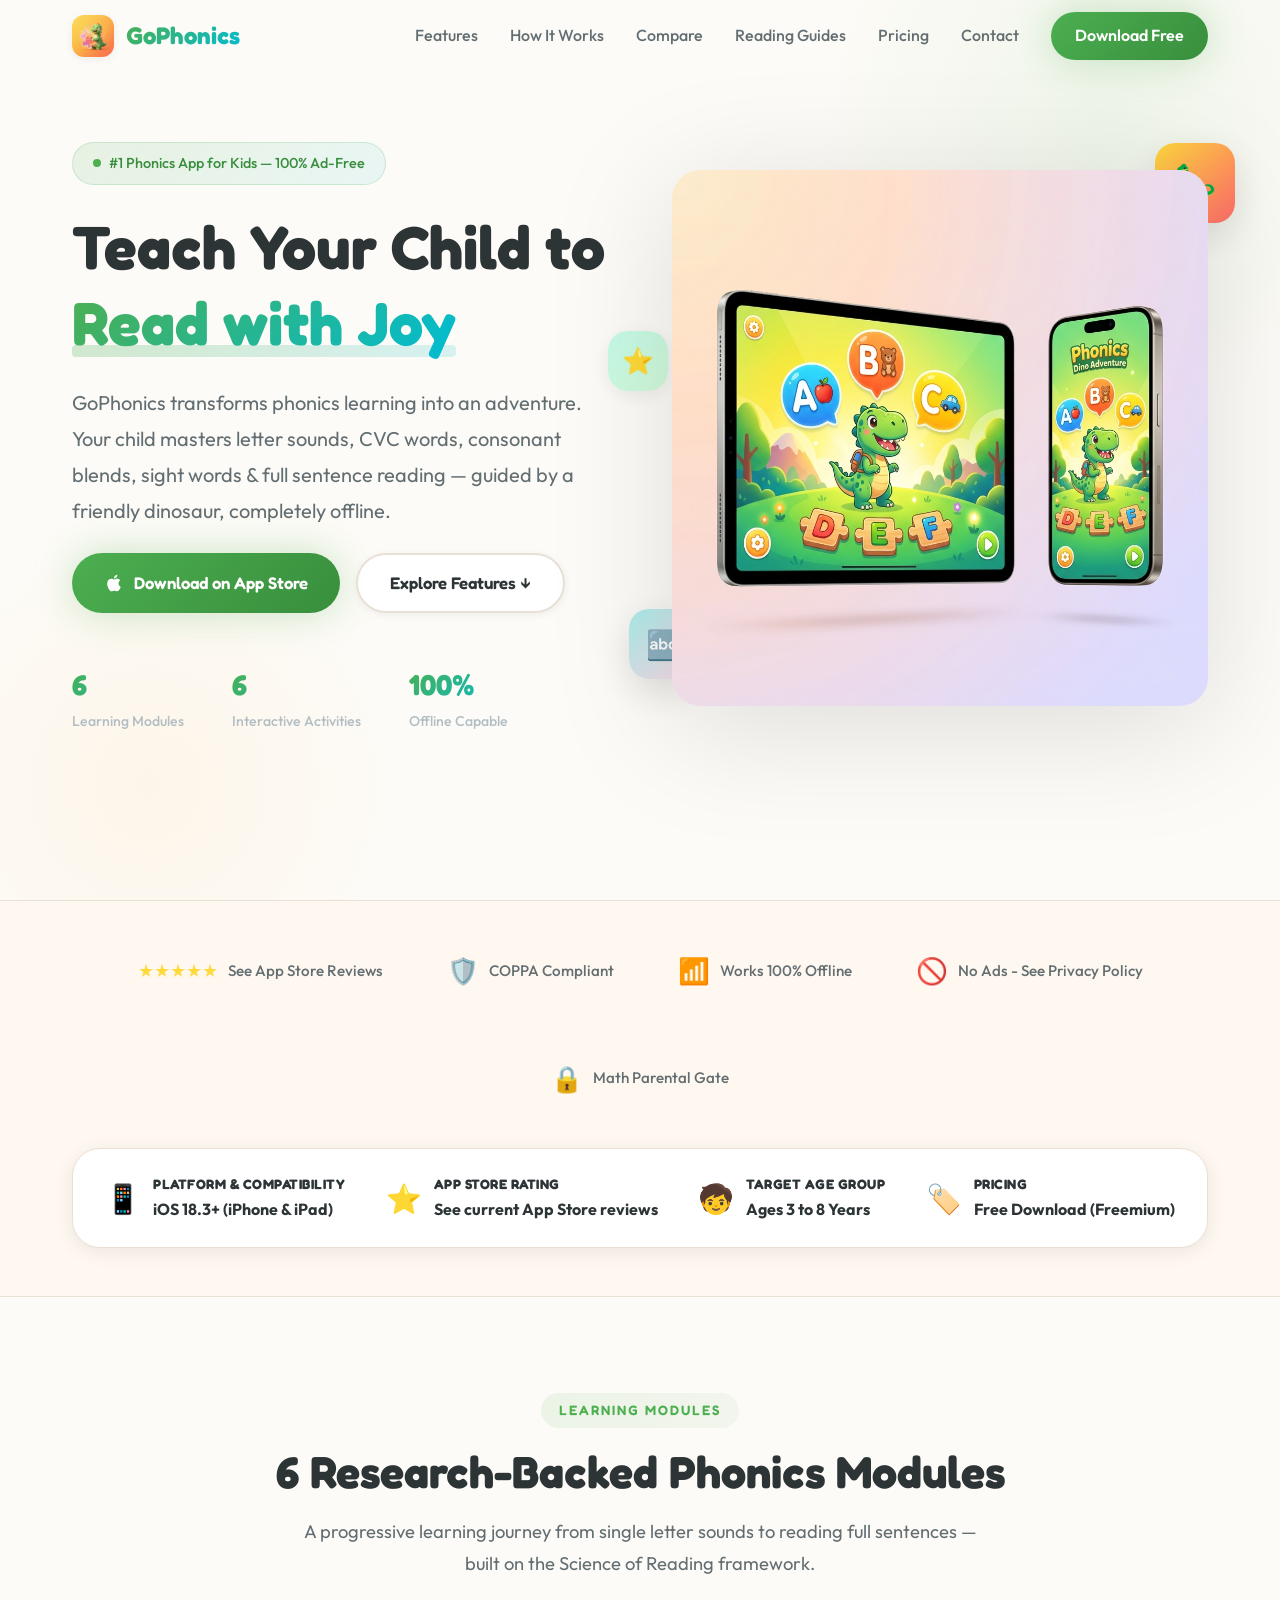
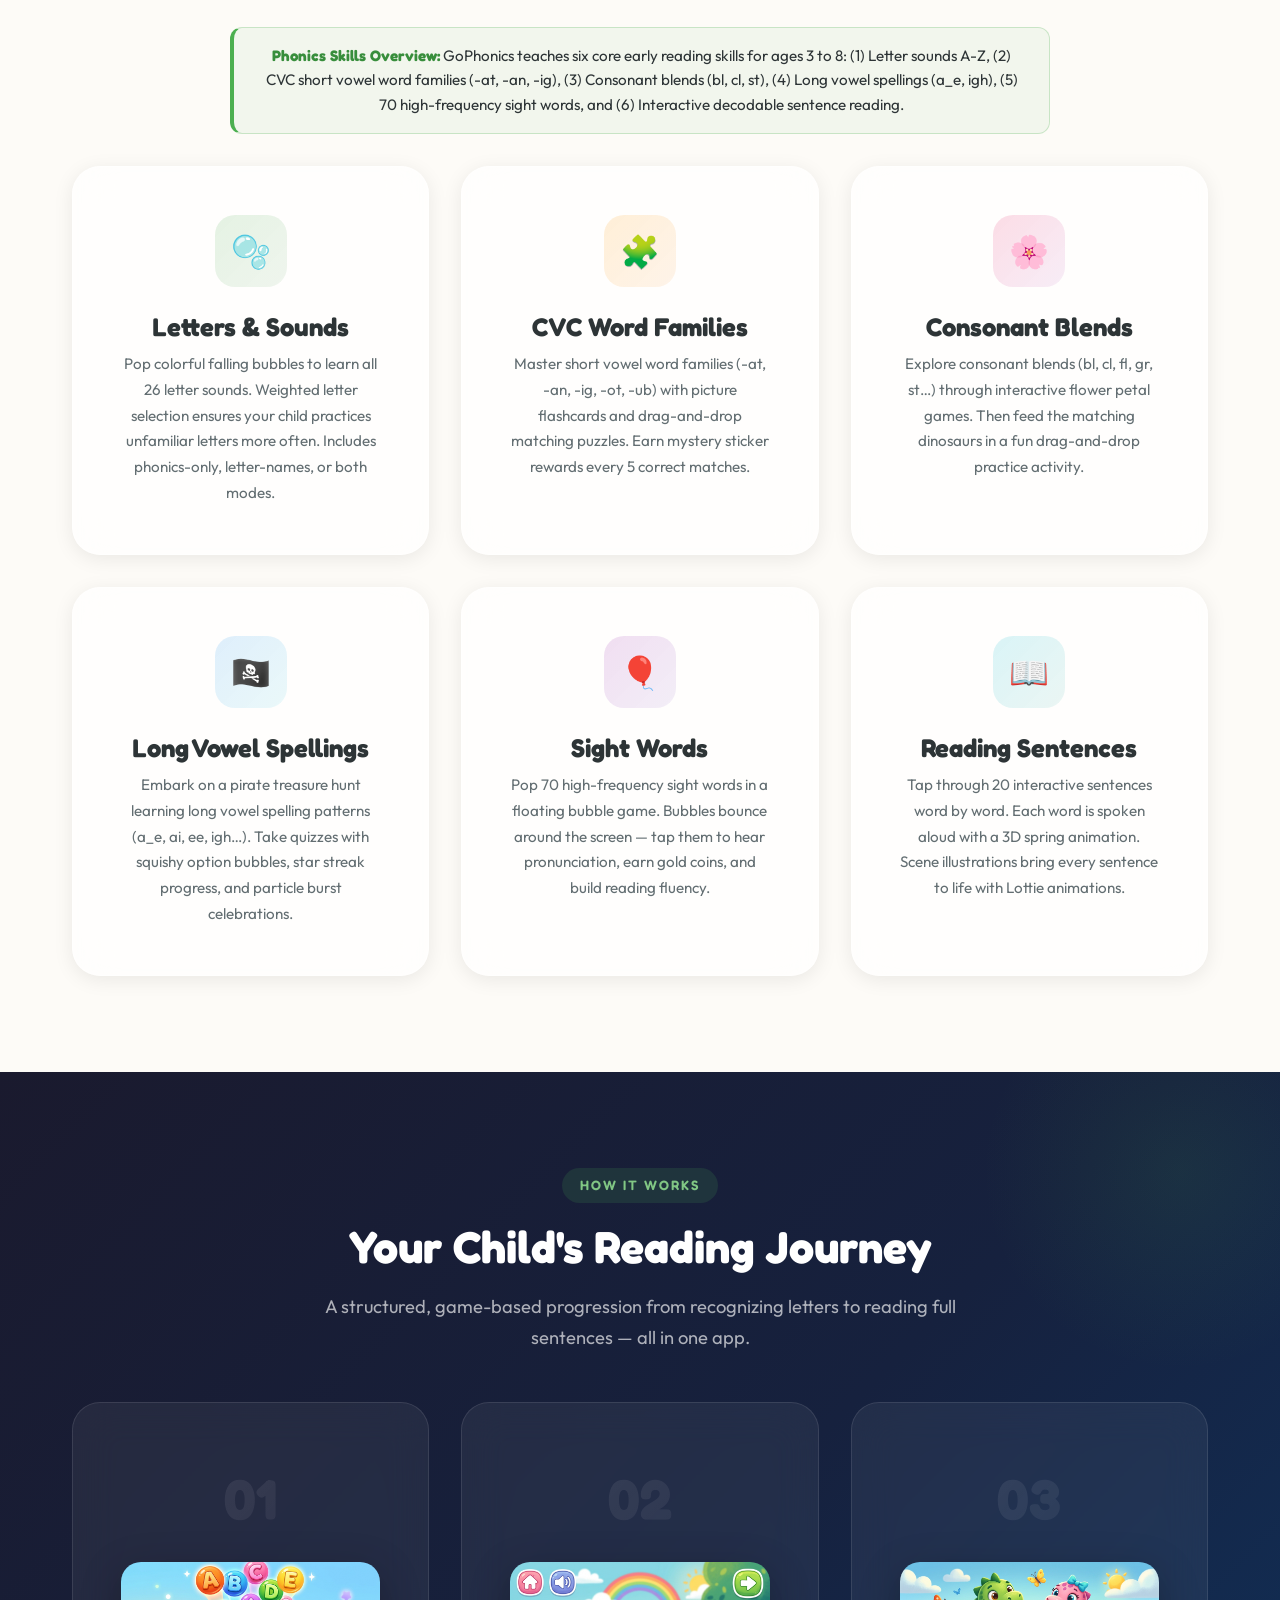
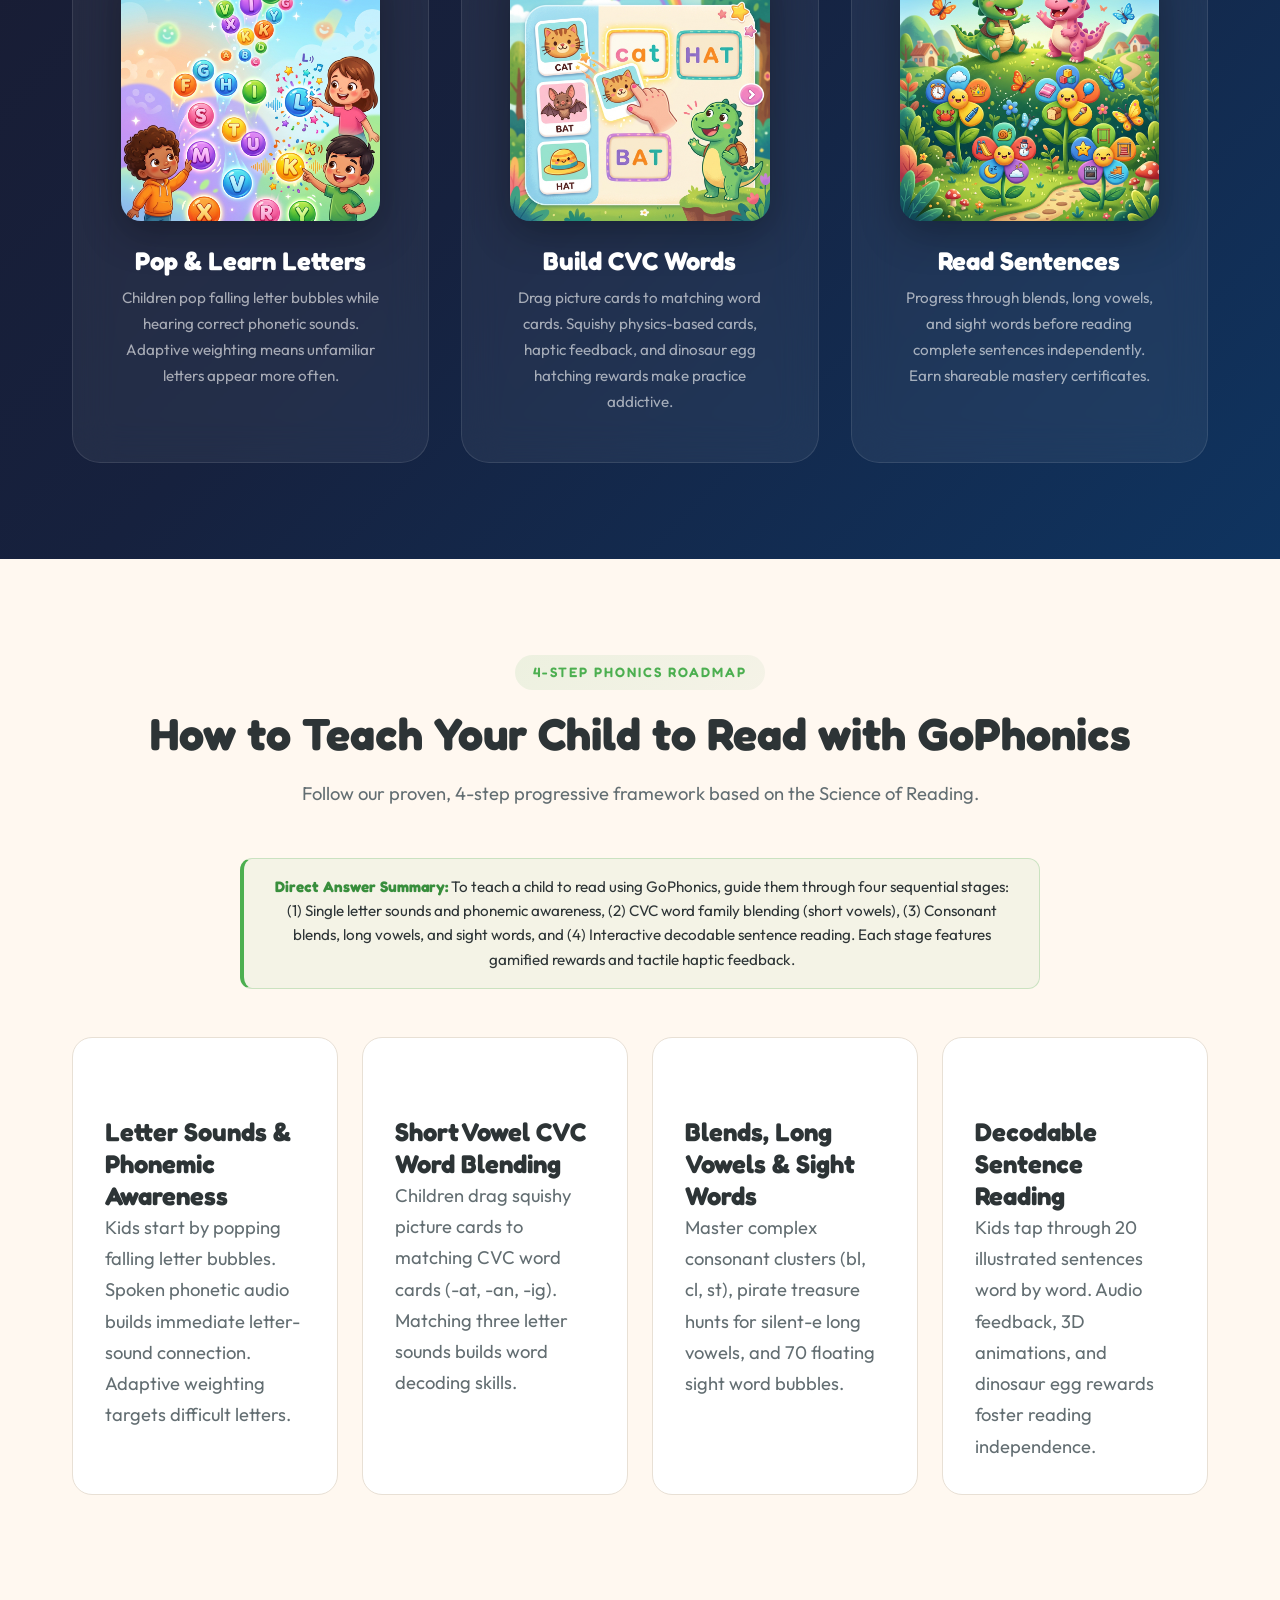
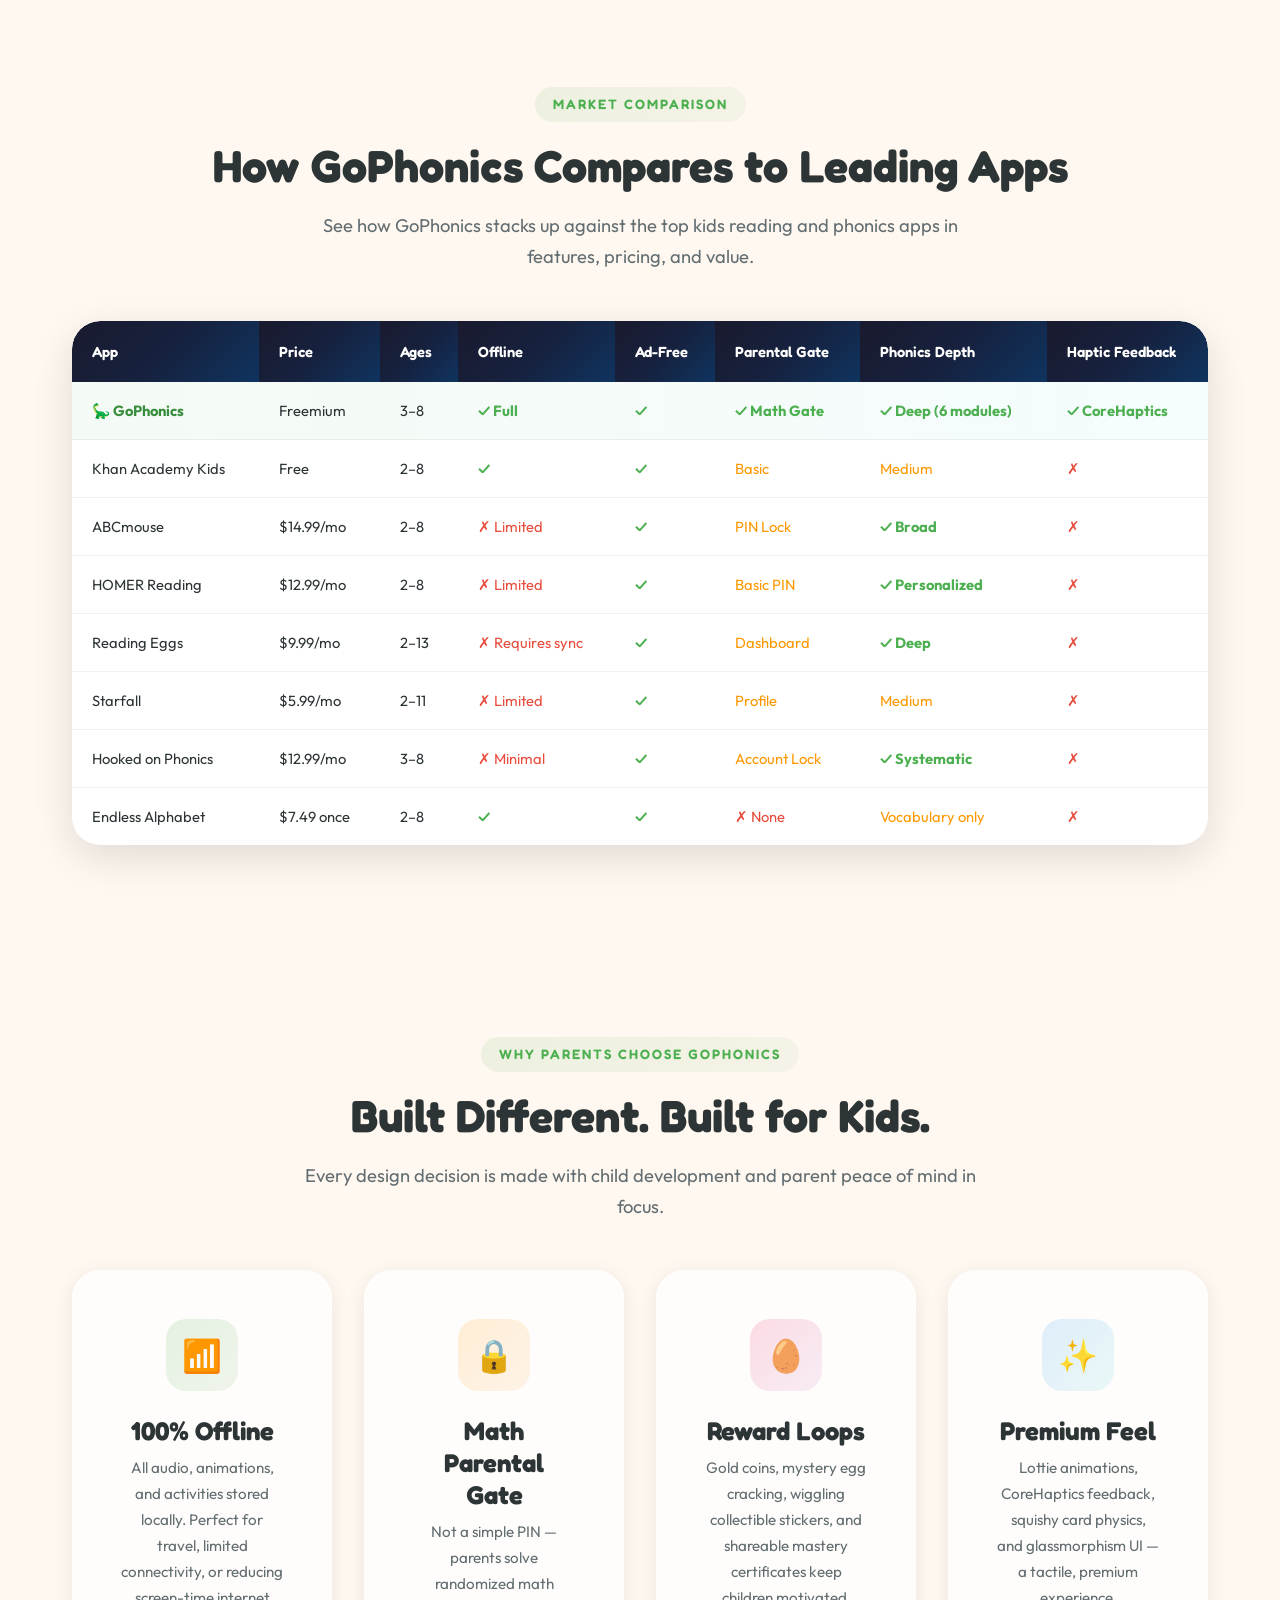
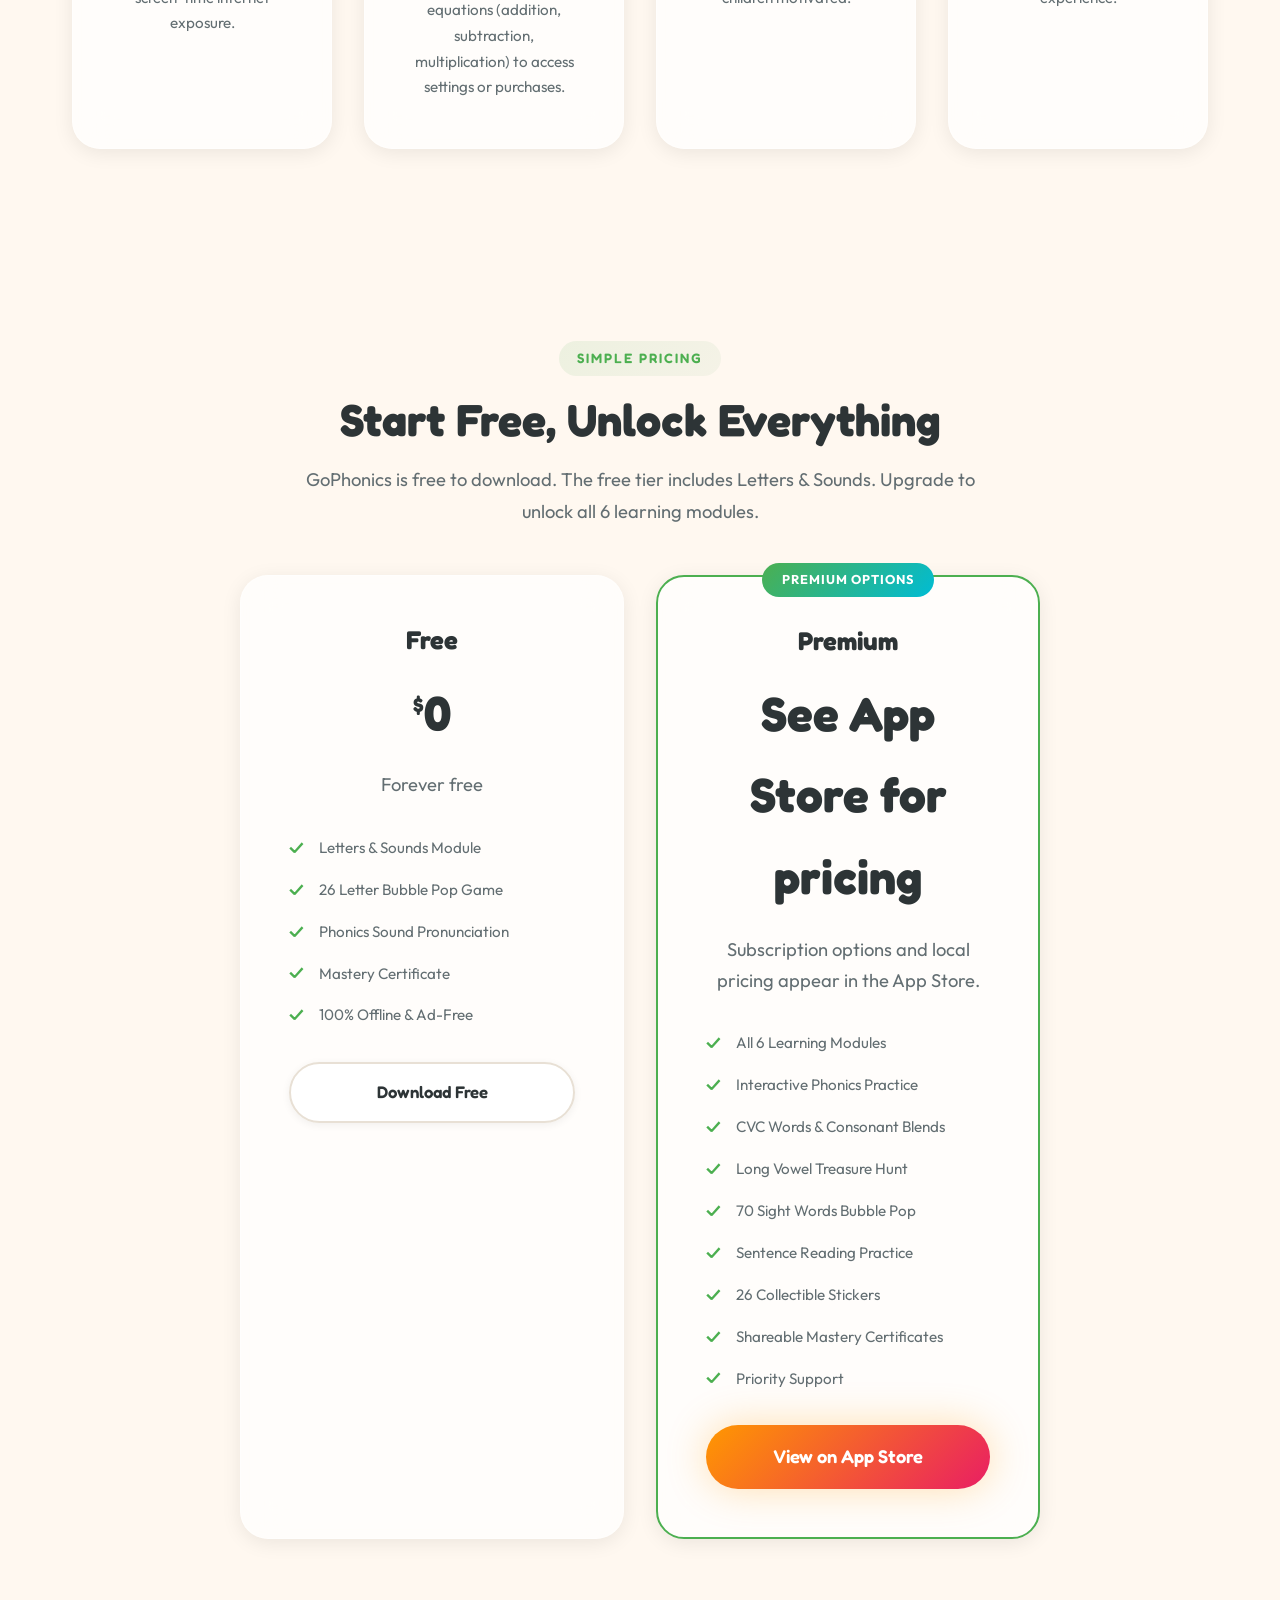
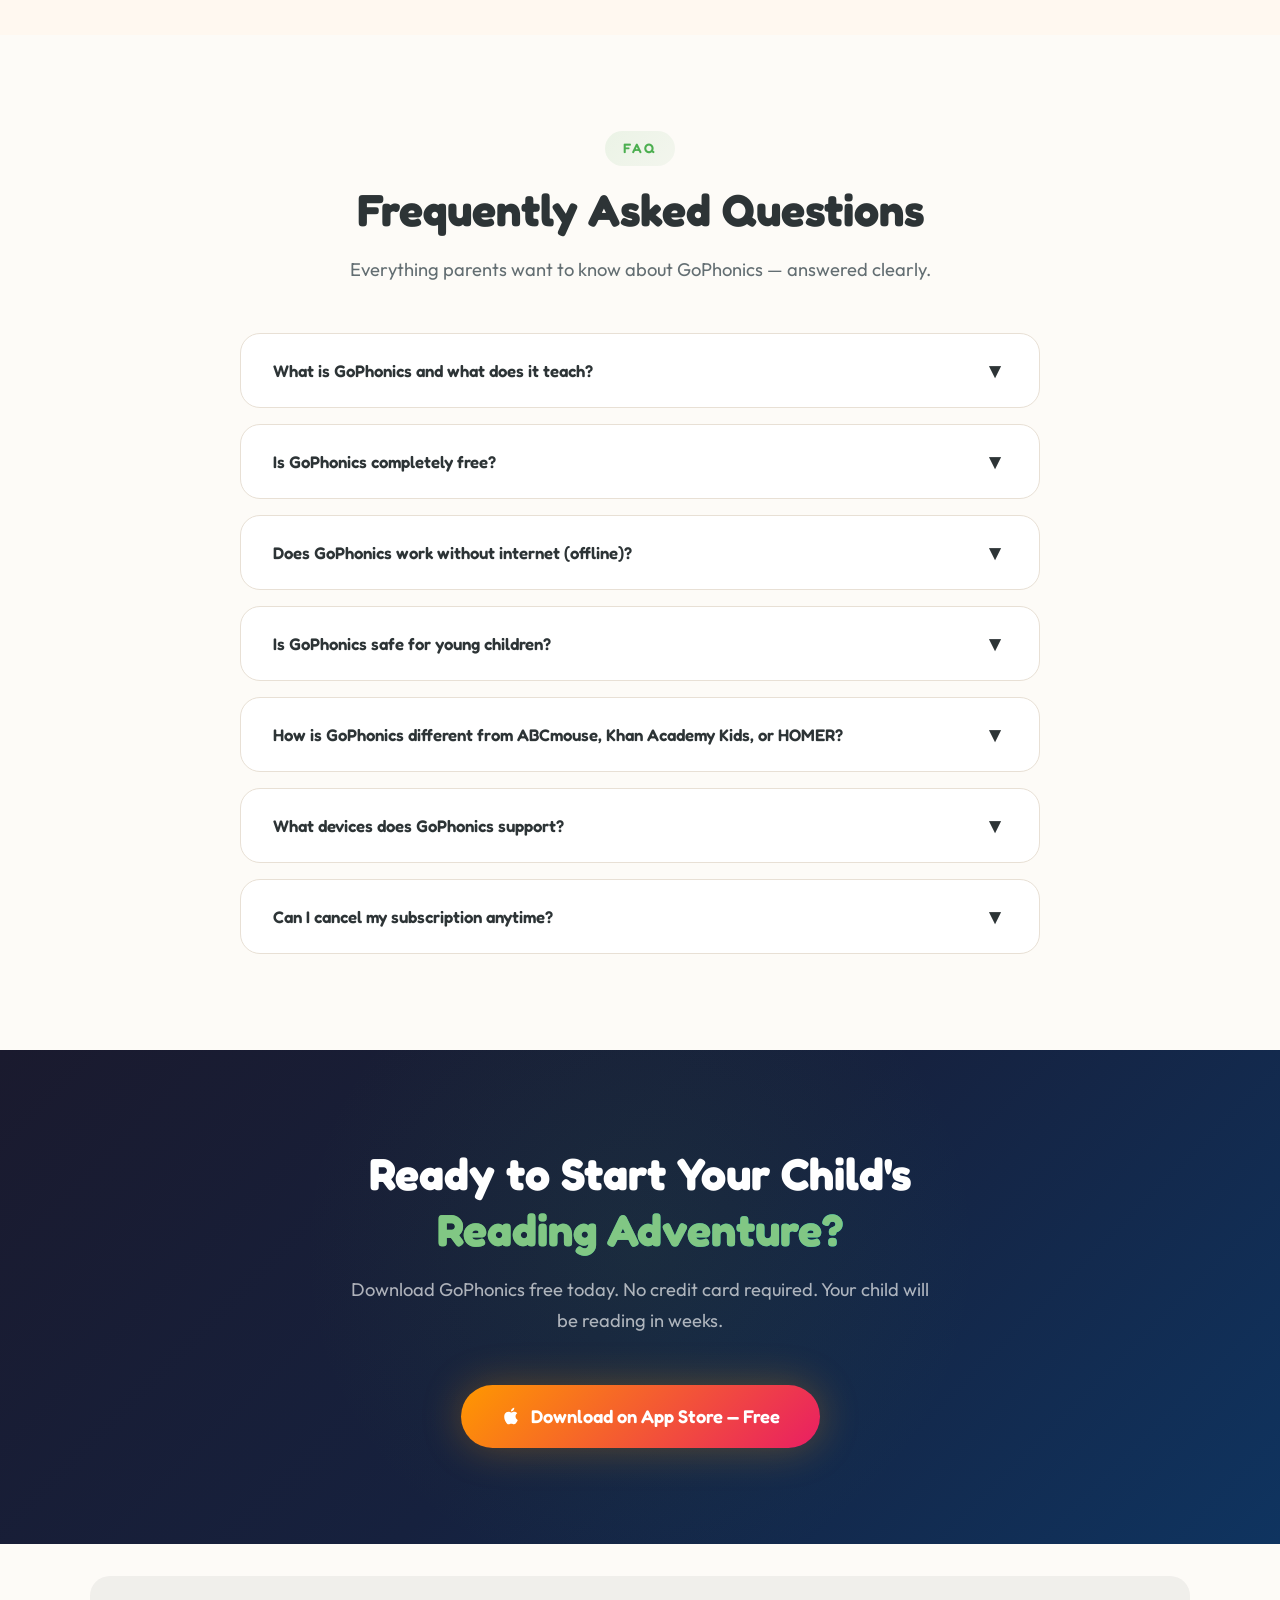
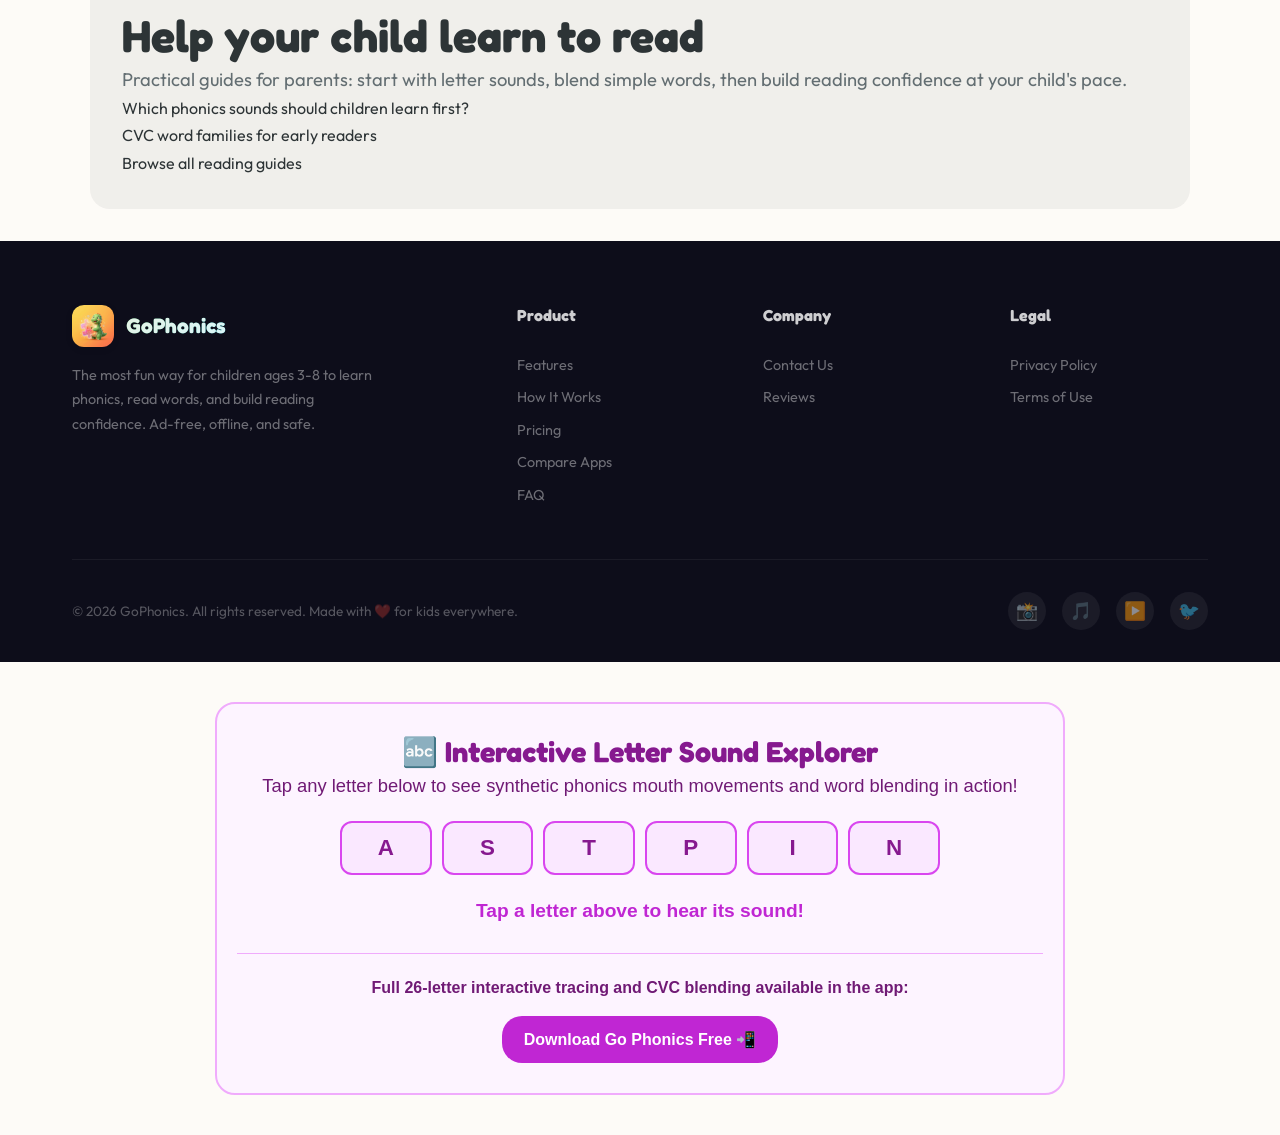
<file: index.html>
<!DOCTYPE html>
<html lang="en">
<head>
  <meta charset="UTF-8">
  <meta name="viewport" content="width=device-width, initial-scale=1.0">
  <meta http-equiv="X-UA-Compatible" content="ie=edge">
  <meta name="p:domain_verify" content="b6d16b6ae4ff59e33f4691bc04bf511b">

  <!-- Primary SEO Meta Tags -->
  <title>GoPhonics - Kids Phonics Learning App | Letters, CVC Words & Reading (Ages 3-8)</title>
  <meta name="description" content="GoPhonics is the iOS phonics app for children ages 3-8. Learn letter sounds, CVC words, consonant blends, sight words & reading sentences with fun dinosaur-guided games. Ad-free, offline, COPPA-compliant.">
  <meta name="keywords" content="phonics app for kids, learn to read app, ABC learning app, CVC words game, kids reading app, educational app toddlers, phonics games preschool, sight words app, consonant blends, GoPhonics">
  <meta name="author" content="GoPhonics">
  <meta name="robots" content="index, follow, max-snippet:-1, max-image-preview:large, max-video-preview:-1">

  <!-- Open Graph / Facebook -->
  <meta property="og:type" content="website">
  <meta property="og:url" content="https://themansigoel.github.io/go-phonics/">
  <meta property="og:title" content="GoPhonics - Kids Phonics Learning App for Ages 3-8">
  <meta property="og:description" content="Teach your child to read with GoPhonics! Interactive phonics games featuring letters, CVC words, consonant blends, sight words & reading. Ad-free & fully offline.">
  <meta property="og:image" content="assets/images/hero-mockup.png">
  <meta property="og:site_name" content="GoPhonics">

  <!-- Twitter -->
  <meta name="twitter:card" content="summary_large_image">
  <meta name="twitter:title" content="GoPhonics - Kids Phonics Learning App for Ages 3-8">
  <meta name="twitter:description" content="Teach your child to read with GoPhonics! Interactive phonics games featuring letters, CVC words, consonant blends, sight words & reading.">
  <meta name="twitter:image" content="assets/images/hero-mockup.png">

  <!-- Canonical & App Store Integration (ASO) -->
  <link rel="canonical" href="https://themansigoel.github.io/go-phonics/">
  <meta name="apple-itunes-app" content="app-id=6756431312">

  <!-- Search Engine Verification Tags (Google Search Console & Bing Webmaster) -->
  <!-- Replace YOUR_GOOGLE_VERIFICATION_CODE with your code from Google Search Console -->
  <!-- <meta name="google-site-verification" content="YOUR_GOOGLE_VERIFICATION_CODE"> -->
  <!-- <meta name="msvalidate.01" content="YOUR_BING_VERIFICATION_CODE"> -->

  <!-- Favicon -->
  <link rel="icon" type="image/png" href="assets/images/app-icon.png">
  <link rel="apple-touch-icon" href="assets/images/app-icon.png">

  <!-- CSS -->
  <link rel="stylesheet" href="assets/css/style.css">

  <!-- Structured Data: WebSite (SEO + GEO) -->
  <script type="application/ld+json">
  {
    "@context": "https://schema.org",
    "@type": "WebSite",
    "name": "GoPhonics",
    "alternateName": ["GoPhonics App", "Go Phonics Learn to Read"],
    "url": "https://themansigoel.github.io/go-phonics/"
  }
  </script>

  <!-- Structured Data: BreadcrumbList (SEO + AEO) -->
  <script type="application/ld+json">
  {
    "@context": "https://schema.org",
    "@type": "BreadcrumbList",
    "itemListElement": [
      {
        "@type": "ListItem",
        "position": 1,
        "name": "Home",
        "item": "https://themansigoel.github.io/go-phonics/"
      },
      {
        "@type": "ListItem",
        "position": 2,
        "name": "Features",
        "item": "https://themansigoel.github.io/go-phonics/#features"
      },
      {
        "@type": "ListItem",
        "position": 3,
        "name": "Pricing",
        "item": "https://themansigoel.github.io/go-phonics/#pricing"
      },
      {
        "@type": "ListItem",
        "position": 4,
        "name": "FAQ",
        "item": "https://themansigoel.github.io/go-phonics/#faq"
      }
    ]
  }
  </script>

  <!-- Structured Data: SoftwareApplication (SEO + AEO + GEO + ASO) -->
  <script type="application/ld+json">
  {
    "@context": "https://schema.org",
    "@type": "SoftwareApplication",
    "name": "GoPhonics — Learn to Read",
    "operatingSystem": "iOS 18.3 or later",
    "applicationCategory": "EducationalApplication",
    "description": "GoPhonics is an interactive iOS phonics learning app for children ages 3-8. Kids learn letter sounds, CVC word families, consonant blends, long vowel spellings, sight words, and reading sentences through gamified activities guided by a friendly dinosaur mascot.",
    "url": "https://themansigoel.github.io/go-phonics/",
    "downloadUrl": "https://apps.apple.com/app/go-phonics-kids-learn-to-read/id6756431312",
    "screenshot": "https://themansigoel.github.io/go-phonics/assets/images/hero-mockup.png",
    "softwareVersion": "1.9",
    "datePublished": "2025-01-01",
    "inLanguage": "en",
    "offers": {
      "@type": "Offer",
      "price": "0",
      "priceCurrency": "USD",
      "description": "Free to download with optional premium subscription (pricing shown in the App Store)"
    },
    "author": {
      "@type": "Organization",
      "name": "GoPhonics",
      "url": "https://themansigoel.github.io/go-phonics/"
    },
    "audience": {
      "@type": "EducationalAudience",
      "educationalRole": "student",
      "suggestedMinAge": 3,
      "suggestedMaxAge": 8
    },
    "featureList": [
      "Letters & Sounds Bubble Pop Game",
      "CVC Word Family Drag-and-Drop Puzzles",
      "Consonant Blends Flower & Dinosaur Feeding Games",
      "Long Vowel Treasure Hunt & Quiz",
      "70 Sight Words Floating Bubble Pop",
      "Interactive Decodable Reading Sentences",
      "Collectible Sticker Rewards",
      "Dinosaur Egg Hatching Animations",
      "Shareable Mastery Certificates",
      "Strict Math-Based Parental Gate",
      "100% Offline Capable",
      "Zero Ads"
    ],
    "isAccessibleForFree": true,
    "isFamilyFriendly": true,
    "contentRating": "Everyone"
  }
  </script>

  <!-- Structured Data: HowTo (AEO Voice & Answer Search) -->
  <script type="application/ld+json">
  {
    "@context": "https://schema.org",
    "@type": "HowTo",
    "name": "How to Teach Your Child to Read with GoPhonics",
    "description": "A 4-step progressive framework to take children aged 3 to 8 from recognizing single letters to reading full sentences independently using GoPhonics.",
    "step": [
      {
        "@type": "HowToStep",
        "position": 1,
        "name": "Master Letter Sounds & Phonemic Awareness",
        "text": "Start with the Letters & Sounds module. Children pop falling letter bubbles matching spoken phonetic sounds to build solid letter-sound association."
      },
      {
        "@type": "HowToStep",
        "position": 2,
        "name": "Blend Short Vowel CVC Words",
        "text": "Progress to CVC Word Families (-at, -an, -ig, -ot, -ub). Kids drag picture cards to matching word cards to learn sound blending."
      },
      {
        "@type": "HowToStep",
        "position": 3,
        "name": "Expand to Blends, Long Vowels & Sight Words",
        "text": "Practice consonant clusters (bl, cl, st), pirate treasure hunts for long vowels (a_e, igh), and pop 70 high-frequency sight word bubbles."
      },
      {
        "@type": "HowToStep",
        "position": 4,
        "name": "Read Full Decodable Sentences",
        "text": "Tap through 20 decodable sentences word-by-word with 3D audio feedback and Lottie animations to build independent reading confidence."
      }
    ]
  }
  </script>

  <!-- Structured Data: FAQPage (AEO Optimization) -->
  <script type="application/ld+json">
  {
    "@context": "https://schema.org",
    "@type": "FAQPage",
    "mainEntity": [
      {
        "@type": "Question",
        "name": "What is GoPhonics?",
        "acceptedAnswer": {
          "@type": "Answer",
          "text": "GoPhonics is an interactive iOS phonics learning app designed for children ages 3 to 8. It teaches letter sounds, CVC word families, consonant blends, long vowel spellings, sight words, and reading sentences through fun, gamified activities guided by a friendly dinosaur mascot. The app is 100% ad-free, works fully offline, and uses a strict math-based parental gate for child safety."
        }
      },
      {
        "@type": "Question",
        "name": "Is GoPhonics free to download?",
        "acceptedAnswer": {
          "@type": "Answer",
          "text": "Yes, GoPhonics is free to download from the App Store. The app offers a free tier covering the Letters & Sounds module. A premium subscription (pricing shown in the App Store) unlocks all 6 learning modules including CVC Words, Consonant Blends, Long Vowel Spellings, Sight Words, and Reading Sentences."
        }
      },
      {
        "@type": "Question",
        "name": "What age is GoPhonics best for?",
        "acceptedAnswer": {
          "@type": "Answer",
          "text": "GoPhonics is designed for children ages 3 to 8, covering preschool through early elementary school (2nd grade). The progressive difficulty — starting with letter recognition and advancing through CVC words, consonant blends, long vowels, sight words, and full sentence reading — makes it suitable for beginners and early readers."
        }
      },
      {
        "@type": "Question",
        "name": "Does GoPhonics work offline without internet?",
        "acceptedAnswer": {
          "@type": "Answer",
          "text": "Yes, GoPhonics works 100% offline. All learning activities, audio pronunciations, animations, and rewards are stored locally on the device. This makes it perfect for travel, flights, areas with limited connectivity, and parents who want to limit screen-time internet exposure."
        }
      },
      {
        "@type": "Question",
        "name": "How does GoPhonics compare to other phonics apps like Khan Academy Kids or ABCmouse?",
        "acceptedAnswer": {
          "@type": "Answer",
          "text": "GoPhonics differentiates itself with premium glassmorphism visuals, real-time CoreHaptics feedback, complete offline functionality, and a strict math-based parental gate. Unlike many general learning apps, GoPhonics focuses on phonics practice with tactile card interactions, dinosaur egg rewards, and shareable mastery certificates. See the App Store for current subscription terms."
        }
      },
      {
        "@type": "Question",
        "name": "Is GoPhonics safe for children? What parental controls does it have?",
        "acceptedAnswer": {
          "@type": "Answer",
          "text": "GoPhonics is designed with child safety as a priority. It contains no ads, no social features, and no external links accessible to children. The app uses a strict math-based parental gate where parents must solve randomized math equations (addition, subtraction, or multiplication) to access settings, subscriptions, or sharing features. All data is stored locally on the device with no personal information collected from children, fully complying with COPPA regulations."
        }
      },
      {
        "@type": "Question",
        "name": "What phonics skills does GoPhonics teach?",
        "acceptedAnswer": {
          "@type": "Answer",
          "text": "GoPhonics teaches 6 progressive phonics skills: (1) Letter Sounds — all 26 letter sounds with bubble popping, (2) CVC Word Families — short vowel word families like -at, -an, -ig with drag-and-drop puzzles, (3) Consonant Blends — bl, cl, fl, gr, etc. with flower petal games and dinosaur feeding, (4) Long Vowel Spellings — a_e, i_e, ai, ee, etc. with pirate treasure hunts, (5) Sight Words — 70 high-frequency words with floating bubble pop, (6) Reading Sentences — 20 interactive tap-to-read sentences."
        }
      }
    ]
  }
  </script>

  <!-- Structured Data: Organization -->
  <script type="application/ld+json">
  {
    "@context": "https://schema.org",
    "@type": "Organization",
    "name": "GoPhonics",
    "url": "https://themansigoel.github.io/go-phonics/",
    "logo": "https://themansigoel.github.io/go-phonics/assets/images/app-icon.png",
    "contactPoint": {
      "@type": "ContactPoint",
      "email": "themansigoel@gmail.com",
      "contactType": "Customer Support"
    }
  }
  </script>
</head>
<body>

  <!-- ============================================
       HEADER & NAVIGATION
       ============================================ -->
  <header class="site-header" id="site-header">
    <div class="header-inner">
      <a href="index.html" class="logo" aria-label="GoPhonics Home">
        <img src="assets/images/app-icon.png" alt="GoPhonics App Icon" width="42" height="42">
        <span>GoPhonics</span>
      </a>
      <nav class="nav-links" id="nav-links" aria-label="Main navigation">
        <a href="#features">Features</a>
        <a href="#how-it-works">How It Works</a>
        <a href="#comparison">Compare</a>
        <a href="guides/">Reading Guides</a>
        <a href="#pricing">Pricing</a>
        <a href="contact.html">Contact</a>
        <a href="https://apps.apple.com/app/go-phonics-kids-learn-to-read/id6756431312" class="nav-cta" id="header-download-btn">Download Free</a>
      </nav>
      <button class="menu-toggle" id="menu-toggle" aria-label="Toggle navigation menu">
        <span></span>
        <span></span>
        <span></span>
      </button>
    </div>
  </header>

  <!-- ============================================
       HERO SECTION
       ============================================ -->
  <section class="hero section" id="hero">
    <div class="floating-bubbles" aria-hidden="true" id="floating-bubbles"></div>
    <div class="container hero-inner">
      <div class="hero-content">
        <div class="hero-badge">
          <span class="badge-dot"></span>
          #1 Phonics App for Kids — 100% Ad-Free
        </div>
        <h1>
          Teach Your Child to
          <span class="highlight text-gradient">Read with Joy</span>
        </h1>
        <p class="hero-description">
          GoPhonics transforms phonics learning into an adventure. Your child masters letter sounds, CVC words, consonant blends, sight words & full sentence reading — guided by a friendly dinosaur, completely offline.
        </p>
        <div class="hero-actions">
          <a href="https://apps.apple.com/app/go-phonics-kids-learn-to-read/id6756431312" class="btn btn-primary" id="hero-download-btn">
            <svg class="btn-icon" viewBox="0 0 24 24" fill="currentColor"><path d="M18.71 19.5c-.83 1.24-1.71 2.45-3.05 2.47-1.34.03-1.77-.79-3.29-.79-1.53 0-2 .77-3.27.82-1.31.05-2.3-1.32-3.14-2.53C4.25 17 2.94 12.45 4.7 9.39c.87-1.52 2.43-2.48 4.12-2.51 1.28-.02 2.5.87 3.29.87.78 0 2.26-1.07 3.8-.91.65.03 2.47.26 3.64 1.98-.09.06-2.17 1.28-2.15 3.81.03 3.02 2.65 4.03 2.68 4.04-.03.07-.42 1.44-1.38 2.83M13 3.5c.73-.83 1.94-1.46 2.94-1.5.13 1.17-.34 2.35-1.04 3.19-.69.85-1.83 1.51-2.95 1.42-.15-1.15.41-2.35 1.05-3.11z"/></svg>
            Download on App Store
          </a>
          <a href="#features" class="btn btn-secondary">
            Explore Features ↓
          </a>
        </div>
        <div class="hero-stats">
          <div class="hero-stat">
            <span class="stat-number">6</span>
            <span class="stat-label">Learning Modules</span>
          </div>
          <div class="hero-stat">
            <span class="stat-number">6</span>
            <span class="stat-label">Interactive Activities</span>
          </div>
          <div class="hero-stat">
            <span class="stat-number">100%</span>
            <span class="stat-label">Offline Capable</span>
          </div>
        </div>
      </div>
      <div class="hero-visual">
        <img src="assets/images/hero-mockup.png" alt="GoPhonics app running on iPad and iPhone showing colorful letter bubbles and dinosaur mascot" class="hero-image" width="560" height="560" loading="eager">
        <div class="hero-float-1" aria-hidden="true">🦕</div>
        <div class="hero-float-2" aria-hidden="true">🔤</div>
        <div class="hero-float-3" aria-hidden="true">⭐</div>
      </div>
    </div>
  </section>

  <!-- ============================================
       SOCIAL PROOF & ASO APP STORE METADATA BAR
       ============================================ -->
  <section class="social-proof" aria-label="Social proof & App Store Specs">
    <div class="container">
      <div class="social-proof-inner">
        <div class="proof-item">
          <span class="proof-stars">★★★★★</span>
          <span>See App Store Reviews</span>
        </div>
        <div class="proof-item">
          <span class="proof-icon">🛡️</span>
          <span>COPPA Compliant</span>
        </div>
        <div class="proof-item">
          <span class="proof-icon">📶</span>
          <span>Works 100% Offline</span>
        </div>
        <div class="proof-item">
          <span class="proof-icon">🚫</span>
          <span>No Ads - See Privacy Policy</span>
        </div>
        <div class="proof-item">
          <span class="proof-icon">🔒</span>
          <span>Math Parental Gate</span>
        </div>
      </div>

      <!-- ASO iOS App Store Specs Card -->
      <div class="app-store-specs animate-on-scroll" id="aso-specs">
        <div class="app-spec-item">
          <span class="app-spec-icon">📱</span>
          <div>
            <div class="app-spec-title">Platform & Compatibility</div>
            <div class="app-spec-value">iOS 18.3+ (iPhone & iPad)</div>
          </div>
        </div>
        <div class="app-spec-item">
          <span class="app-spec-icon">⭐️</span>
          <div>
            <div class="app-spec-title">App Store Rating</div>
            <div class="app-spec-value">See current App Store reviews</div>
          </div>
        </div>
        <div class="app-spec-item">
          <span class="app-spec-icon">🧒</span>
          <div>
            <div class="app-spec-title">Target Age Group</div>
            <div class="app-spec-value">Ages 3 to 8 Years</div>
          </div>
        </div>
        <div class="app-spec-item">
          <span class="app-spec-icon">🏷️</span>
          <div>
            <div class="app-spec-title">Pricing</div>
            <div class="app-spec-value">Free Download (Freemium)</div>
          </div>
        </div>
      </div>
    </div>
  </section>

  <!-- ============================================
       FEATURES SECTION
       ============================================ -->
  <section class="features section" id="features">
    <div class="container">
      <div class="text-center">
        <span class="section-label">Learning Modules</span>
        <h2 class="section-title">6 Research-Backed Phonics Modules</h2>
        <p class="section-subtitle">
          A progressive learning journey from single letter sounds to reading full sentences — built on the Science of Reading framework.
        </p>
        <div class="direct-answer-box text-center" style="max-width: 820px; margin: var(--space-md) auto var(--space-xl);">
          <strong>Phonics Skills Overview:</strong> GoPhonics teaches six core early reading skills for ages 3 to 8: (1) Letter sounds A-Z, (2) CVC short vowel word families (-at, -an, -ig), (3) Consonant blends (bl, cl, st), (4) Long vowel spellings (a_e, igh), (5) 70 high-frequency sight words, and (6) Interactive decodable sentence reading.
        </div>
      </div>
      <div class="features-grid">
        <!-- Feature 1: Letters -->
        <article class="feature-card glass-card animate-on-scroll" id="feature-letters">
          <div class="feature-icon feature-icon-green">🫧</div>
          <h3>Letters & Sounds</h3>
          <p>Pop colorful falling bubbles to learn all 26 letter sounds. Weighted letter selection ensures your child practices unfamiliar letters more often. Includes phonics-only, letter-names, or both modes.</p>
        </article>

        <!-- Feature 2: CVC Words -->
        <article class="feature-card glass-card animate-on-scroll" id="feature-cvc">
          <div class="feature-icon feature-icon-orange">🧩</div>
          <h3>CVC Word Families</h3>
          <p>Master short vowel word families (-at, -an, -ig, -ot, -ub) with picture flashcards and drag-and-drop matching puzzles. Earn mystery sticker rewards every 5 correct matches.</p>
        </article>

        <!-- Feature 3: Blends -->
        <article class="feature-card glass-card animate-on-scroll" id="feature-blends">
          <div class="feature-icon feature-icon-pink">🌸</div>
          <h3>Consonant Blends</h3>
          <p>Explore consonant blends (bl, cl, fl, gr, st…) through interactive flower petal games. Then feed the matching dinosaurs in a fun drag-and-drop practice activity.</p>
        </article>

        <!-- Feature 4: Long Vowels -->
        <article class="feature-card glass-card animate-on-scroll" id="feature-long-vowels">
          <div class="feature-icon feature-icon-blue">🏴‍☠️</div>
          <h3>Long Vowel Spellings</h3>
          <p>Embark on a pirate treasure hunt learning long vowel spelling patterns (a_e, ai, ee, igh…). Take quizzes with squishy option bubbles, star streak progress, and particle burst celebrations.</p>
        </article>

        <!-- Feature 5: Sight Words -->
        <article class="feature-card glass-card animate-on-scroll" id="feature-sight-words">
          <div class="feature-icon feature-icon-purple">🎈</div>
          <h3>Sight Words</h3>
          <p>Pop 70 high-frequency sight words in a floating bubble game. Bubbles bounce around the screen — tap them to hear pronunciation, earn gold coins, and build reading fluency.</p>
        </article>

        <!-- Feature 6: Sentences -->
        <article class="feature-card glass-card animate-on-scroll" id="feature-sentences">
          <div class="feature-icon feature-icon-teal">📖</div>
          <h3>Reading Sentences</h3>
          <p>Tap through 20 interactive sentences word by word. Each word is spoken aloud with a 3D spring animation. Scene illustrations bring every sentence to life with Lottie animations.</p>
        </article>
      </div>
    </div>
  </section>

  <!-- ============================================
       HOW IT WORKS (Journey Visualization)
       ============================================ -->
  <section class="how-it-works section" id="how-it-works">
    <div class="container">
      <div class="text-center">
        <span class="section-label">How It Works</span>
        <h2 class="section-title" style="color: white;">Your Child's Reading Journey</h2>
        <p class="section-subtitle">
          A structured, game-based progression from recognizing letters to reading full sentences — all in one app.
        </p>
      </div>
      <div class="journey-steps">
        <article class="journey-step glass-card-dark animate-on-scroll">
          <div class="step-number">01</div>
          <img src="assets/images/feature-letters.png" alt="Letters and Sounds bubble pop game showing colorful letter bubbles with children interacting" class="step-image" width="280" height="280" loading="lazy">
          <h3>Pop & Learn Letters</h3>
          <p>Children pop falling letter bubbles while hearing correct phonetic sounds. Adaptive weighting means unfamiliar letters appear more often.</p>
        </article>
        <article class="journey-step glass-card-dark animate-on-scroll">
          <div class="step-number">02</div>
          <img src="assets/images/feature-cvc.png" alt="CVC word matching puzzle with cat, hat, bat picture cards and word cards" class="step-image" width="280" height="280" loading="lazy">
          <h3>Build CVC Words</h3>
          <p>Drag picture cards to matching word cards. Squishy physics-based cards, haptic feedback, and dinosaur egg hatching rewards make practice addictive.</p>
        </article>
        <article class="journey-step glass-card-dark animate-on-scroll">
          <div class="step-number">03</div>
          <img src="assets/images/feature-blends.png" alt="Consonant blends flower garden with dinosaur mascots and butterflies" class="step-image" width="280" height="280" loading="lazy">
          <h3>Read Sentences</h3>
          <p>Progress through blends, long vowels, and sight words before reading complete sentences independently. Earn shareable mastery certificates.</p>
        </article>
      </div>
    </div>
  </section>

  <!-- ============================================
       HOW-TO STEP-BY-STEP ROADMAP (AEO / Voice Search Optimized)
       ============================================ -->
  <section class="howto-section section" id="learning-roadmap" style="background: var(--color-bg-secondary);">
    <div class="container">
      <div class="text-center">
        <span class="section-label">4-Step Phonics Roadmap</span>
        <h2 class="section-title">How to Teach Your Child to Read with GoPhonics</h2>
        <p class="section-subtitle">
          Follow our proven, 4-step progressive framework based on the Science of Reading.
        </p>
      </div>

      <div class="direct-answer-box text-center" style="max-width: 800px; margin: 0 auto var(--space-xl);">
        <strong>Direct Answer Summary:</strong> To teach a child to read using GoPhonics, guide them through four sequential stages: (1) Single letter sounds and phonemic awareness, (2) CVC word family blending (short vowels), (3) Consonant blends, long vowels, and sight words, and (4) Interactive decodable sentence reading. Each stage features gamified rewards and tactile haptic feedback.
      </div>

      <div class="howto-grid">
        <article class="howto-card animate-on-scroll">
          <span class="howto-step-badge">Step 1</span>
          <h3>Letter Sounds & Phonemic Awareness</h3>
          <p>Kids start by popping falling letter bubbles. Spoken phonetic audio builds immediate letter-sound connection. Adaptive weighting targets difficult letters.</p>
        </article>

        <article class="howto-card animate-on-scroll">
          <span class="howto-step-badge">Step 2</span>
          <h3>Short Vowel CVC Word Blending</h3>
          <p>Children drag squishy picture cards to matching CVC word cards (-at, -an, -ig). Matching three letter sounds builds word decoding skills.</p>
        </article>

        <article class="howto-card animate-on-scroll">
          <span class="howto-step-badge">Step 3</span>
          <h3>Blends, Long Vowels & Sight Words</h3>
          <p>Master complex consonant clusters (bl, cl, st), pirate treasure hunts for silent-e long vowels, and 70 floating sight word bubbles.</p>
        </article>

        <article class="howto-card animate-on-scroll">
          <span class="howto-step-badge">Step 4</span>
          <h3>Decodable Sentence Reading</h3>
          <p>Kids tap through 20 illustrated sentences word by word. Audio feedback, 3D animations, and dinosaur egg rewards foster reading independence.</p>
        </article>
      </div>
    </div>
  </section>

  <!-- ============================================
       COMPARISON TABLE (SEO/AEO: Revenue & Feature Comparison)
       ============================================ -->
  <section class="comparison section" id="comparison">
    <div class="container">
      <div class="text-center">
        <span class="section-label">Market Comparison</span>
        <h2 class="section-title">How GoPhonics Compares to Leading Apps</h2>
        <p class="section-subtitle">
          See how GoPhonics stacks up against the top kids reading and phonics apps in features, pricing, and value.
        </p>
      </div>
      <div class="comparison-table-wrapper animate-on-scroll">
        <table class="comparison-table" id="comparison-table">
          <thead>
            <tr>
              <th>App</th>
              <th>Price</th>
              <th>Ages</th>
              <th>Offline</th>
              <th>Ad-Free</th>
              <th>Parental Gate</th>
              <th>Phonics Depth</th>
              <th>Haptic Feedback</th>
            </tr>
          </thead>
          <tbody>
            <tr class="highlight-row">
              <td>🦕 <strong>GoPhonics</strong></td>
              <td>Freemium</td>
              <td>3–8</td>
              <td><span class="check-icon">✓ Full</span></td>
              <td><span class="check-icon">✓</span></td>
              <td><span class="check-icon">✓ Math Gate</span></td>
              <td><span class="check-icon">✓ Deep (6 modules)</span></td>
              <td><span class="check-icon">✓ CoreHaptics</span></td>
            </tr>
            <tr>
              <td>Khan Academy Kids</td>
              <td>Free</td>
              <td>2–8</td>
              <td><span class="check-icon">✓</span></td>
              <td><span class="check-icon">✓</span></td>
              <td><span class="partial-icon">Basic</span></td>
              <td><span class="partial-icon">Medium</span></td>
              <td><span class="cross-icon">✗</span></td>
            </tr>
            <tr>
              <td>ABCmouse</td>
              <td>$14.99/mo</td>
              <td>2–8</td>
              <td><span class="cross-icon">✗ Limited</span></td>
              <td><span class="check-icon">✓</span></td>
              <td><span class="partial-icon">PIN Lock</span></td>
              <td><span class="check-icon">✓ Broad</span></td>
              <td><span class="cross-icon">✗</span></td>
            </tr>
            <tr>
              <td>HOMER Reading</td>
              <td>$12.99/mo</td>
              <td>2–8</td>
              <td><span class="cross-icon">✗ Limited</span></td>
              <td><span class="check-icon">✓</span></td>
              <td><span class="partial-icon">Basic PIN</span></td>
              <td><span class="check-icon">✓ Personalized</span></td>
              <td><span class="cross-icon">✗</span></td>
            </tr>
            <tr>
              <td>Reading Eggs</td>
              <td>$9.99/mo</td>
              <td>2–13</td>
              <td><span class="cross-icon">✗ Requires sync</span></td>
              <td><span class="check-icon">✓</span></td>
              <td><span class="partial-icon">Dashboard</span></td>
              <td><span class="check-icon">✓ Deep</span></td>
              <td><span class="cross-icon">✗</span></td>
            </tr>
            <tr>
              <td>Starfall</td>
              <td>$5.99/mo</td>
              <td>2–11</td>
              <td><span class="cross-icon">✗ Limited</span></td>
              <td><span class="check-icon">✓</span></td>
              <td><span class="partial-icon">Profile</span></td>
              <td><span class="partial-icon">Medium</span></td>
              <td><span class="cross-icon">✗</span></td>
            </tr>
            <tr>
              <td>Hooked on Phonics</td>
              <td>$12.99/mo</td>
              <td>3–8</td>
              <td><span class="cross-icon">✗ Minimal</span></td>
              <td><span class="check-icon">✓</span></td>
              <td><span class="partial-icon">Account Lock</span></td>
              <td><span class="check-icon">✓ Systematic</span></td>
              <td><span class="cross-icon">✗</span></td>
            </tr>
            <tr>
              <td>Endless Alphabet</td>
              <td>$7.49 once</td>
              <td>2–8</td>
              <td><span class="check-icon">✓</span></td>
              <td><span class="check-icon">✓</span></td>
              <td><span class="cross-icon">✗ None</span></td>
              <td><span class="partial-icon">Vocabulary only</span></td>
              <td><span class="cross-icon">✗</span></td>
            </tr>
          </tbody>
        </table>
      </div>
    </div>
  </section>

  <!-- ============================================
       UNIQUE VALUE PROPS (AEO/GEO Optimized Content)
       ============================================ -->
  <section class="features section" id="why-gophonics" style="background: var(--color-bg-secondary);">
    <div class="container">
      <div class="text-center">
        <span class="section-label">Why Parents Choose GoPhonics</span>
        <h2 class="section-title">Built Different. Built for Kids.</h2>
        <p class="section-subtitle">
          Every design decision is made with child development and parent peace of mind in focus.
        </p>
      </div>
      <div class="features-grid" style="grid-template-columns: repeat(4, 1fr);">
        <article class="feature-card glass-card animate-on-scroll">
          <div class="feature-icon feature-icon-green">📶</div>
          <h3>100% Offline</h3>
          <p>All audio, animations, and activities stored locally. Perfect for travel, limited connectivity, or reducing screen-time internet exposure.</p>
        </article>
        <article class="feature-card glass-card animate-on-scroll">
          <div class="feature-icon feature-icon-orange">🔒</div>
          <h3>Math Parental Gate</h3>
          <p>Not a simple PIN — parents solve randomized math equations (addition, subtraction, multiplication) to access settings or purchases.</p>
        </article>
        <article class="feature-card glass-card animate-on-scroll">
          <div class="feature-icon feature-icon-pink">🥚</div>
          <h3>Reward Loops</h3>
          <p>Gold coins, mystery egg cracking, wiggling collectible stickers, and shareable mastery certificates keep children motivated.</p>
        </article>
        <article class="feature-card glass-card animate-on-scroll">
          <div class="feature-icon feature-icon-blue">✨</div>
          <h3>Premium Feel</h3>
          <p>Lottie animations, CoreHaptics feedback, squishy card physics, and glassmorphism UI — a tactile, premium experience.</p>
        </article>
      </div>
    </div>
  </section>

  <!-- ============================================
       TESTIMONIALS
       ============================================ -->


  <!-- ============================================
       PRICING SECTION
       ============================================ -->
  <section class="pricing section" id="pricing">
    <div class="container">
      <div class="text-center">
        <span class="section-label">Simple Pricing</span>
        <h2 class="section-title">Start Free, Unlock Everything</h2>
        <p class="section-subtitle">
          GoPhonics is free to download. The free tier includes Letters & Sounds. Upgrade to unlock all 6 learning modules.
        </p>
      </div>
      <div class="pricing-cards">
        <article class="pricing-card glass-card animate-on-scroll" id="pricing-free">
          <h3>Free</h3>
          <div class="pricing-amount">
            <span class="currency">$</span>0
          </div>
          <p style="color: var(--color-text-secondary); margin-bottom: 0;">Forever free</p>
          <ul class="pricing-features">
            <li>Letters & Sounds Module</li>
            <li>26 Letter Bubble Pop Game</li>
            <li>Phonics Sound Pronunciation</li>
            <li>Mastery Certificate</li>
            <li>100% Offline & Ad-Free</li>
          </ul>
          <a href="https://apps.apple.com/app/go-phonics-kids-learn-to-read/id6756431312" class="btn btn-secondary" style="width: 100%;">Download Free</a>
        </article>
        <article class="pricing-card glass-card featured animate-on-scroll" id="pricing-premium">
          <div class="pricing-badge">Premium Options</div>
          <h3>Premium</h3>
          <div class="pricing-amount">
            See App Store for pricing
          </div>
          <p style="color: var(--color-text-secondary); margin-bottom: 0;">Subscription options and local pricing appear in the App Store.</p>
          <ul class="pricing-features">
            <li>All 6 Learning Modules</li>
            <li>Interactive Phonics Practice</li>
            <li>CVC Words & Consonant Blends</li>
            <li>Long Vowel Treasure Hunt</li>
            <li>70 Sight Words Bubble Pop</li>
            <li>Sentence Reading Practice</li>
            <li>26 Collectible Stickers</li>
            <li>Shareable Mastery Certificates</li>
            <li>Priority Support</li>
          </ul>
          <a href="https://apps.apple.com/app/go-phonics-kids-learn-to-read/id6756431312" class="btn btn-cta" style="width: 100%;">View on App Store</a>
        </article>
      </div>
    </div>
  </section>

  <!-- ============================================
       FAQ SECTION (AEO / GEO Optimized)
       ============================================ -->
  <section class="faq section" id="faq">
    <div class="container">
      <div class="text-center">
        <span class="section-label">FAQ</span>
        <h2 class="section-title">Frequently Asked Questions</h2>
        <p class="section-subtitle">
          Everything parents want to know about GoPhonics — answered clearly.
        </p>
      </div>
      <div class="faq-grid" itemscope itemtype="https://schema.org/FAQPage">
        <!-- FAQ 1 -->
        <div class="faq-item" id="faq-1" itemscope itemprop="mainEntity" itemtype="https://schema.org/Question">
          <button class="faq-question" aria-expanded="false" aria-controls="faq-answer-1">
            <span itemprop="name">What is GoPhonics and what does it teach?</span>
            <span class="faq-arrow">▼</span>
          </button>
          <div class="faq-answer" id="faq-answer-1" itemscope itemprop="acceptedAnswer" itemtype="https://schema.org/Answer">
            <div class="faq-answer-inner" itemprop="text">
              <p>GoPhonics is an interactive iOS phonics learning app for children ages 3 to 8. It teaches 6 progressive phonics skills: letter sounds (A-Z), CVC word families (short vowel words like cat, hat, pig), consonant blends (bl, cl, fl, gr), long vowel spelling patterns (a_e, ai, ee, igh), 70 high-frequency sight words, and reading complete sentences. Every lesson uses gamified activities like bubble popping, drag-and-drop puzzles, treasure hunts, and dinosaur feeding games.</p>
            </div>
          </div>
        </div>

        <!-- FAQ 2 -->
        <div class="faq-item" id="faq-2" itemscope itemprop="mainEntity" itemtype="https://schema.org/Question">
          <button class="faq-question" aria-expanded="false" aria-controls="faq-answer-2">
            <span itemprop="name">Is GoPhonics completely free?</span>
            <span class="faq-arrow">▼</span>
          </button>
          <div class="faq-answer" id="faq-answer-2" itemscope itemprop="acceptedAnswer" itemtype="https://schema.org/Answer">
            <div class="faq-answer-inner" itemprop="text">
              <p>GoPhonics is free to download and includes the complete Letters & Sounds module at no cost. The premium subscription (pricing shown in the App Store) unlocks all 6 learning modules. There are no ads, no hidden fees, and no in-app purchases that children can access — all subscription actions are protected behind a math-based parental gate.</p>
            </div>
          </div>
        </div>

        <!-- FAQ 3 -->
        <div class="faq-item" id="faq-3" itemscope itemprop="mainEntity" itemtype="https://schema.org/Question">
          <button class="faq-question" aria-expanded="false" aria-controls="faq-answer-3">
            <span itemprop="name">Does GoPhonics work without internet (offline)?</span>
            <span class="faq-arrow">▼</span>
          </button>
          <div class="faq-answer" id="faq-answer-3" itemscope itemprop="acceptedAnswer" itemtype="https://schema.org/Answer">
            <div class="faq-answer-inner" itemprop="text">
              <p>Yes! GoPhonics works 100% offline. All learning content — audio pronunciations, animations, game mechanics, and rewards — is stored locally on your device. No internet is ever needed to play. This makes GoPhonics ideal for travel, areas with limited connectivity, and parents who want to minimize their child's internet exposure.</p>
            </div>
          </div>
        </div>

        <!-- FAQ 4 -->
        <div class="faq-item" id="faq-4" itemscope itemprop="mainEntity" itemtype="https://schema.org/Question">
          <button class="faq-question" aria-expanded="false" aria-controls="faq-answer-4">
            <span itemprop="name">Is GoPhonics safe for young children?</span>
            <span class="faq-arrow">▼</span>
          </button>
          <div class="faq-answer" id="faq-answer-4" itemscope itemprop="acceptedAnswer" itemtype="https://schema.org/Answer">
            <div class="faq-answer-inner" itemprop="text">
              <p>Absolutely. GoPhonics is designed with child safety as the top priority. It contains zero ads, no social features, no external links, and no data collection from children (COPPA compliant). The app uses a unique math-based parental gate — parents must solve randomized arithmetic problems (addition, subtraction, multiplication) to access settings, share features, or manage subscriptions. This is significantly harder for children to bypass compared to standard PIN locks or "hold for 3 seconds" gates used by competitors.</p>
            </div>
          </div>
        </div>

        <!-- FAQ 5 -->
        <div class="faq-item" id="faq-5" itemscope itemprop="mainEntity" itemtype="https://schema.org/Question">
          <button class="faq-question" aria-expanded="false" aria-controls="faq-answer-5">
            <span itemprop="name">How is GoPhonics different from ABCmouse, Khan Academy Kids, or HOMER?</span>
            <span class="faq-arrow">▼</span>
          </button>
          <div class="faq-answer" id="faq-answer-5" itemscope itemprop="acceptedAnswer" itemtype="https://schema.org/Answer">
            <div class="faq-answer-inner" itemprop="text">
              <p>GoPhonics focuses on hands-on letter sounds, CVC words, sight words, and sentence reading. Children can practice offline, and a parental gate protects purchasing flows. Explore the modules in the app to see whether its learning style fits your child.</p>
            </div>
          </div>
        </div>

        <!-- FAQ 6 -->
        <div class="faq-item" id="faq-6" itemscope itemprop="mainEntity" itemtype="https://schema.org/Question">
          <button class="faq-question" aria-expanded="false" aria-controls="faq-answer-6">
            <span itemprop="name">What devices does GoPhonics support?</span>
            <span class="faq-arrow">▼</span>
          </button>
          <div class="faq-answer" id="faq-answer-6" itemscope itemprop="acceptedAnswer" itemtype="https://schema.org/Answer">
            <div class="faq-answer-inner" itemprop="text">
              <p>GoPhonics is available on iPhone and iPad running iOS 18.3 or later. The app is optimized for both landscape orientations on iPad (4:3 aspect ratio) and iPhone (19.5:9 aspect ratio) with adaptive layouts that scale perfectly across all screen sizes.</p>
            </div>
          </div>
        </div>

        <!-- FAQ 7 -->
        <div class="faq-item" id="faq-7" itemscope itemprop="mainEntity" itemtype="https://schema.org/Question">
          <button class="faq-question" aria-expanded="false" aria-controls="faq-answer-7">
            <span itemprop="name">Can I cancel my subscription anytime?</span>
            <span class="faq-arrow">▼</span>
          </button>
          <div class="faq-answer" id="faq-answer-7" itemscope itemprop="acceptedAnswer" itemtype="https://schema.org/Answer">
            <div class="faq-answer-inner" itemprop="text">
              <p>Yes, you can cancel your GoPhonics subscription at any time through your Apple App Store settings. There are no cancellation fees, no lengthy processes, and no dark patterns. After cancellation, you retain access until the end of your current billing period. The free Letters & Sounds module remains available forever.</p>
            </div>
          </div>
        </div>
      </div>
    </div>
  </section>

  <!-- ============================================
       FINAL CTA
       ============================================ -->
  <section class="cta-section section" id="download">
    <div class="container">
      <div class="cta-content">
        <h2>Ready to Start Your Child's<br><span class="text-gradient" style="-webkit-text-fill-color: #81C784;">Reading Adventure?</span></h2>
        <p>Download GoPhonics free today. No credit card required. Your child will be reading in weeks.</p>
        <div class="cta-actions">
          <a href="https://apps.apple.com/app/go-phonics-kids-learn-to-read/id6756431312" class="btn btn-cta" id="footer-download-btn">
            <svg class="btn-icon" viewBox="0 0 24 24" fill="currentColor"><path d="M18.71 19.5c-.83 1.24-1.71 2.45-3.05 2.47-1.34.03-1.77-.79-3.29-.79-1.53 0-2 .77-3.27.82-1.31.05-2.3-1.32-3.14-2.53C4.25 17 2.94 12.45 4.7 9.39c.87-1.52 2.43-2.48 4.12-2.51 1.28-.02 2.5.87 3.29.87.78 0 2.26-1.07 3.8-.91.65.03 2.47.26 3.64 1.98-.09.06-2.17 1.28-2.15 3.81.03 3.02 2.65 4.03 2.68 4.04-.03.07-.42 1.44-1.38 2.83M13 3.5c.73-.83 1.94-1.46 2.94-1.5.13 1.17-.34 2.35-1.04 3.19-.69.85-1.83 1.51-2.95 1.42-.15-1.15.41-2.35 1.05-3.11z"/></svg>
            Download on App Store — Free
          </a>
        </div>
      </div>
    </div>
  </section>

  <!-- ============================================
       FOOTER
       ============================================ -->
      <section class="container" aria-labelledby="reading-guides-title" style="max-width: 1100px; margin: 2rem auto; padding: 2rem; border-radius: 20px; background: rgba(127,127,127,.1);">
    <h2 id="reading-guides-title">Help your child learn to read</h2>
    <p>Practical guides for parents: start with letter sounds, blend simple words, then build reading confidence at your child's pace.</p>
    <ul>
    <li><a href="guides/phonics-sounds-order-a-to-z.html">Which phonics sounds should children learn first?</a></li>
    <li><a href="guides/cvc-words-list-kindergarten.html">CVC word families for early readers</a></li>
    <li><a href="guides/">Browse all reading guides</a></li>
    </ul>
    </section>
<footer class="site-footer">
    <div class="container">
      <div class="footer-grid">
        <div class="footer-brand">
          <a href="index.html" class="logo">
            <img src="assets/images/app-icon.png" alt="GoPhonics" width="42" height="42">
            <span>GoPhonics</span>
          </a>
          <p>The most fun way for children ages 3-8 to learn phonics, read words, and build reading confidence. Ad-free, offline, and safe.</p>
        </div>
        <div class="footer-column">
          <h4>Product</h4>
          <a href="#features">Features</a>
          <a href="#how-it-works">How It Works</a>
          <a href="#pricing">Pricing</a>
          <a href="#comparison">Compare Apps</a>
          <a href="#faq">FAQ</a>
        </div>
        <div class="footer-column">
          <h4>Company</h4>
          <a href="contact.html">Contact Us</a>
          <a href="https://apps.apple.com/app/go-phonics-kids-learn-to-read/id6756431312#see-all/reviews">Reviews</a>
        </div>
        <div class="footer-column">
          <h4>Legal</h4>
          <a href="privacy.html">Privacy Policy</a>
          <a href="https://www.apple.com/legal/internet-services/itunes/dev/stdeula/">Terms of Use</a>
        </div>
      </div>
      <div class="footer-bottom">
        <p>&copy; 2026 GoPhonics. All rights reserved. Made with ❤️ for kids everywhere.</p>
        <div class="footer-social">
          <a href="#" aria-label="Instagram">📸</a>
          <a href="#" aria-label="TikTok">🎵</a>
          <a href="#" aria-label="YouTube">▶️</a>
          <a href="#" aria-label="Twitter">🐦</a>
        </div>
      </div>
    </div>
  </footer>

  <!-- ============================================
       JAVASCRIPT
       ============================================ -->
  <script>
    // --- Header scroll effect ---
    const header = document.getElementById('site-header');
    window.addEventListener('scroll', () => {
      header.classList.toggle('scrolled', window.scrollY > 50);
    });

    // --- Mobile menu toggle ---
    const menuToggle = document.getElementById('menu-toggle');
    const navLinks = document.getElementById('nav-links');
    menuToggle.addEventListener('click', () => {
      menuToggle.classList.toggle('active');
      navLinks.classList.toggle('active');
    });
    // Close menu on link click
    navLinks.querySelectorAll('a').forEach(link => {
      link.addEventListener('click', () => {
        menuToggle.classList.remove('active');
        navLinks.classList.remove('active');
      });
    });

    // --- FAQ accordion ---
    document.querySelectorAll('.faq-question').forEach(btn => {
      btn.addEventListener('click', () => {
        const item = btn.parentElement;
        const isActive = item.classList.contains('active');

        // Close all
        document.querySelectorAll('.faq-item').forEach(i => {
          i.classList.remove('active');
          i.querySelector('.faq-question').setAttribute('aria-expanded', 'false');
        });

        // Toggle clicked
        if (!isActive) {
          item.classList.add('active');
          btn.setAttribute('aria-expanded', 'true');
        }
      });
    });

    // --- Scroll animations (Intersection Observer) ---
    const observerOptions = {
      threshold: 0.1,
      rootMargin: '0px 0px -50px 0px'
    };

    const observer = new IntersectionObserver((entries) => {
      entries.forEach(entry => {
        if (entry.isIntersecting) {
          entry.target.classList.add('visible');
          observer.unobserve(entry.target);
        }
      });
    }, observerOptions);

    document.querySelectorAll('.animate-on-scroll').forEach(el => {
      observer.observe(el);
    });

    // --- Floating bubbles background ---
    function createBubbles() {
      const container = document.getElementById('floating-bubbles');
      if (!container) return;
      const letters = 'ABCDEFGHIJKLMNOPQRSTUVWXYZ';
      const colors = [
        'rgba(76,175,80,0.12)', 'rgba(255,152,0,0.10)', 'rgba(233,30,99,0.10)',
        'rgba(33,150,243,0.10)', 'rgba(156,39,176,0.10)', 'rgba(0,188,212,0.10)'
      ];

      for (let i = 0; i < 12; i++) {
        const bubble = document.createElement('div');
        bubble.className = 'bubble';
        const size = Math.random() * 50 + 30;
        bubble.style.width = size + 'px';
        bubble.style.height = size + 'px';
        bubble.style.left = Math.random() * 100 + '%';
        bubble.style.bottom = '-' + size + 'px';
        bubble.style.background = colors[Math.floor(Math.random() * colors.length)];
        bubble.style.animationDuration = (Math.random() * 15 + 10) + 's';
        bubble.style.animationDelay = (Math.random() * 10) + 's';
        bubble.textContent = letters[Math.floor(Math.random() * letters.length)];
        bubble.style.display = 'flex';
        bubble.style.alignItems = 'center';
        bubble.style.justifyContent = 'center';
        bubble.style.fontFamily = "'Fredoka', sans-serif";
        bubble.style.fontWeight = '600';
        bubble.style.fontSize = (size * 0.45) + 'px';
        bubble.style.color = 'rgba(0,0,0,0.08)';
        container.appendChild(bubble);
      }
    }
    createBubbles();

    // --- Smooth scroll for anchor links ---
    document.querySelectorAll('a[href^="#"]').forEach(anchor => {
      anchor.addEventListener('click', function(e) {
        const target = document.querySelector(this.getAttribute('href'));
        if (target) {
          e.preventDefault();
          target.scrollIntoView({
            behavior: 'smooth',
            block: 'start'
          });
        }
      });
    });
  </script>

    <!-- Interactive Phonics Letter Soundboard -->
    <section id="interactive-phonics-soundboard" style="max-width: 850px; margin: 40px auto; padding: 30px 20px; background: #fdf4ff; border: 2px solid #f0abfc; border-radius: 20px; text-align: center; font-family: -apple-system, BlinkMacSystemFont, sans-serif;">
        <h2 style="color: #86198f; margin-top: 0; font-size: 1.8rem;">🔤 Interactive Letter Sound Explorer</h2>
        <p style="color: #701a75; margin-bottom: 20px;">Tap any letter below to see synthetic phonics mouth movements and word blending in action!</p>

        <div style="display: grid; grid-template-columns: repeat(auto-fit, minmax(60px, 1fr)); gap: 10px; max-width: 600px; margin: 0 auto;">
            <button onclick="playLetter('A', '/æ/ as in Apple 🍎')" style="background: #fae8ff; border: 2px solid #d946ef; border-radius: 12px; font-size: 1.4rem; font-weight: 800; color: #86198f; padding: 12px; cursor: pointer;">A</button>
            <button onclick="playLetter('S', '/s/ as in Sun ☀️')" style="background: #fae8ff; border: 2px solid #d946ef; border-radius: 12px; font-size: 1.4rem; font-weight: 800; color: #86198f; padding: 12px; cursor: pointer;">S</button>
            <button onclick="playLetter('T', '/t/ as in Tiger 🐯')" style="background: #fae8ff; border: 2px solid #d946ef; border-radius: 12px; font-size: 1.4rem; font-weight: 800; color: #86198f; padding: 12px; cursor: pointer;">T</button>
            <button onclick="playLetter('P', '/p/ as in Panda 🐼')" style="background: #fae8ff; border: 2px solid #d946ef; border-radius: 12px; font-size: 1.4rem; font-weight: 800; color: #86198f; padding: 12px; cursor: pointer;">P</button>
            <button onclick="playLetter('I', '/ɪ/ as in Igloo ❄️')" style="background: #fae8ff; border: 2px solid #d946ef; border-radius: 12px; font-size: 1.4rem; font-weight: 800; color: #86198f; padding: 12px; cursor: pointer;">I</button>
            <button onclick="playLetter('N', '/n/ as in Nest 🪺')" style="background: #fae8ff; border: 2px solid #d946ef; border-radius: 12px; font-size: 1.4rem; font-weight: 800; color: #86198f; padding: 12px; cursor: pointer;">N</button>
        </div>

        <div id="soundboard-output" style="margin-top: 20px; font-size: 1.2rem; font-weight: 700; color: #c026d3; min-height: 30px;">Tap a letter above to hear its sound!</div>

        <div style="margin-top: 25px; padding-top: 20px; border-top: 1px solid #f0abfc; display: flex; justify-content: center; align-items: center; gap: 15px; flex-wrap: wrap;">
            <span style="color: #701a75; font-weight: 600;">Full 26-letter interactive tracing and CVC blending available in the app:</span>
            <a href="https://apps.apple.com/app/go-phonics-kids-learn-to-read/id6756431312" style="background: #c026d3; color: #fff; padding: 10px 22px; border-radius: 20px; font-weight: 700; text-decoration: none;">Download Go Phonics Free 📲</a>
        </div>
    </section>

    <script>
    function playLetter(letter, sound) {
        document.getElementById('soundboard-output').innerText = "Letter " + letter + ": " + sound;
    }
    </script>

</body>
</html>
</file>
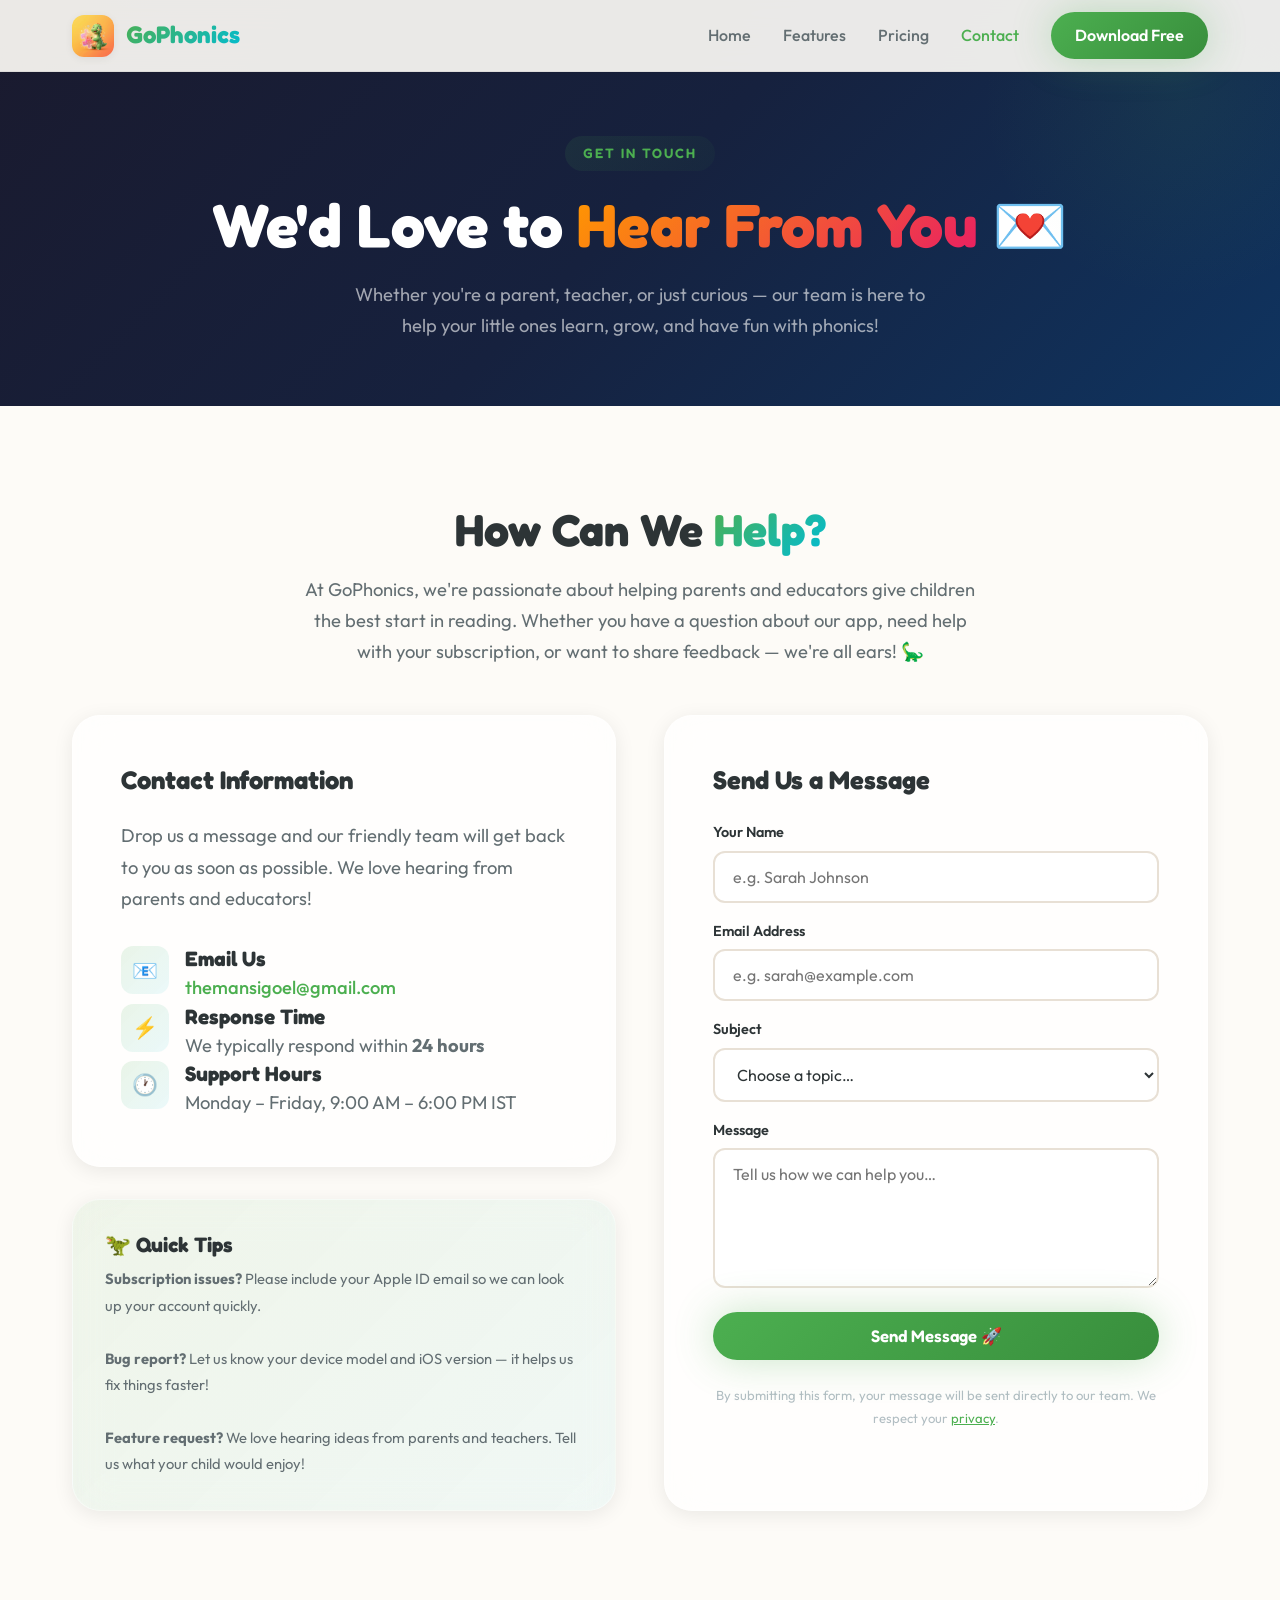
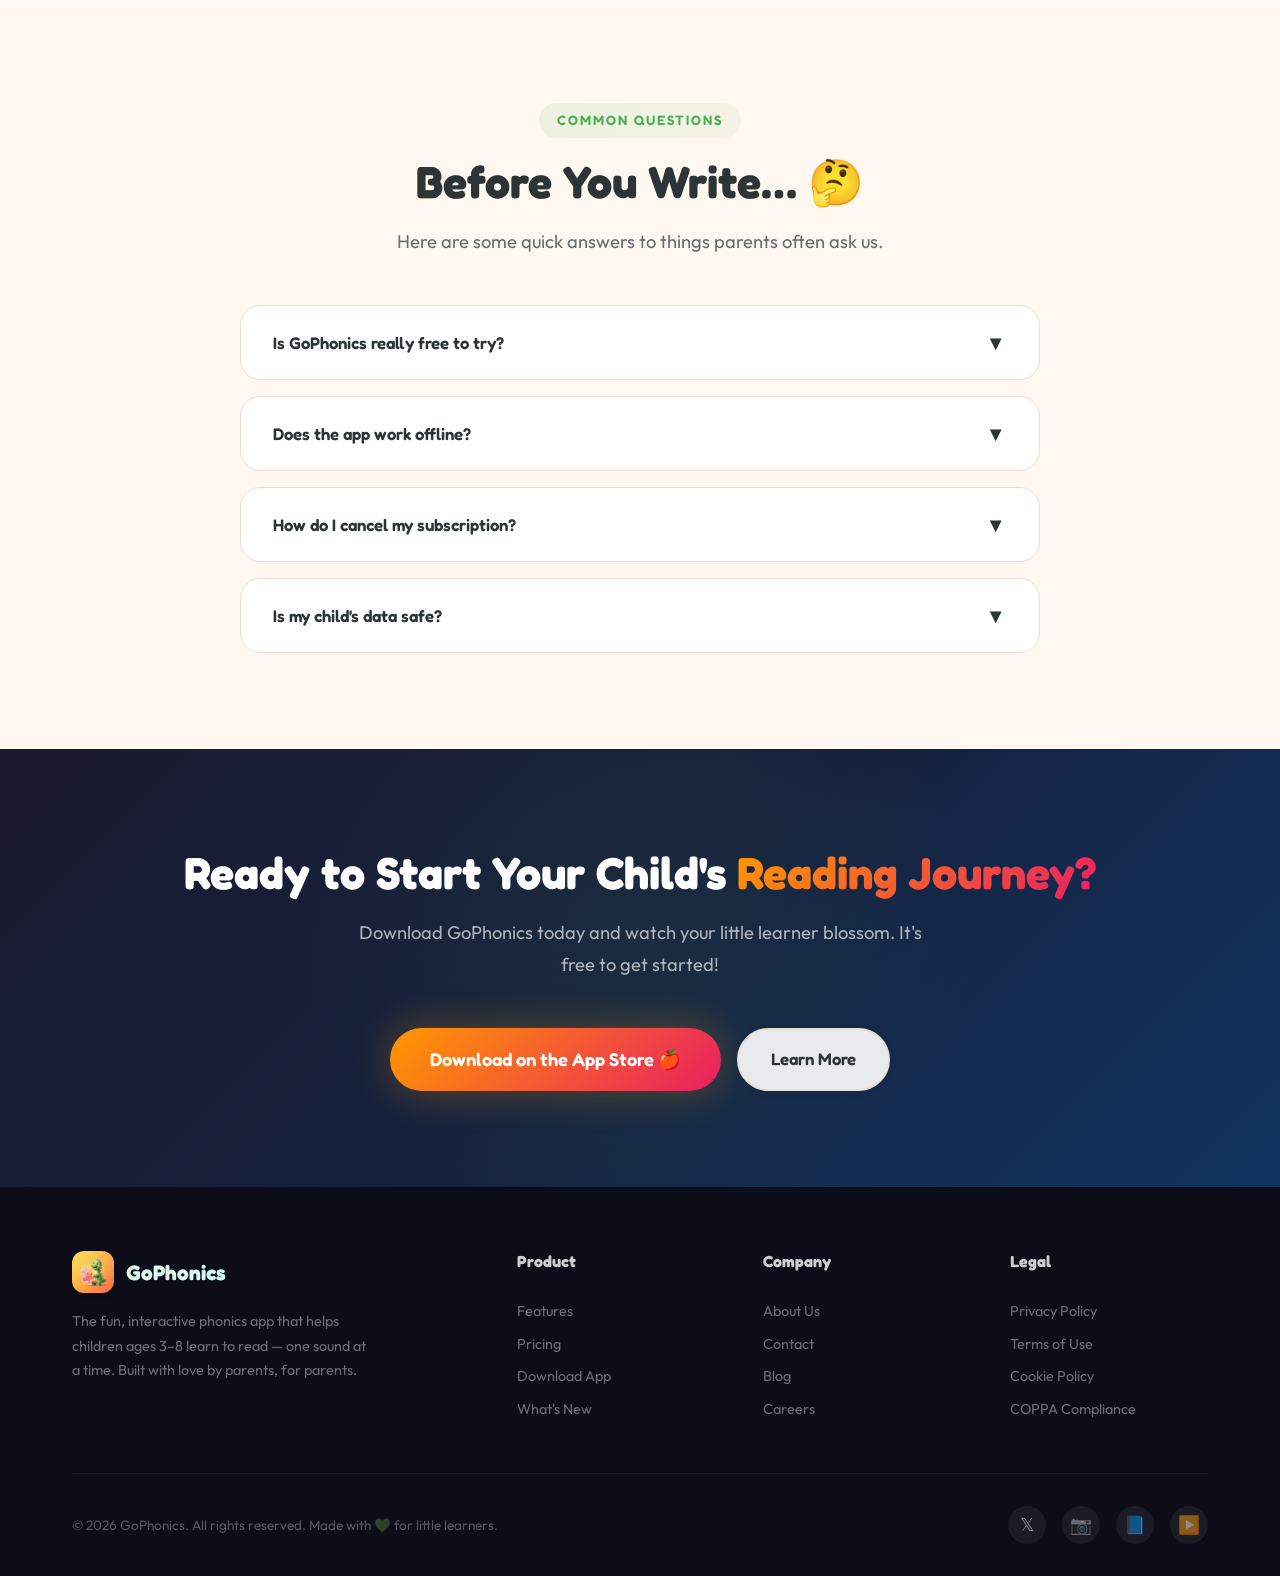
<file: contact.html>
<!DOCTYPE html>
<html lang="en">
<head>
    <meta charset="UTF-8">
    <meta name="viewport" content="width=device-width, initial-scale=1.0">
    <meta http-equiv="X-UA-Compatible" content="ie=edge">

    <!-- SEO Meta Tags -->
    <title>Contact Us — GoPhonics | Get Help & Support for Your Child's Learning</title>
    <meta name="description" content="Have questions about GoPhonics? Reach out to our friendly support team. We help parents and educators make the most of our phonics learning app for kids ages 3-8.">
    <meta name="keywords" content="GoPhonics support, contact GoPhonics, phonics app help, kids learning app support, GoPhonics customer service">
    <meta name="author" content="GoPhonics">
    <meta name="robots" content="index, follow, max-snippet:-1, max-image-preview:large, max-video-preview:-1">
    <link rel="canonical" href="https://themansigoel.github.io/go-phonics/contact.html">
    <meta name="apple-itunes-app" content="app-id=6756431312">

    <!-- Open Graph -->
    <meta property="og:title" content="Contact Us — GoPhonics">
    <meta property="og:description" content="Have questions about GoPhonics? Our friendly support team is here to help parents and educators.">
    <meta property="og:type" content="website">
    <meta property="og:url" content="https://themansigoel.github.io/go-phonics/contact.html">
    <meta property="og:image" content="https://themansigoel.github.io/go-phonics/assets/images/app-icon.png">
    <meta property="og:site_name" content="GoPhonics">

    <!-- Twitter Card -->
    <meta name="twitter:card" content="summary">
    <meta name="twitter:title" content="Contact Us — GoPhonics">
    <meta name="twitter:description" content="Have questions about GoPhonics? Our friendly support team is here to help parents and educators.">
    <meta name="twitter:image" content="https://themansigoel.github.io/go-phonics/assets/images/app-icon.png">

    <!-- Favicon -->
    <link rel="icon" type="image/png" href="assets/images/app-icon.png">
    <link rel="apple-touch-icon" href="assets/images/app-icon.png">

    <!-- Stylesheet -->
    <link rel="stylesheet" href="assets/css/style.css">

    <!-- JSON-LD Structured Data: ContactPage -->
    <script type="application/ld+json">
    {
        "@context": "https://schema.org",
        "@type": "ContactPage",
        "name": "Contact GoPhonics",
        "description": "Get in touch with the GoPhonics team for support, feedback, or partnership inquiries.",
        "url": "https://themansigoel.github.io/go-phonics/contact.html",
        "mainEntity": {
            "@type": "Organization",
            "name": "GoPhonics",
            "url": "https://themansigoel.github.io/go-phonics/",
            "logo": "https://themansigoel.github.io/go-phonics/assets/images/app-icon.png",
            "email": "themansigoel@gmail.com",
            "contactPoint": {
                "@type": "ContactPoint",
                "email": "themansigoel@gmail.com",
                "contactType": "customer support",
                "availableLanguage": ["English"],
                "hoursAvailable": {
                    "@type": "OpeningHoursSpecification",
                    "dayOfWeek": [
                        "Monday", "Tuesday", "Wednesday", "Thursday", "Friday"
                    ],
                    "opens": "09:00",
                    "closes": "18:00"
                }
            }
        }
    }
    </script>
</head>
<body>

    <!-- ========== HEADER ========== -->
    <header class="site-header scrolled" id="site-header">
        <div class="header-inner">
            <a href="index.html" class="logo">
                <img src="assets/images/app-icon.png" alt="GoPhonics" width="42" height="42">
                <span>GoPhonics</span>
            </a>
            <nav class="nav-links" id="nav-links">
                <a href="index.html">Home</a>
                <a href="index.html#features">Features</a>
                <a href="index.html#pricing">Pricing</a>
                <a href="contact.html">Contact</a>
                <a href="https://apps.apple.com/app/go-phonics-kids-learn-to-read/id6756431312" class="nav-cta">Download Free</a>
            </nav>
            <button class="menu-toggle" id="menu-toggle" aria-label="Toggle menu">
                <span></span><span></span><span></span>
            </button>
        </div>
    </header>

    <!-- ========== PAGE HEADER ========== -->
    <section class="page-header">
        <div class="container">
            <span class="section-label">Get In Touch</span>
            <h1>We'd Love to <span class="text-gradient-warm">Hear From You</span> 💌</h1>
            <p>Whether you're a parent, teacher, or just curious — our team is here to help your little ones learn, grow, and have fun with phonics!</p>
        </div>
    </section>

    <!-- ========== CONTACT SECTION ========== -->
    <section class="section">
        <div class="container">

            <!-- Friendly intro message -->
            <div class="text-center" style="margin-bottom: var(--space-2xl);">
                <h2 class="section-title">How Can We <span class="text-gradient">Help?</span></h2>
                <p class="section-subtitle">At GoPhonics, we're passionate about helping parents and educators give children the best start in reading. Whether you have a question about our app, need help with your subscription, or want to share feedback — we're all ears! 🦕</p>
            </div>

            <div class="contact-grid">

                <!-- LEFT: Contact Info Cards -->
                <div class="contact-info">

                    <div class="glass-card" style="padding: var(--space-2xl);">
                        <h3 style="margin-bottom: var(--space-lg);">Contact Information</h3>
                        <p style="margin-bottom: var(--space-xl);">Drop us a message and our friendly team will get back to you as soon as possible. We love hearing from parents and educators!</p>

                        <!-- Email -->
                        <div class="contact-item">
                            <div class="contact-icon">📧</div>
                            <div>
                                <h4>Email Us</h4>
                                <p><a href="mailto:themansigoel@gmail.com" style="color: var(--color-primary); font-weight: 500;">themansigoel@gmail.com</a></p>
                            </div>
                        </div>

                        <!-- Response Time -->
                        <div class="contact-item">
                            <div class="contact-icon">⚡</div>
                            <div>
                                <h4>Response Time</h4>
                                <p>We typically respond within <strong>24 hours</strong></p>
                            </div>
                        </div>

                        <!-- Support Hours -->
                        <div class="contact-item">
                            <div class="contact-icon">🕐</div>
                            <div>
                                <h4>Support Hours</h4>
                                <p>Monday – Friday, 9:00 AM – 6:00 PM IST</p>
                            </div>
                        </div>
                    </div>

                    <!-- Extra helpful card -->
                    <div class="glass-card" style="padding: var(--space-xl); background: linear-gradient(135deg, rgba(76,175,80,0.08), rgba(0,188,212,0.05));">
                        <h4 style="margin-bottom: var(--space-sm);">🦖 Quick Tips</h4>
                        <p style="font-size: 0.92rem; line-height: 1.8;">
                            <strong>Subscription issues?</strong> Please include your Apple ID email so we can look up your account quickly.<br><br>
                            <strong>Bug report?</strong> Let us know your device model and iOS version — it helps us fix things faster!<br><br>
                            <strong>Feature request?</strong> We love hearing ideas from parents and teachers. Tell us what your child would enjoy!
                        </p>
                    </div>

                </div>

                <!-- RIGHT: Contact Form -->
                <div class="glass-card" id="contact-form-card" style="padding: var(--space-2xl);">
                    <h3 style="margin-bottom: var(--space-lg);">Send Us a Message</h3>
                    <form class="contact-form" id="contact-form" action="https://formsubmit.co/themansigoel@gmail.com" method="POST">

                        <!-- FormSubmit Configuration -->
                        <input type="hidden" name="_captcha" value="false">
                        <input type="hidden" name="_template" value="table">
                        <input type="hidden" name="_subject" value="New Contact Message — GoPhonics Web">

                        <div class="form-group">
                            <label for="name">Your Name</label>
                            <input type="text" id="name" name="name" placeholder="e.g. Sarah Johnson" required>
                        </div>

                        <div class="form-group">
                            <label for="email">Email Address</label>
                            <input type="email" id="email" name="email" placeholder="e.g. sarah@example.com" required>
                        </div>

                        <div class="form-group">
                            <label for="subject">Subject</label>
                            <select id="subject" name="subject" required>
                                <option value="" disabled selected>Choose a topic…</option>
                                <option value="General Inquiry">General Inquiry</option>
                                <option value="App Support">App Support & Troubleshooting</option>
                                <option value="Subscription Help">Subscription & Billing Help</option>
                                <option value="Feature Request">Feature Request</option>
                                <option value="Bug Report">Bug Report</option>
                                <option value="Partnership">Partnership & Collaboration</option>
                                <option value="Feedback">Feedback & Suggestions</option>
                                <option value="Other">Other</option>
                            </select>
                        </div>

                        <div class="form-group">
                            <label for="message">Message</label>
                            <textarea id="message" name="message" placeholder="Tell us how we can help you…" required></textarea>
                        </div>

                        <button type="submit" id="submit-btn" class="btn btn-primary" style="width: 100%; margin-top: var(--space-sm);">
                            Send Message 🚀
                        </button>

                        <div id="form-status" style="display: none; padding: 16px; margin-top: 16px; border-radius: var(--radius-md); font-size: 0.95rem; line-height: 1.6; text-align: center;"></div>

                        <p style="font-size: 0.82rem; color: var(--color-text-light); text-align: center; margin-top: var(--space-sm);">
                            By submitting this form, your message will be sent directly to our team. We respect your <a href="privacy.html" style="color: var(--color-primary); text-decoration: underline;">privacy</a>.
                        </p>
                    </form>
                </div>

            </div>
        </div>
    </section>

    <!-- ========== FAQ TEASER ========== -->
    <section class="section" style="background: var(--color-bg-secondary);">
        <div class="container text-center">
            <span class="section-label">Common Questions</span>
            <h2 class="section-title">Before You Write… 🤔</h2>
            <p class="section-subtitle">Here are some quick answers to things parents often ask us.</p>

            <div class="faq-grid">
                <div class="faq-item">
                    <button class="faq-question" onclick="this.parentElement.classList.toggle('active')">
                        Is GoPhonics really free to try?
                        <span class="faq-arrow">▾</span>
                    </button>
                    <div class="faq-answer">
                        <div class="faq-answer-inner">
                            Yes! GoPhonics offers a generous free tier so your child can start learning letters, sounds, and CVC words without paying anything. Premium features are available via subscription for families who want the full experience.
                        </div>
                    </div>
                </div>

                <div class="faq-item">
                    <button class="faq-question" onclick="this.parentElement.classList.toggle('active')">
                        Does the app work offline?
                        <span class="faq-arrow">▾</span>
                    </button>
                    <div class="faq-answer">
                        <div class="faq-answer-inner">
                            Absolutely! GoPhonics is fully offline capable. Once downloaded, all content — letters, sounds, words, and sentences — works without an internet connection. Perfect for car rides and airplane mode!
                        </div>
                    </div>
                </div>

                <div class="faq-item">
                    <button class="faq-question" onclick="this.parentElement.classList.toggle('active')">
                        How do I cancel my subscription?
                        <span class="faq-arrow">▾</span>
                    </button>
                    <div class="faq-answer">
                        <div class="faq-answer-inner">
                            Subscriptions are managed through your Apple ID. Go to <strong>Settings → Your Name → Subscriptions</strong> on your iPhone or iPad, find GoPhonics, and tap Cancel. If you need help, just email us!
                        </div>
                    </div>
                </div>

                <div class="faq-item">
                    <button class="faq-question" onclick="this.parentElement.classList.toggle('active')">
                        Is my child's data safe?
                        <span class="faq-arrow">▾</span>
                    </button>
                    <div class="faq-answer">
                        <div class="faq-answer-inner">
                            Your child's safety is our top priority. GoPhonics collects zero personal data from children, has no ads, no social features, and includes a strict parental math gate to keep little ones safely inside the learning experience. Read our <a href="privacy.html" style="color: var(--color-primary);">Privacy Policy</a> for full details.
                        </div>
                    </div>
                </div>
            </div>
        </div>
    </section>

    <!-- ========== CTA SECTION ========== -->
    <section class="cta-section section">
        <div class="container cta-content">
            <h2>Ready to Start Your Child's <span class="text-gradient-warm">Reading Journey?</span></h2>
            <p>Download GoPhonics today and watch your little learner blossom. It's free to get started!</p>
            <div class="cta-actions">
                <a href="https://apps.apple.com/app/go-phonics-kids-learn-to-read/id6756431312" class="btn btn-cta">Download on the App Store 🍎</a>
                <a href="index.html" class="btn btn-secondary">Learn More</a>
            </div>
        </div>
    </section>

    <!-- ========== FOOTER ========== -->
    <footer class="site-footer">
        <div class="container">
            <div class="footer-grid">

                <!-- Brand Column -->
                <div class="footer-brand">
                    <a href="index.html" class="logo">
                        <img src="assets/images/app-icon.png" alt="GoPhonics" width="36" height="36">
                        <span>GoPhonics</span>
                    </a>
                    <p>The fun, interactive phonics app that helps children ages 3–8 learn to read — one sound at a time. Built with love by parents, for parents.</p>
                </div>

                <!-- Product Column -->
                <div class="footer-column">
                    <h4>Product</h4>
                    <a href="index.html#features">Features</a>
                    <a href="index.html#pricing">Pricing</a>
                    <a href="#">Download App</a>
                    <a href="#">What's New</a>
                </div>

                <!-- Company Column -->
                <div class="footer-column">
                    <h4>Company</h4>
                    <a href="index.html">About Us</a>
                    <a href="contact.html">Contact</a>
                    <a href="#">Blog</a>
                    <a href="#">Careers</a>
                </div>

                <!-- Legal Column -->
                <div class="footer-column">
                    <h4>Legal</h4>
                    <a href="privacy.html">Privacy Policy</a>
                    <a href="https://www.apple.com/legal/internet-services/itunes/dev/stdeula/">Terms of Use</a>
                    <a href="#">Cookie Policy</a>
                    <a href="#">COPPA Compliance</a>
                </div>

            </div>

            <div class="footer-bottom">
                <p>&copy; 2026 GoPhonics. All rights reserved. Made with 💚 for little learners.</p>
                <div class="footer-social">
                    <a href="#" aria-label="Twitter / X">𝕏</a>
                    <a href="#" aria-label="Instagram">📷</a>
                    <a href="#" aria-label="Facebook">📘</a>
                    <a href="#" aria-label="YouTube">▶️</a>
                </div>
            </div>
        </div>
    </footer>

    <!-- ========== MOBILE MENU TOGGLE JS ========== -->
    <script>
        // Mobile menu toggle
        const menuToggle = document.getElementById('menu-toggle');
        const navLinks = document.getElementById('nav-links');

        menuToggle.addEventListener('click', () => {
            menuToggle.classList.toggle('active');
            navLinks.classList.toggle('active');
        });

        // Close mobile menu when a link is clicked
        navLinks.querySelectorAll('a').forEach(link => {
            link.addEventListener('click', () => {
                menuToggle.classList.remove('active');
                navLinks.classList.remove('active');
            });
        });

        // Highlight current nav link
        document.querySelectorAll('.nav-links a').forEach(link => {
            if (link.getAttribute('href') === 'contact.html') {
                link.style.color = 'var(--color-primary)';
            }
        });

        // AJAX Contact Form Submission
        const contactForm = document.getElementById('contact-form');
        const submitBtn = document.getElementById('submit-btn');
        const formStatus = document.getElementById('form-status');

        if (contactForm) {
            contactForm.addEventListener('submit', async function(e) {
                e.preventDefault();

                // UI Loading State
                submitBtn.disabled = true;
                submitBtn.innerHTML = 'Sending Message... ⏳';
                formStatus.style.display = 'none';

                const formData = new FormData(contactForm);
                const senderName = formData.get('name') || 'there';
                const senderEmail = formData.get('email') || 'your email';

                try {
                    const response = await fetch('https://formsubmit.co/ajax/themansigoel@gmail.com', {
                        method: 'POST',
                        body: formData,
                        headers: {
                            'Accept': 'application/json'
                        }
                    });

                    if (response.ok) {
                        formStatus.style.display = 'block';
                        formStatus.style.background = 'rgba(76, 175, 80, 0.12)';
                        formStatus.style.border = '1px solid rgba(76, 175, 80, 0.4)';
                        formStatus.style.color = '#2E7D32';
                        formStatus.innerHTML = `🎉 <strong>Thank you, ${senderName}!</strong><br>Your message has been sent successfully. We will get back to you at <strong>${senderEmail}</strong> within 24 hours.`;
                        contactForm.reset();
                    } else {
                        throw new Error('Form submission failed');
                    }
                } catch (error) {
                    console.warn('AJAX submit failed, falling back to standard form submission', error);
                    // Fallback to traditional POST submission if network / CORS blocks AJAX
                    contactForm.submit();
                } finally {
                    submitBtn.disabled = false;
                    submitBtn.innerHTML = 'Send Message 🚀';
                }
            });
        }
    </script>

</body>
</html>
</file>
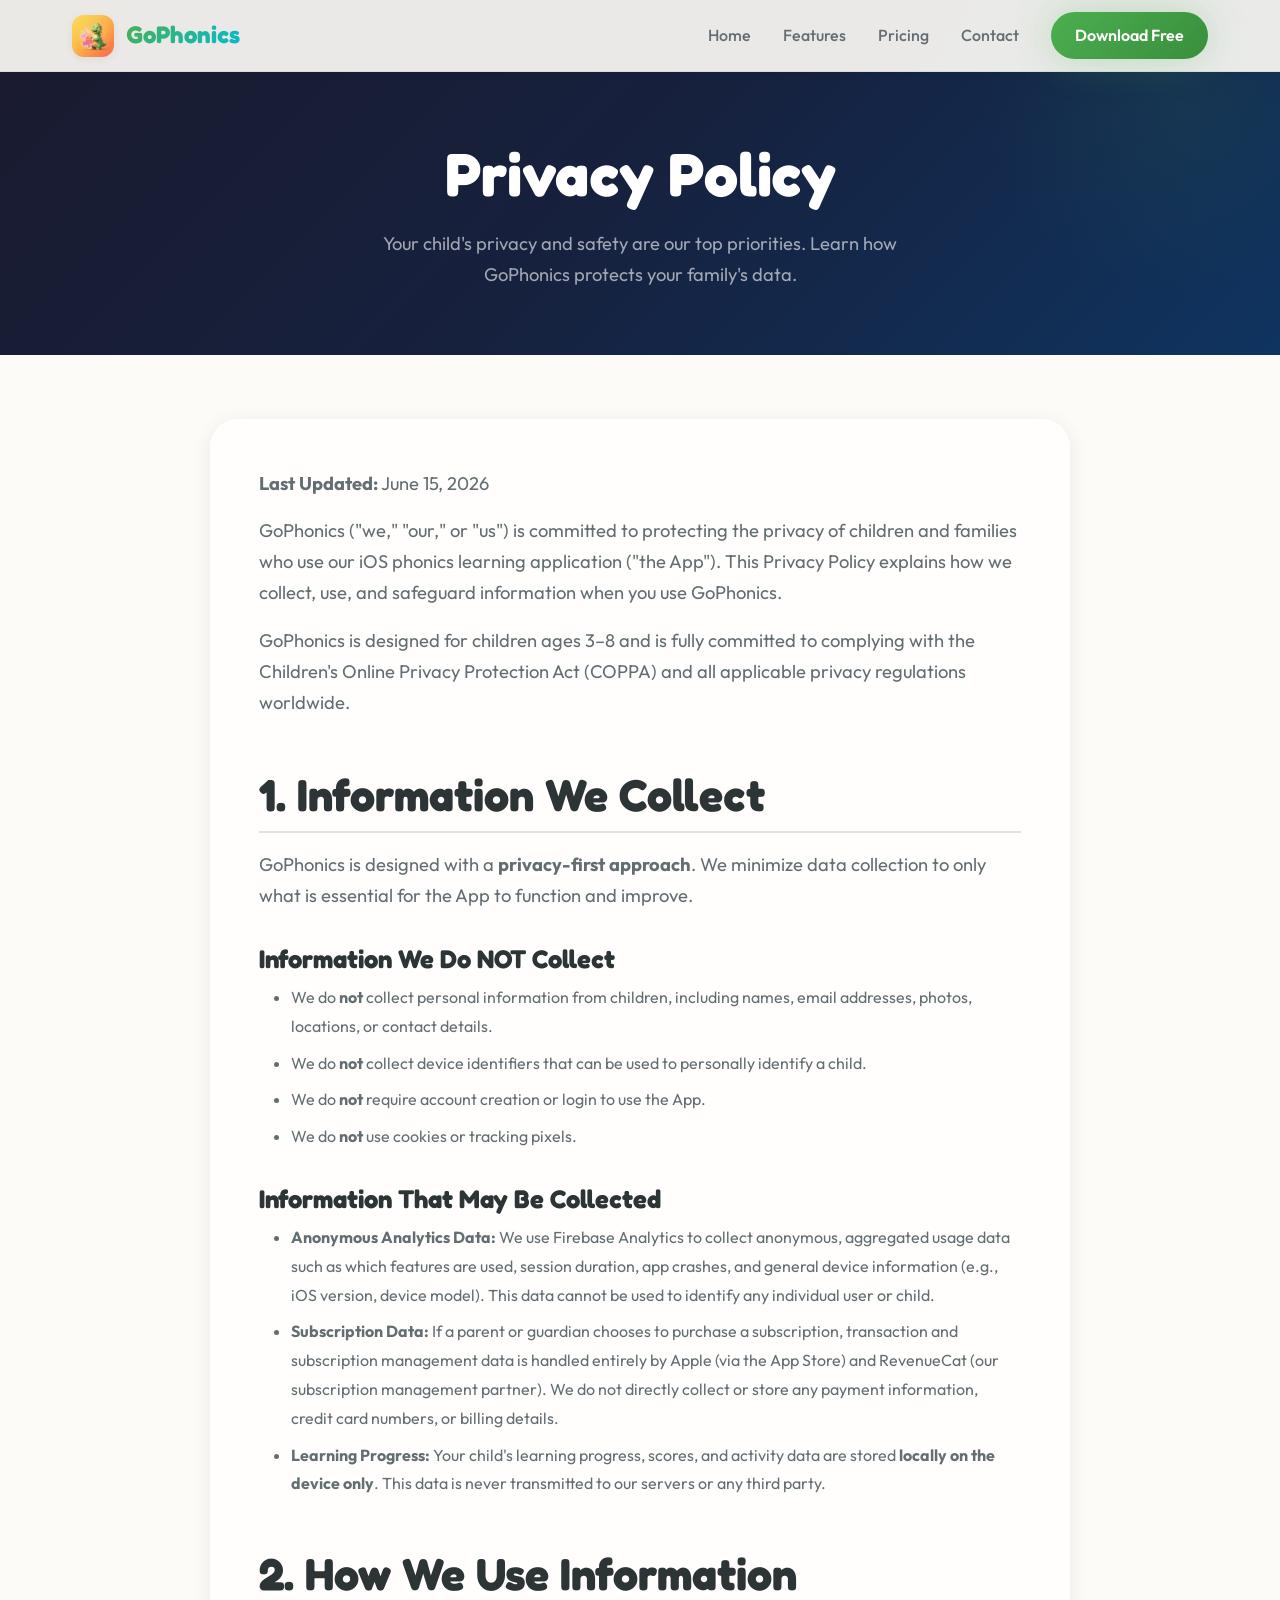
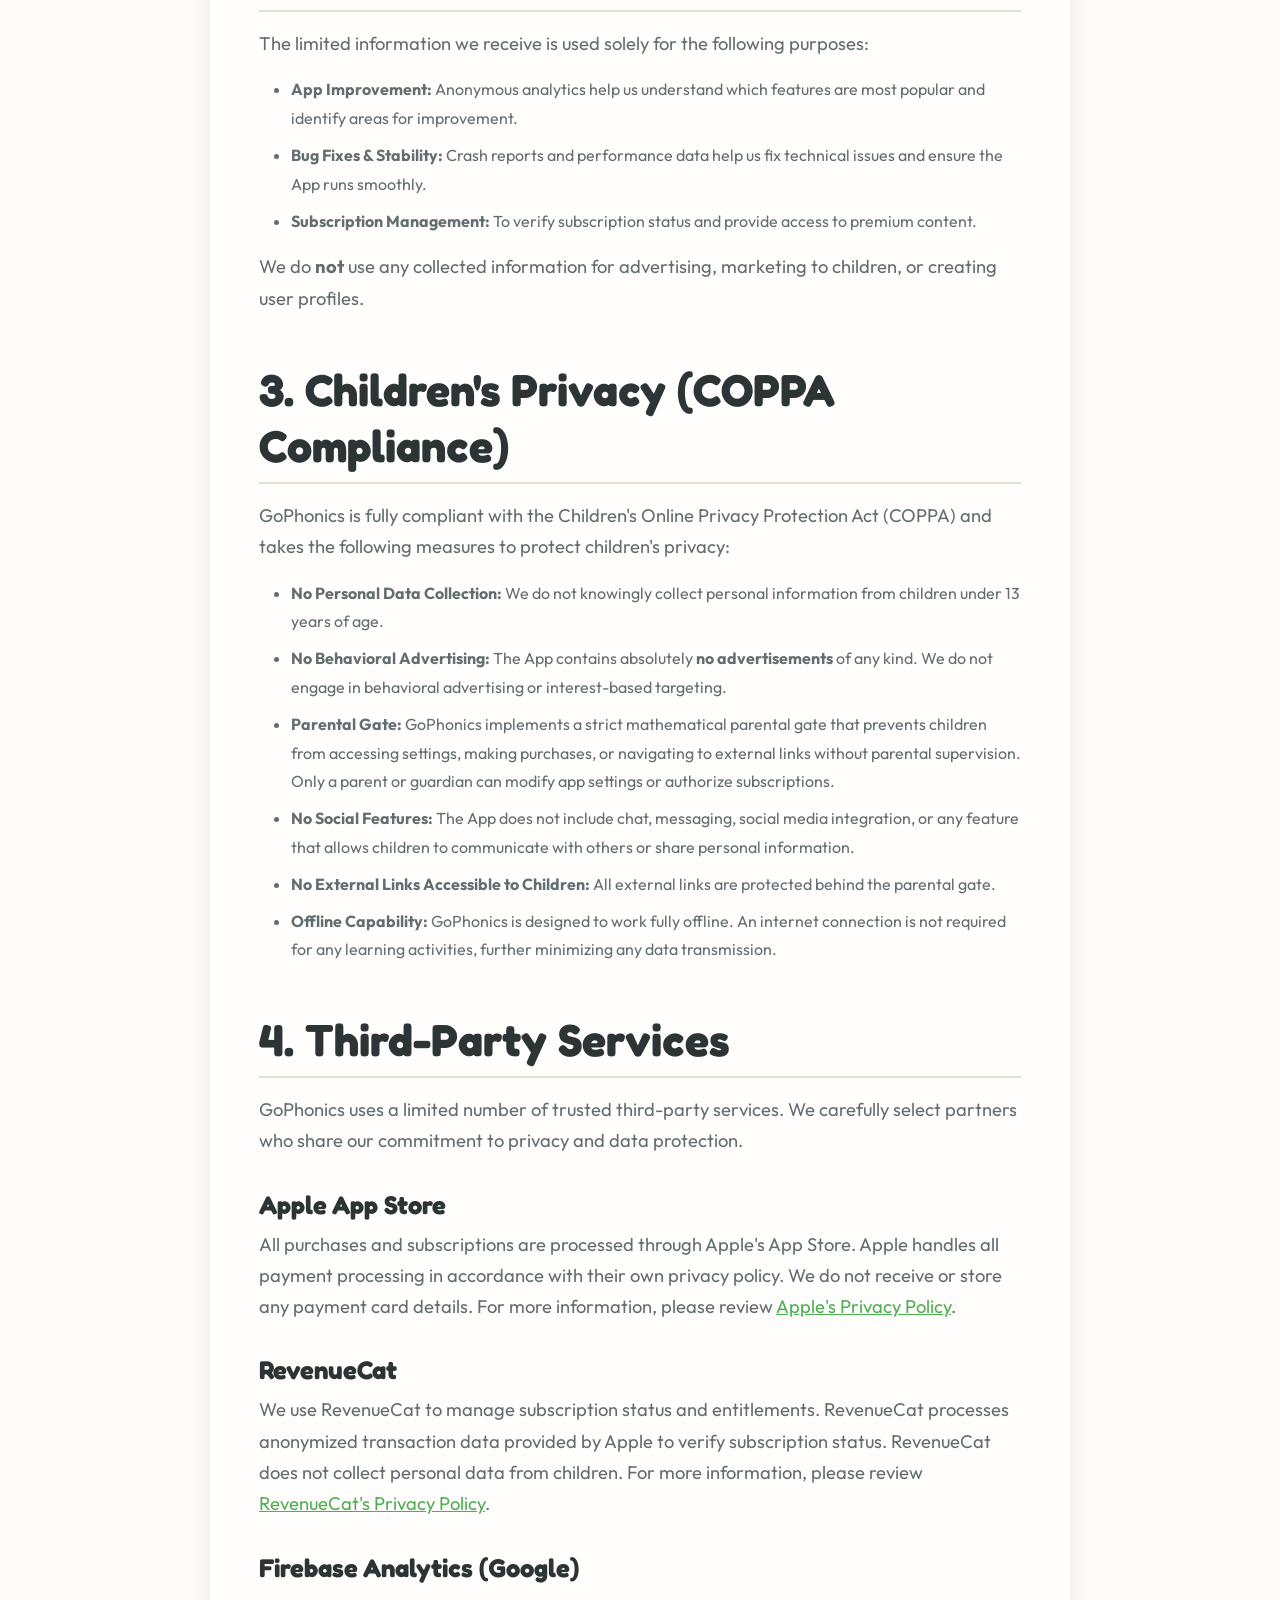
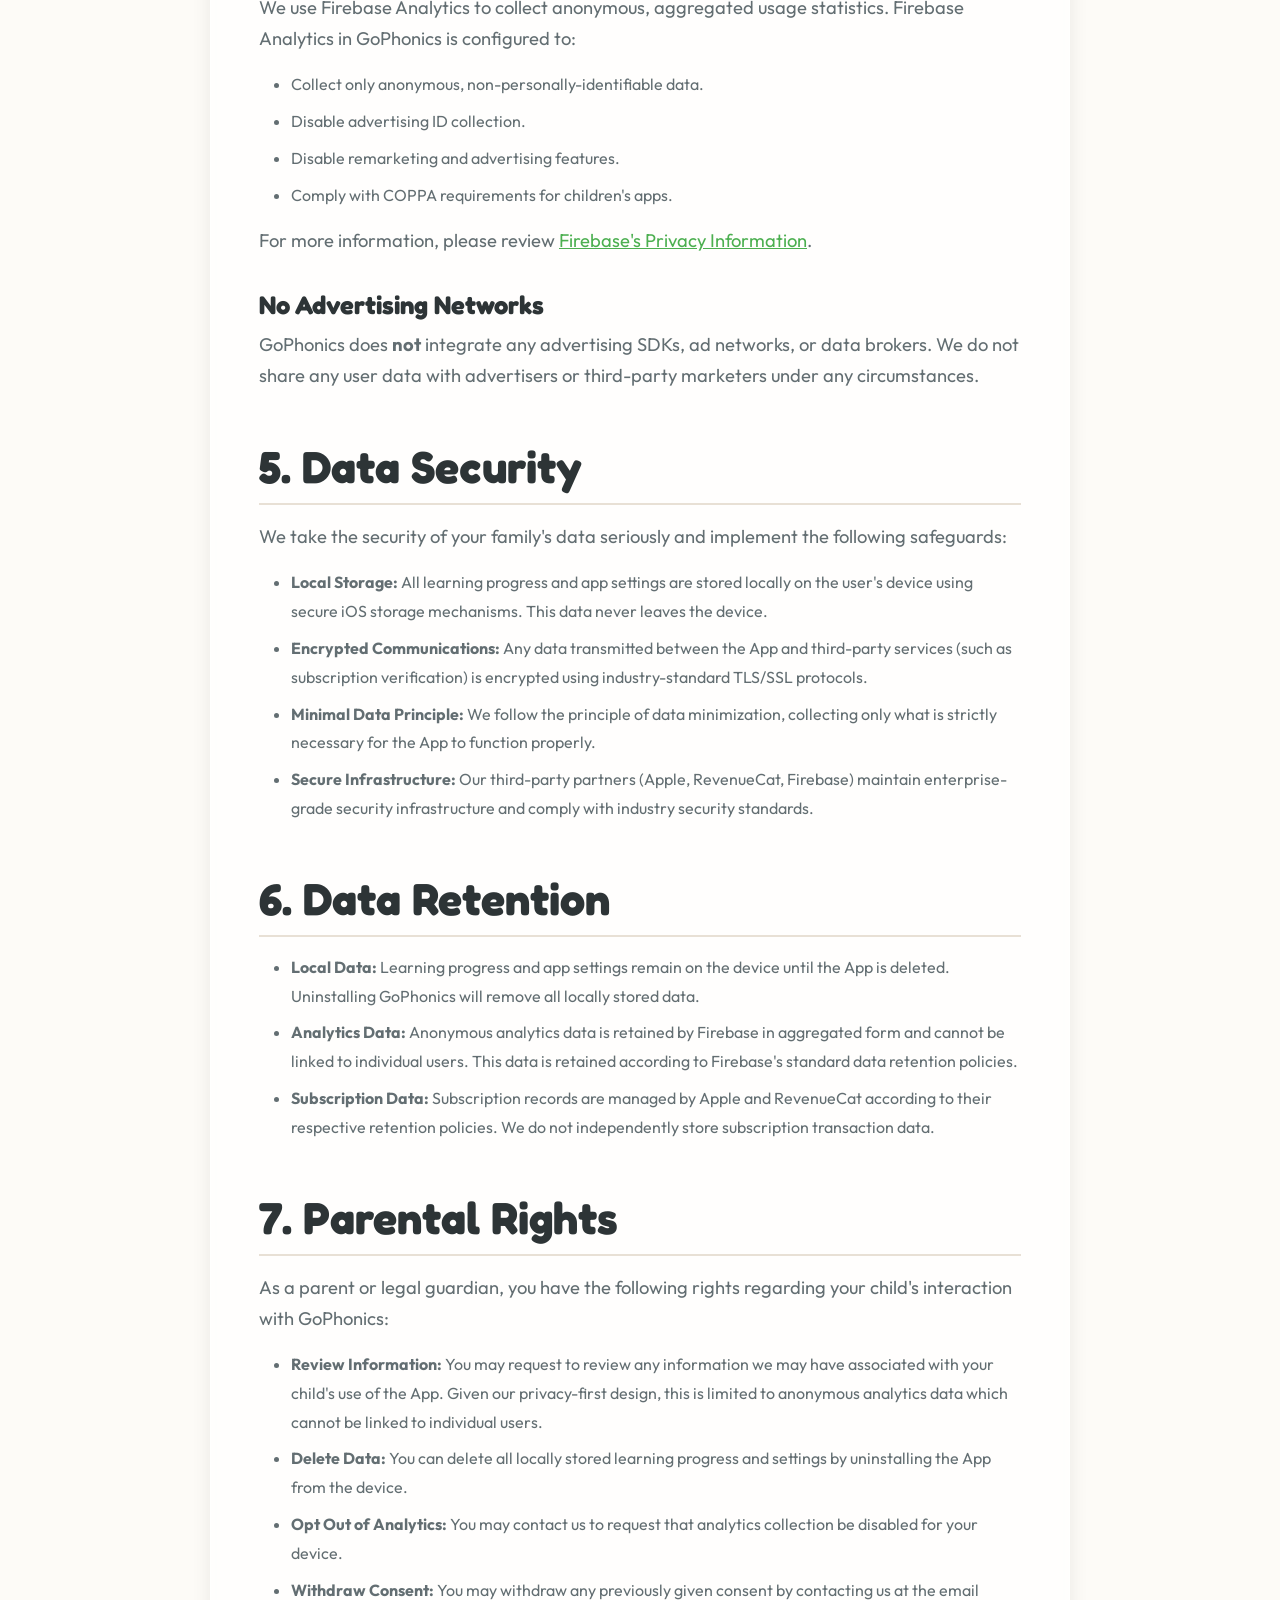
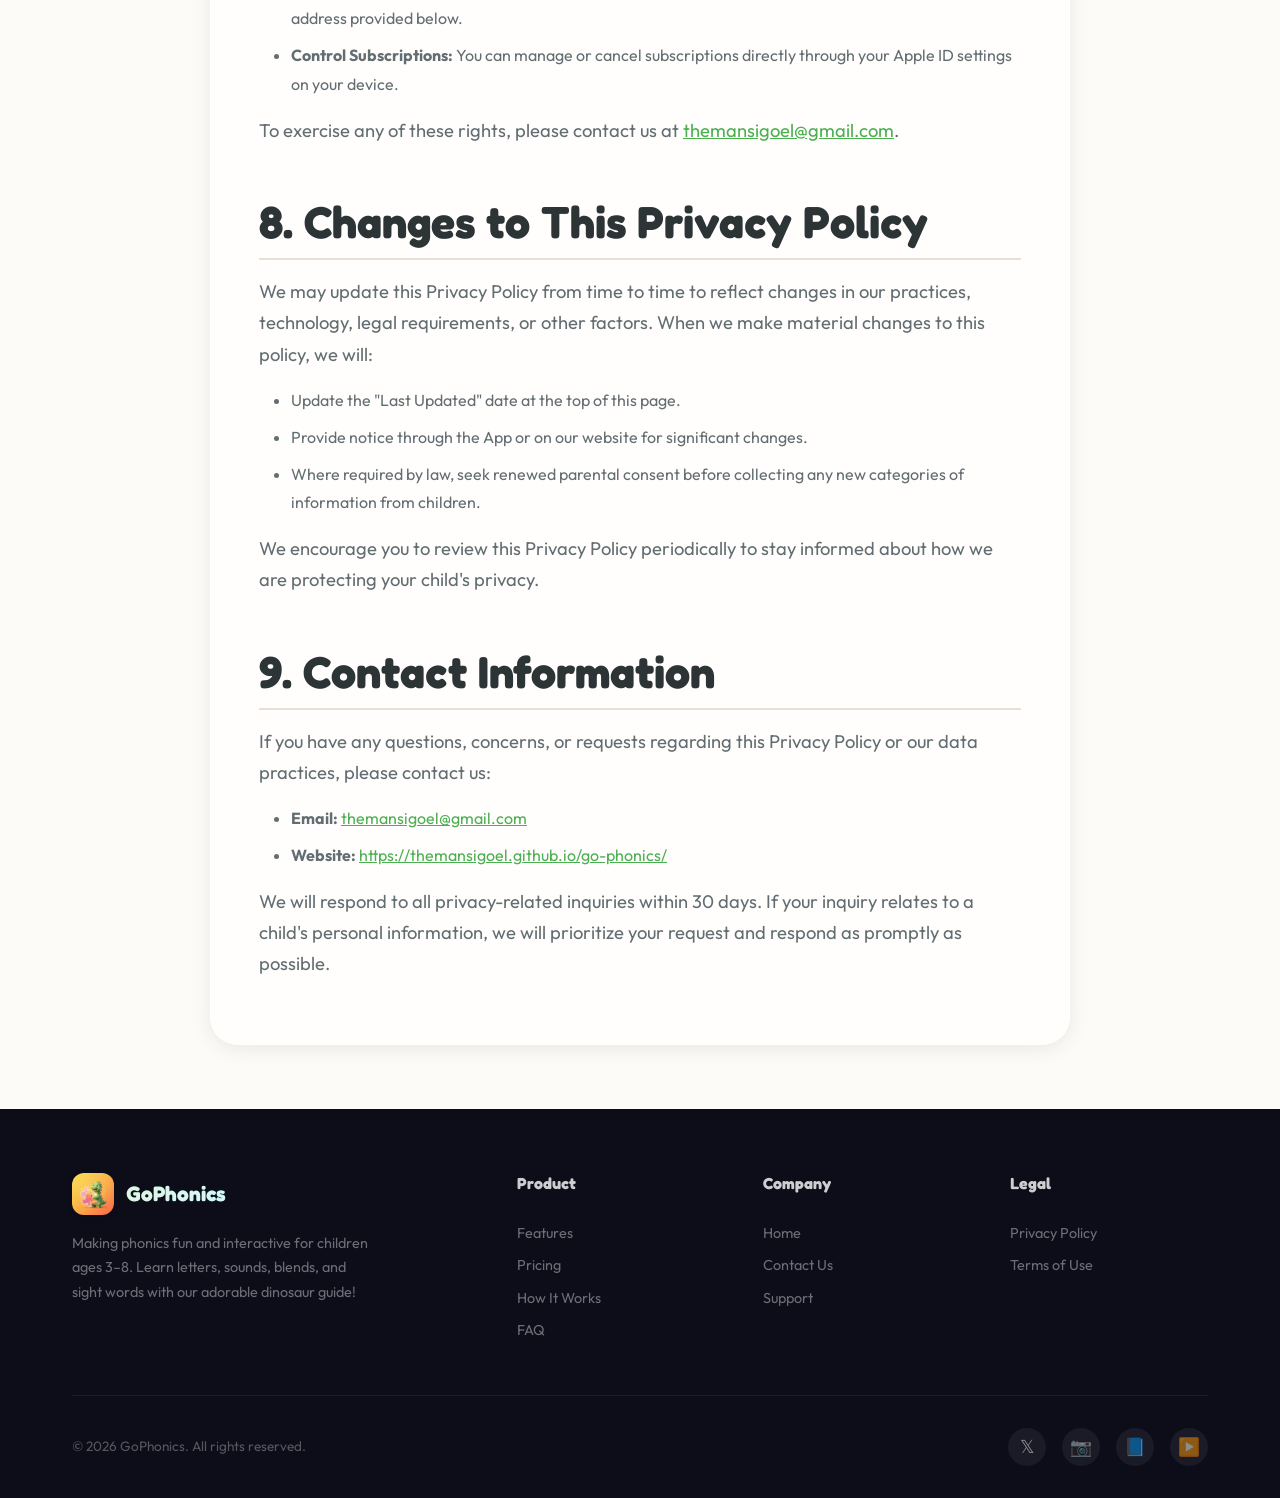
<file: privacy.html>
<!DOCTYPE html>
<html lang="en">
<head>
    <meta charset="UTF-8">
    <meta name="viewport" content="width=device-width, initial-scale=1.0">

    <!-- SEO Meta Tags -->
    <title>Privacy Policy - GoPhonics | Children's App Privacy & COPPA Compliance</title>
    <meta name="description" content="GoPhonics privacy policy. Learn how we protect your child's privacy. COPPA compliant, no personal data collection from children, no ads, no third-party data sharing.">
    <meta name="keywords" content="GoPhonics privacy policy, children's app privacy, COPPA compliance, kids app data protection, phonics app privacy">
    <meta name="author" content="GoPhonics">
    <meta name="robots" content="index, follow, max-snippet:-1, max-image-preview:large, max-video-preview:-1">
    <link rel="canonical" href="https://themansigoel.github.io/go-phonics/privacy.html">
    <meta name="apple-itunes-app" content="app-id=6756431312">

    <!-- Open Graph -->
    <meta property="og:title" content="Privacy Policy - GoPhonics">
    <meta property="og:description" content="GoPhonics privacy policy. Learn how we protect your child's privacy with COPPA-compliant practices and zero personal data collection.">
    <meta property="og:type" content="website">
    <meta property="og:url" content="https://themansigoel.github.io/go-phonics/privacy.html">
    <meta property="og:image" content="https://themansigoel.github.io/go-phonics/assets/images/app-icon.png">
    <meta property="og:site_name" content="GoPhonics">

    <!-- Twitter Card -->
    <meta name="twitter:card" content="summary">
    <meta name="twitter:title" content="Privacy Policy - GoPhonics">
    <meta name="twitter:description" content="Learn how GoPhonics protects your child's privacy. COPPA compliant, no ads, no personal data collection from children.">
    <meta name="twitter:image" content="https://themansigoel.github.io/go-phonics/assets/images/app-icon.png">

    <!-- Favicon -->
    <link rel="icon" type="image/png" href="assets/images/app-icon.png">
    <link rel="apple-touch-icon" href="assets/images/app-icon.png">

    <!-- Stylesheet -->
    <link rel="stylesheet" href="assets/css/style.css">

    <!-- JSON-LD Structured Data -->
    <script type="application/ld+json">
    {
        "@context": "https://schema.org",
        "@type": "WebPage",
        "name": "Privacy Policy - GoPhonics",
        "description": "GoPhonics privacy policy detailing our commitment to children's privacy, COPPA compliance, and data protection practices.",
        "url": "https://themansigoel.github.io/go-phonics/privacy.html",
        "inLanguage": "en-US",
        "isPartOf": {
            "@type": "WebSite",
            "name": "GoPhonics",
            "url": "https://themansigoel.github.io/go-phonics/"
        },
        "about": {
            "@type": "SoftwareApplication",
            "name": "GoPhonics",
            "applicationCategory": "EducationApplication",
            "operatingSystem": "iOS"
        },
        "dateModified": "2026-06-15",
        "publisher": {
            "@type": "Organization",
            "name": "GoPhonics",
            "url": "https://themansigoel.github.io/go-phonics/",
            "contactPoint": {
                "@type": "ContactPoint",
                "email": "themansigoel@gmail.com",
                "contactType": "customer support"
            }
        }
    }
    </script>
</head>
<body>

    <!-- ===== HEADER ===== -->
    <header class="site-header scrolled" id="site-header">
        <div class="header-inner">
            <a href="index.html" class="logo">
                <img src="assets/images/app-icon.png" alt="GoPhonics" width="42" height="42">
                <span>GoPhonics</span>
            </a>
            <nav class="nav-links" id="nav-links">
                <a href="index.html">Home</a>
                <a href="index.html#features">Features</a>
                <a href="index.html#pricing">Pricing</a>
                <a href="contact.html">Contact</a>
                <a href="https://apps.apple.com/app/go-phonics-kids-learn-to-read/id6756431312" class="nav-cta">Download Free</a>
            </nav>
            <button class="menu-toggle" id="menu-toggle" aria-label="Toggle menu">
                <span></span><span></span><span></span>
            </button>
        </div>
    </header>

    <!-- ===== PAGE HEADER ===== -->
    <section class="page-header">
        <div class="container">
            <h1>Privacy Policy</h1>
            <p>Your child's privacy and safety are our top priorities. Learn how GoPhonics protects your family's data.</p>
        </div>
    </section>

    <!-- ===== PAGE CONTENT ===== -->
    <section class="page-content">
        <div class="container">
            <div class="content-card glass-card" style="padding: var(--space-2xl) var(--space-2xl);">

                <p><strong>Last Updated:</strong> June 15, 2026</p>
                <p>GoPhonics ("we," "our," or "us") is committed to protecting the privacy of children and families who use our iOS phonics learning application ("the App"). This Privacy Policy explains how we collect, use, and safeguard information when you use GoPhonics.</p>
                <p>GoPhonics is designed for children ages 3–8 and is fully committed to complying with the Children's Online Privacy Protection Act (COPPA) and all applicable privacy regulations worldwide.</p>

                <!-- Section 1 -->
                <h2>1. Information We Collect</h2>
                <p>GoPhonics is designed with a <strong>privacy-first approach</strong>. We minimize data collection to only what is essential for the App to function and improve.</p>

                <h3>Information We Do NOT Collect</h3>
                <ul>
                    <li>We do <strong>not</strong> collect personal information from children, including names, email addresses, photos, locations, or contact details.</li>
                    <li>We do <strong>not</strong> collect device identifiers that can be used to personally identify a child.</li>
                    <li>We do <strong>not</strong> require account creation or login to use the App.</li>
                    <li>We do <strong>not</strong> use cookies or tracking pixels.</li>
                </ul>

                <h3>Information That May Be Collected</h3>
                <ul>
                    <li><strong>Anonymous Analytics Data:</strong> We use Firebase Analytics to collect anonymous, aggregated usage data such as which features are used, session duration, app crashes, and general device information (e.g., iOS version, device model). This data cannot be used to identify any individual user or child.</li>
                    <li><strong>Subscription Data:</strong> If a parent or guardian chooses to purchase a subscription, transaction and subscription management data is handled entirely by Apple (via the App Store) and RevenueCat (our subscription management partner). We do not directly collect or store any payment information, credit card numbers, or billing details.</li>
                    <li><strong>Learning Progress:</strong> Your child's learning progress, scores, and activity data are stored <strong>locally on the device only</strong>. This data is never transmitted to our servers or any third party.</li>
                </ul>

                <!-- Section 2 -->
                <h2>2. How We Use Information</h2>
                <p>The limited information we receive is used solely for the following purposes:</p>
                <ul>
                    <li><strong>App Improvement:</strong> Anonymous analytics help us understand which features are most popular and identify areas for improvement.</li>
                    <li><strong>Bug Fixes & Stability:</strong> Crash reports and performance data help us fix technical issues and ensure the App runs smoothly.</li>
                    <li><strong>Subscription Management:</strong> To verify subscription status and provide access to premium content.</li>
                </ul>
                <p>We do <strong>not</strong> use any collected information for advertising, marketing to children, or creating user profiles.</p>

                <!-- Section 3 -->
                <h2>3. Children's Privacy (COPPA Compliance)</h2>
                <p>GoPhonics is fully compliant with the Children's Online Privacy Protection Act (COPPA) and takes the following measures to protect children's privacy:</p>
                <ul>
                    <li><strong>No Personal Data Collection:</strong> We do not knowingly collect personal information from children under 13 years of age.</li>
                    <li><strong>No Behavioral Advertising:</strong> The App contains absolutely <strong>no advertisements</strong> of any kind. We do not engage in behavioral advertising or interest-based targeting.</li>
                    <li><strong>Parental Gate:</strong> GoPhonics implements a strict mathematical parental gate that prevents children from accessing settings, making purchases, or navigating to external links without parental supervision. Only a parent or guardian can modify app settings or authorize subscriptions.</li>
                    <li><strong>No Social Features:</strong> The App does not include chat, messaging, social media integration, or any feature that allows children to communicate with others or share personal information.</li>
                    <li><strong>No External Links Accessible to Children:</strong> All external links are protected behind the parental gate.</li>
                    <li><strong>Offline Capability:</strong> GoPhonics is designed to work fully offline. An internet connection is not required for any learning activities, further minimizing any data transmission.</li>
                </ul>

                <!-- Section 4 -->
                <h2>4. Third-Party Services</h2>
                <p>GoPhonics uses a limited number of trusted third-party services. We carefully select partners who share our commitment to privacy and data protection.</p>

                <h3>Apple App Store</h3>
                <p>All purchases and subscriptions are processed through Apple's App Store. Apple handles all payment processing in accordance with their own privacy policy. We do not receive or store any payment card details. For more information, please review <a href="https://www.apple.com/legal/privacy/" target="_blank" rel="noopener noreferrer" style="color: var(--color-primary); text-decoration: underline;">Apple's Privacy Policy</a>.</p>

                <h3>RevenueCat</h3>
                <p>We use RevenueCat to manage subscription status and entitlements. RevenueCat processes anonymized transaction data provided by Apple to verify subscription status. RevenueCat does not collect personal data from children. For more information, please review <a href="https://www.revenuecat.com/privacy/" target="_blank" rel="noopener noreferrer" style="color: var(--color-primary); text-decoration: underline;">RevenueCat's Privacy Policy</a>.</p>

                <h3>Firebase Analytics (Google)</h3>
                <p>We use Firebase Analytics to collect anonymous, aggregated usage statistics. Firebase Analytics in GoPhonics is configured to:</p>
                <ul>
                    <li>Collect only anonymous, non-personally-identifiable data.</li>
                    <li>Disable advertising ID collection.</li>
                    <li>Disable remarketing and advertising features.</li>
                    <li>Comply with COPPA requirements for children's apps.</li>
                </ul>
                <p>For more information, please review <a href="https://firebase.google.com/support/privacy" target="_blank" rel="noopener noreferrer" style="color: var(--color-primary); text-decoration: underline;">Firebase's Privacy Information</a>.</p>

                <h3>No Advertising Networks</h3>
                <p>GoPhonics does <strong>not</strong> integrate any advertising SDKs, ad networks, or data brokers. We do not share any user data with advertisers or third-party marketers under any circumstances.</p>

                <!-- Section 5 -->
                <h2>5. Data Security</h2>
                <p>We take the security of your family's data seriously and implement the following safeguards:</p>
                <ul>
                    <li><strong>Local Storage:</strong> All learning progress and app settings are stored locally on the user's device using secure iOS storage mechanisms. This data never leaves the device.</li>
                    <li><strong>Encrypted Communications:</strong> Any data transmitted between the App and third-party services (such as subscription verification) is encrypted using industry-standard TLS/SSL protocols.</li>
                    <li><strong>Minimal Data Principle:</strong> We follow the principle of data minimization, collecting only what is strictly necessary for the App to function properly.</li>
                    <li><strong>Secure Infrastructure:</strong> Our third-party partners (Apple, RevenueCat, Firebase) maintain enterprise-grade security infrastructure and comply with industry security standards.</li>
                </ul>

                <!-- Section 6 -->
                <h2>6. Data Retention</h2>
                <ul>
                    <li><strong>Local Data:</strong> Learning progress and app settings remain on the device until the App is deleted. Uninstalling GoPhonics will remove all locally stored data.</li>
                    <li><strong>Analytics Data:</strong> Anonymous analytics data is retained by Firebase in aggregated form and cannot be linked to individual users. This data is retained according to Firebase's standard data retention policies.</li>
                    <li><strong>Subscription Data:</strong> Subscription records are managed by Apple and RevenueCat according to their respective retention policies. We do not independently store subscription transaction data.</li>
                </ul>

                <!-- Section 7 -->
                <h2>7. Parental Rights</h2>
                <p>As a parent or legal guardian, you have the following rights regarding your child's interaction with GoPhonics:</p>
                <ul>
                    <li><strong>Review Information:</strong> You may request to review any information we may have associated with your child's use of the App. Given our privacy-first design, this is limited to anonymous analytics data which cannot be linked to individual users.</li>
                    <li><strong>Delete Data:</strong> You can delete all locally stored learning progress and settings by uninstalling the App from the device.</li>
                    <li><strong>Opt Out of Analytics:</strong> You may contact us to request that analytics collection be disabled for your device.</li>
                    <li><strong>Withdraw Consent:</strong> You may withdraw any previously given consent by contacting us at the email address provided below.</li>
                    <li><strong>Control Subscriptions:</strong> You can manage or cancel subscriptions directly through your Apple ID settings on your device.</li>
                </ul>
                <p>To exercise any of these rights, please contact us at <a href="mailto:themansigoel@gmail.com" style="color: var(--color-primary); text-decoration: underline;">themansigoel@gmail.com</a>.</p>

                <!-- Section 8 -->
                <h2>8. Changes to This Privacy Policy</h2>
                <p>We may update this Privacy Policy from time to time to reflect changes in our practices, technology, legal requirements, or other factors. When we make material changes to this policy, we will:</p>
                <ul>
                    <li>Update the "Last Updated" date at the top of this page.</li>
                    <li>Provide notice through the App or on our website for significant changes.</li>
                    <li>Where required by law, seek renewed parental consent before collecting any new categories of information from children.</li>
                </ul>
                <p>We encourage you to review this Privacy Policy periodically to stay informed about how we are protecting your child's privacy.</p>

                <!-- Section 9 -->
                <h2>9. Contact Information</h2>
                <p>If you have any questions, concerns, or requests regarding this Privacy Policy or our data practices, please contact us:</p>
                <ul>
                    <li><strong>Email:</strong> <a href="mailto:themansigoel@gmail.com" style="color: var(--color-primary); text-decoration: underline;">themansigoel@gmail.com</a></li>
                    <li><strong>Website:</strong> <a href="https://themansigoel.github.io/go-phonics/" style="color: var(--color-primary); text-decoration: underline;">https://themansigoel.github.io/go-phonics/</a></li>
                </ul>
                <p>We will respond to all privacy-related inquiries within 30 days. If your inquiry relates to a child's personal information, we will prioritize your request and respond as promptly as possible.</p>

            </div>
        </div>
    </section>

    <!-- ===== FOOTER ===== -->
    <footer class="site-footer">
        <div class="container">
            <div class="footer-grid">
                <!-- Brand Column -->
                <div class="footer-brand">
                    <a href="index.html" class="logo">
                        <img src="assets/images/app-icon.png" alt="GoPhonics" width="42" height="42">
                        <span>GoPhonics</span>
                    </a>
                    <p>Making phonics fun and interactive for children ages 3–8. Learn letters, sounds, blends, and sight words with our adorable dinosaur guide!</p>
                </div>

                <!-- Product Column -->
                <div class="footer-column">
                    <h4>Product</h4>
                    <a href="index.html#features">Features</a>
                    <a href="index.html#pricing">Pricing</a>
                    <a href="index.html#how-it-works">How It Works</a>
                    <a href="index.html#faq">FAQ</a>
                </div>

                <!-- Company Column -->
                <div class="footer-column">
                    <h4>Company</h4>
                    <a href="index.html">Home</a>
                    <a href="contact.html">Contact Us</a>
                    <a href="mailto:themansigoel@gmail.com">Support</a>
                </div>

                <!-- Legal Column -->
                <div class="footer-column">
                    <h4>Legal</h4>
                    <a href="privacy.html">Privacy Policy</a>
                    <a href="https://www.apple.com/legal/internet-services/itunes/dev/stdeula/">Terms of Use</a>
                </div>
            </div>

            <div class="footer-bottom">
                <p>&copy; 2026 GoPhonics. All rights reserved.</p>
                <div class="footer-social">
                    <a href="#" aria-label="Twitter/X">𝕏</a>
                    <a href="#" aria-label="Instagram">📷</a>
                    <a href="#" aria-label="Facebook">📘</a>
                    <a href="#" aria-label="YouTube">▶️</a>
                </div>
            </div>
        </div>
    </footer>

    <!-- ===== MOBILE MENU SCRIPT ===== -->
    <script>
        // Mobile menu toggle
        const menuToggle = document.getElementById('menu-toggle');
        const navLinks = document.getElementById('nav-links');

        if (menuToggle && navLinks) {
            menuToggle.addEventListener('click', () => {
                menuToggle.classList.toggle('active');
                navLinks.classList.toggle('active');
            });

            // Close menu on link click
            navLinks.querySelectorAll('a').forEach(link => {
                link.addEventListener('click', () => {
                    menuToggle.classList.remove('active');
                    navLinks.classList.remove('active');
                });
            });
        }

        // Header scroll effect (keep scrolled state for inner pages)
        const header = document.getElementById('site-header');
        window.addEventListener('scroll', () => {
            if (window.scrollY > 10) {
                header.classList.add('scrolled');
            }
        });
    </script>

</body>
</html>
</file>
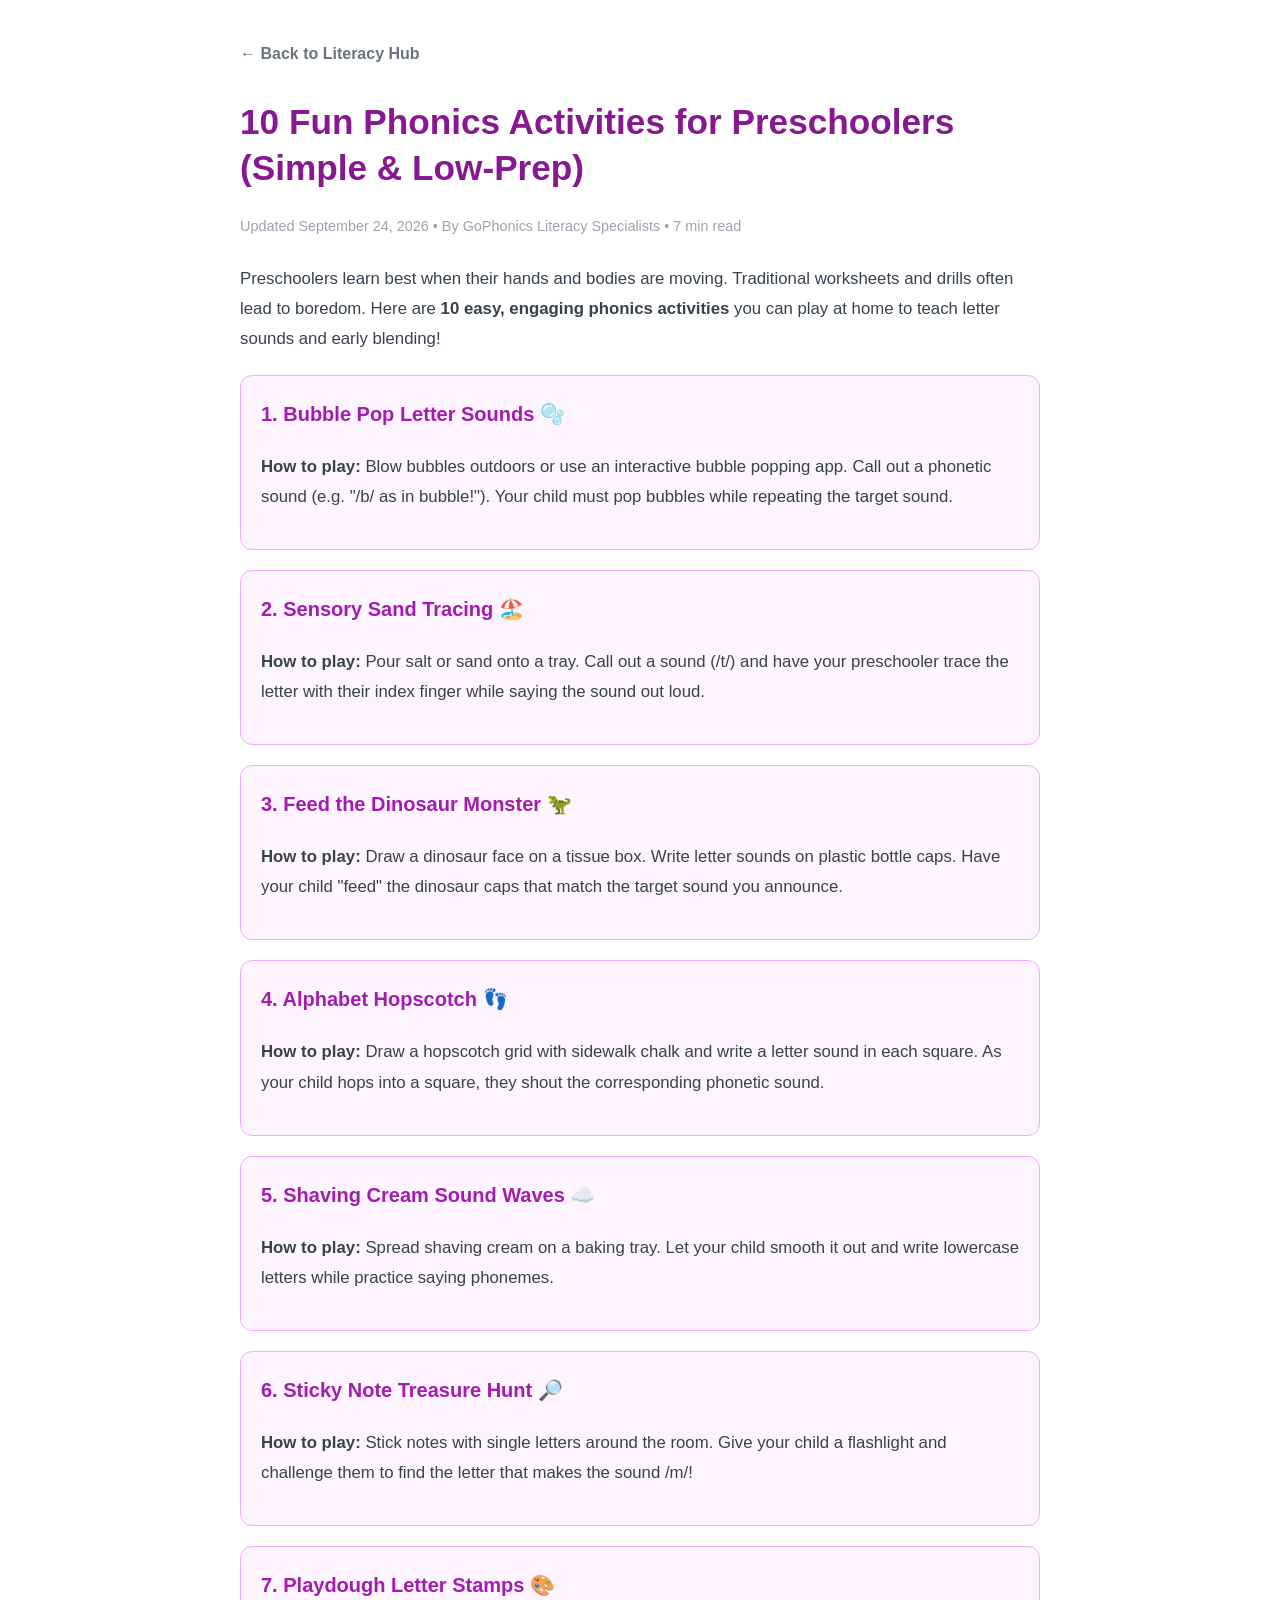
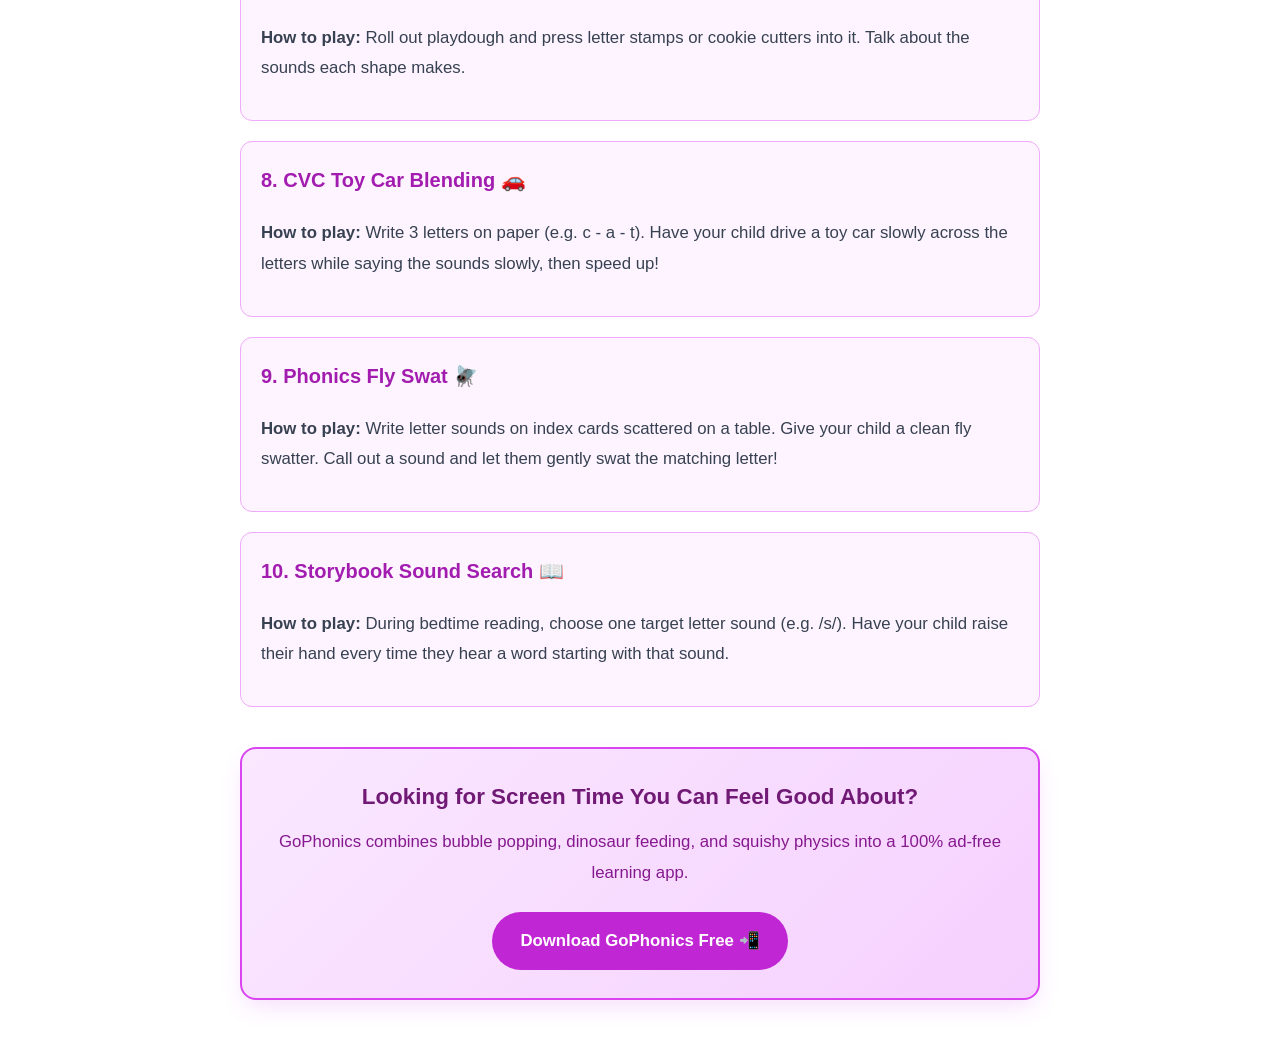
<file: guides/10-fun-phonics-activities-for-preschoolers.html>
<!DOCTYPE html>
<html lang="en">
<head>
    <meta charset="UTF-8">
    <meta name="viewport" content="width=device-width, initial-scale=1.0">
    <meta name="apple-itunes-app" content="app-id=6756431312">
    <title>10 Fun Phonics Activities for Preschoolers (Simple & Low-Prep)</title>
    <meta name="description" content="10 fun, hands-on phonics activities and games for preschoolers. Help your toddler master letter sounds, phonemic awareness, and early blending at home.">
    <link rel="canonical" href="https://themansigoel.github.io/go-phonics/guides/10-fun-phonics-activities-for-preschoolers.html" />
    <meta property="og:title" content="10 Fun Phonics Activities for Preschoolers">
    <meta property="og:description" content="Playful hands-on phonics games to teach letter sounds and phonemic awareness to toddlers and preschoolers.">
    <meta property="og:type" content="article">
    <meta property="og:url" content="https://themansigoel.github.io/go-phonics/guides/10-fun-phonics-activities-for-preschoolers.html">
    <meta property="og:image" content="../assets/images/app-icon.png">

    <script type="application/ld+json">
    {
      "@context": "https://schema.org",
      "@type": "Article",
      "headline": "10 Fun Phonics Activities for Preschoolers (Simple & Low-Prep)",
      "description": "List of 10 engaging, tactile phonics games and multisensory activities designed to teach preschool children letter sounds and blending.",
      "author": { "@type": "Organization", "name": "GoPhonics" },
      "publisher": { "@type": "Organization", "name": "GoPhonics", "logo": { "@type": "ImageObject", "url": "https://themansigoel.github.io/go-phonics/assets/images/app-icon.png" } },
      "datePublished": "2026-09-24",
      "dateModified": "2026-09-24"
    }
    </script>
    <style>
        body { font-family: -apple-system, BlinkMacSystemFont, "Segoe UI", Roboto, sans-serif; line-height: 1.8; color: #374151; background: #fff; margin: 0; padding: 0; }
        .article-container { max-width: 800px; margin: 40px auto; padding: 0 20px; }
        h1 { color: #86198f; font-size: 2.2rem; line-height: 1.3; margin-top: 20px; }
        h2 { color: #701a75; font-size: 1.4rem; margin-top: 28px; }
        p, li { font-size: 1.05rem; }
        .activity-card { background: #fdf4ff; border: 1px solid #f0abfc; border-radius: 12px; padding: 20px; margin: 20px 0; }
        .activity-card h3 { color: #a21caf; margin-top: 0; font-size: 1.25rem; }
        .sticky-cta { background: linear-gradient(135deg, #fae8ff 0%, #f5d0fe 100%); border: 2px solid #d946ef; border-radius: 16px; padding: 28px; text-align: center; margin: 40px 0; box-shadow: 0 10px 25px -5px rgba(217,70,239,0.2); }
        .btn-download { display: inline-block; background: #c026d3; color: #fff; padding: 14px 28px; border-radius: 30px; font-weight: 700; text-decoration: none; margin-top: 14px; font-size: 1.05rem; }
        .back-link { color: #6b7280; text-decoration: none; font-weight: 600; display: inline-block; margin-bottom: 10px; }
        .meta-info { color: #9ca3af; font-size: 0.9rem; margin-bottom: 24px; }
    </style>
</head>
<body>
    <div class="article-container">
        <a href="index.html" class="back-link">← Back to Literacy Hub</a>
        <h1>10 Fun Phonics Activities for Preschoolers (Simple & Low-Prep)</h1>
        <div class="meta-info">Updated September 24, 2026 • By GoPhonics Literacy Specialists • 7 min read</div>

        <p>Preschoolers learn best when their hands and bodies are moving. Traditional worksheets and drills often lead to boredom. Here are <strong>10 easy, engaging phonics activities</strong> you can play at home to teach letter sounds and early blending!</p>

        <div class="activity-card">
            <h3>1. Bubble Pop Letter Sounds 🫧</h3>
            <p><strong>How to play:</strong> Blow bubbles outdoors or use an interactive bubble popping app. Call out a phonetic sound (e.g. "/b/ as in bubble!"). Your child must pop bubbles while repeating the target sound.</p>
        </div>

        <div class="activity-card">
            <h3>2. Sensory Sand Tracing 🏖️</h3>
            <p><strong>How to play:</strong> Pour salt or sand onto a tray. Call out a sound (/t/) and have your preschooler trace the letter with their index finger while saying the sound out loud.</p>
        </div>

        <div class="activity-card">
            <h3>3. Feed the Dinosaur Monster 🦖</h3>
            <p><strong>How to play:</strong> Draw a dinosaur face on a tissue box. Write letter sounds on plastic bottle caps. Have your child "feed" the dinosaur caps that match the target sound you announce.</p>
        </div>

        <div class="activity-card">
            <h3>4. Alphabet Hopscotch 👣</h3>
            <p><strong>How to play:</strong> Draw a hopscotch grid with sidewalk chalk and write a letter sound in each square. As your child hops into a square, they shout the corresponding phonetic sound.</p>
        </div>

        <div class="activity-card">
            <h3>5. Shaving Cream Sound Waves ☁️</h3>
            <p><strong>How to play:</strong> Spread shaving cream on a baking tray. Let your child smooth it out and write lowercase letters while practice saying phonemes.</p>
        </div>

        <div class="activity-card">
            <h3>6. Sticky Note Treasure Hunt 🔎</h3>
            <p><strong>How to play:</strong> Stick notes with single letters around the room. Give your child a flashlight and challenge them to find the letter that makes the sound /m/!</p>
        </div>

        <div class="activity-card">
            <h3>7. Playdough Letter Stamps 🎨</h3>
            <p><strong>How to play:</strong> Roll out playdough and press letter stamps or cookie cutters into it. Talk about the sounds each shape makes.</p>
        </div>

        <div class="activity-card">
            <h3>8. CVC Toy Car Blending 🚗</h3>
            <p><strong>How to play:</strong> Write 3 letters on paper (e.g. c - a - t). Have your child drive a toy car slowly across the letters while saying the sounds slowly, then speed up!</p>
        </div>

        <div class="activity-card">
            <h3>9. Phonics Fly Swat 🪰</h3>
            <p><strong>How to play:</strong> Write letter sounds on index cards scattered on a table. Give your child a clean fly swatter. Call out a sound and let them gently swat the matching letter!</p>
        </div>

        <div class="activity-card">
            <h3>10. Storybook Sound Search 📖</h3>
            <p><strong>How to play:</strong> During bedtime reading, choose one target letter sound (e.g. /s/). Have your child raise their hand every time they hear a word starting with that sound.</p>
        </div>

        <div class="sticky-cta">
            <h3 style="color: #701a75; margin: 0; font-size: 1.4rem;">Looking for Screen Time You Can Feel Good About?</h3>
            <p style="color: #86198f; margin: 10px 0;">GoPhonics combines bubble popping, dinosaur feeding, and squishy physics into a 100% ad-free learning app.</p>
            <a href="https://apps.apple.com/app/go-phonics-kids-learn-to-read/id6756431312" class="btn-download">Download GoPhonics Free 📲</a>
        </div>
    </div>
</body>
</html>
</file>
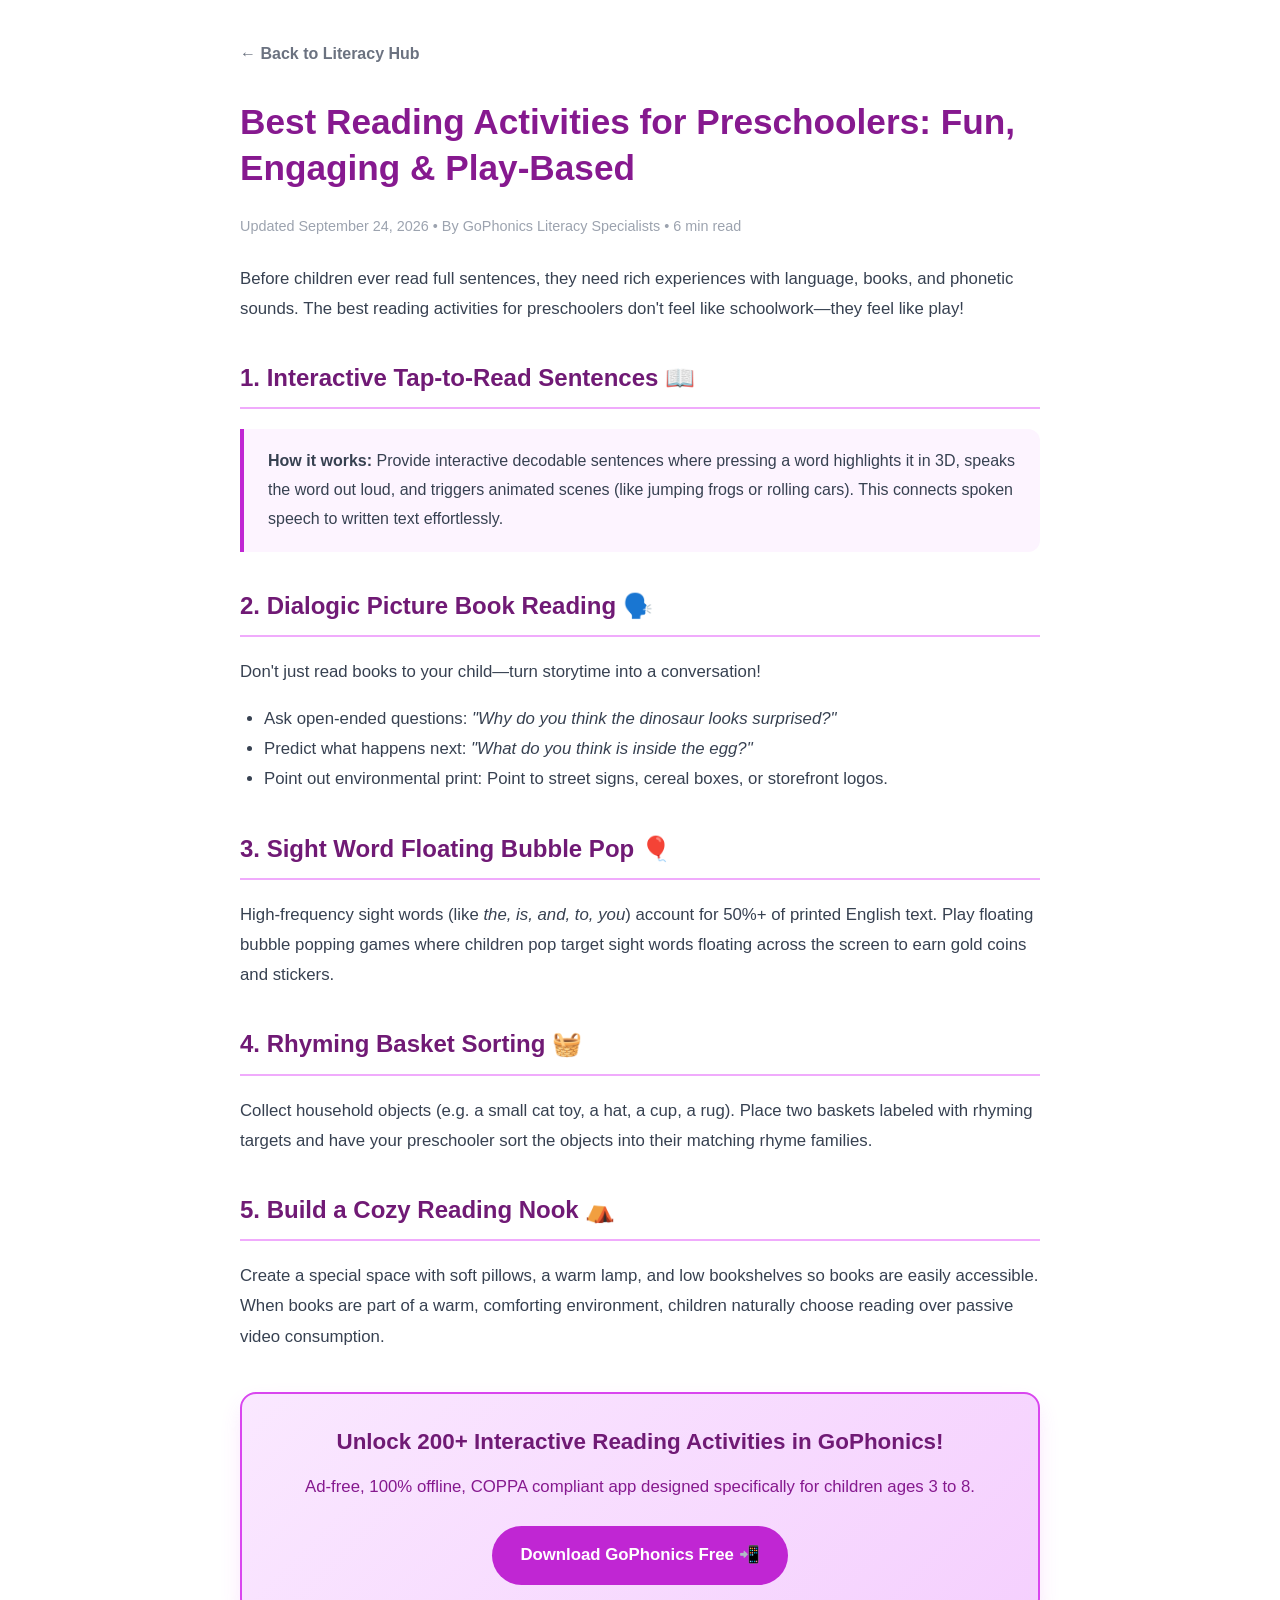
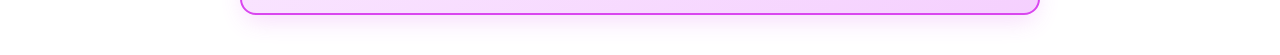
<file: guides/best-reading-activities-for-preschoolers.html>
<!DOCTYPE html>
<html lang="en">
<head>
    <meta charset="UTF-8">
    <meta name="viewport" content="width=device-width, initial-scale=1.0">
    <meta name="apple-itunes-app" content="app-id=6756431312">
    <title>Best Reading Activities for Preschoolers: Fun, Engaging & Play-Based</title>
    <meta name="description" content="Discover the best reading activities for preschoolers. Play-based games, sensory phonics practice, bedtime reading strategies, and interactive story routines.">
    <link rel="canonical" href="https://themansigoel.github.io/go-phonics/guides/best-reading-activities-for-preschoolers.html" />
    <meta property="og:title" content="Best Reading Activities for Preschoolers: Fun, Engaging & Play-Based">
    <meta property="og:description" content="Top interactive reading activities to spark a lifelong love of books and phonics in toddlers and preschoolers.">
    <meta property="og:type" content="article">
    <meta property="og:url" content="https://themansigoel.github.io/go-phonics/guides/best-reading-activities-for-preschoolers.html">
    <meta property="og:image" content="../assets/images/app-icon.png">

    <script type="application/ld+json">
    {
      "@context": "https://schema.org",
      "@type": "Article",
      "headline": "Best Reading Activities for Preschoolers: Fun, Engaging & Play-Based",
      "description": "Curated list of play-based early literacy activities, interactive read-aloud routines, and digital phonics tools for preschoolers.",
      "author": { "@type": "Organization", "name": "GoPhonics" },
      "publisher": { "@type": "Organization", "name": "GoPhonics", "logo": { "@type": "ImageObject", "url": "https://themansigoel.github.io/go-phonics/assets/images/app-icon.png" } },
      "datePublished": "2026-09-24",
      "dateModified": "2026-09-24"
    }
    </script>
    <style>
        body { font-family: -apple-system, BlinkMacSystemFont, "Segoe UI", Roboto, sans-serif; line-height: 1.8; color: #374151; background: #fff; margin: 0; padding: 0; }
        .article-container { max-width: 800px; margin: 40px auto; padding: 0 20px; }
        h1 { color: #86198f; font-size: 2.2rem; line-height: 1.3; margin-top: 20px; }
        h2 { color: #701a75; font-size: 1.5rem; margin-top: 32px; border-bottom: 2px solid #f0abfc; padding-bottom: 8px; }
        h3 { color: #a21caf; font-size: 1.2rem; margin-top: 24px; }
        p, li { font-size: 1.05rem; }
        ul, ol { padding-left: 24px; }
        .activity-box { background: #fdf4ff; border-left: 4px solid #c026d3; padding: 18px 24px; margin: 20px 0; border-radius: 0 12px 12px 0; }
        .sticky-cta { background: linear-gradient(135deg, #fae8ff 0%, #f5d0fe 100%); border: 2px solid #d946ef; border-radius: 16px; padding: 28px; text-align: center; margin: 40px 0; box-shadow: 0 10px 25px -5px rgba(217,70,239,0.2); }
        .btn-download { display: inline-block; background: #c026d3; color: #fff; padding: 14px 28px; border-radius: 30px; font-weight: 700; text-decoration: none; margin-top: 14px; font-size: 1.05rem; }
        .back-link { color: #6b7280; text-decoration: none; font-weight: 600; display: inline-block; margin-bottom: 10px; }
        .meta-info { color: #9ca3af; font-size: 0.9rem; margin-bottom: 24px; }
    </style>
</head>
<body>
    <div class="article-container">
        <a href="index.html" class="back-link">← Back to Literacy Hub</a>
        <h1>Best Reading Activities for Preschoolers: Fun, Engaging & Play-Based</h1>
        <div class="meta-info">Updated September 24, 2026 • By GoPhonics Literacy Specialists • 6 min read</div>

        <p>Before children ever read full sentences, they need rich experiences with language, books, and phonetic sounds. The best reading activities for preschoolers don't feel like schoolwork—they feel like play!</p>

        <h2>1. Interactive Tap-to-Read Sentences 📖</h2>
        <div class="activity-box">
            <strong>How it works:</strong> Provide interactive decodable sentences where pressing a word highlights it in 3D, speaks the word out loud, and triggers animated scenes (like jumping frogs or rolling cars). This connects spoken speech to written text effortlessly.
        </div>

        <h2>2. Dialogic Picture Book Reading 🗣️</h2>
        <p>Don't just read books to your child—turn storytime into a conversation!</p>
        <ul>
            <li>Ask open-ended questions: <em>"Why do you think the dinosaur looks surprised?"</em></li>
            <li>Predict what happens next: <em>"What do you think is inside the egg?"</em></li>
            <li>Point out environmental print: Point to street signs, cereal boxes, or storefront logos.</li>
        </ul>

        <h2>3. Sight Word Floating Bubble Pop 🎈</h2>
        <p>High-frequency sight words (like <em>the, is, and, to, you</em>) account for 50%+ of printed English text. Play floating bubble popping games where children pop target sight words floating across the screen to earn gold coins and stickers.</p>

        <h2>4. Rhyming Basket Sorting 🧺</h2>
        <p>Collect household objects (e.g. a small cat toy, a hat, a cup, a rug). Place two baskets labeled with rhyming targets and have your preschooler sort the objects into their matching rhyme families.</p>

        <h2>5. Build a Cozy Reading Nook ⛺</h2>
        <p>Create a special space with soft pillows, a warm lamp, and low bookshelves so books are easily accessible. When books are part of a warm, comforting environment, children naturally choose reading over passive video consumption.</p>

        <div class="sticky-cta">
            <h3 style="color: #701a75; margin: 0; font-size: 1.4rem;">Unlock 200+ Interactive Reading Activities in GoPhonics!</h3>
            <p style="color: #86198f; margin: 10px 0;">Ad-free, 100% offline, COPPA compliant app designed specifically for children ages 3 to 8.</p>
            <a href="https://apps.apple.com/app/go-phonics-kids-learn-to-read/id6756431312" class="btn-download">Download GoPhonics Free 📲</a>
        </div>
    </div>
</body>
</html>
</file>
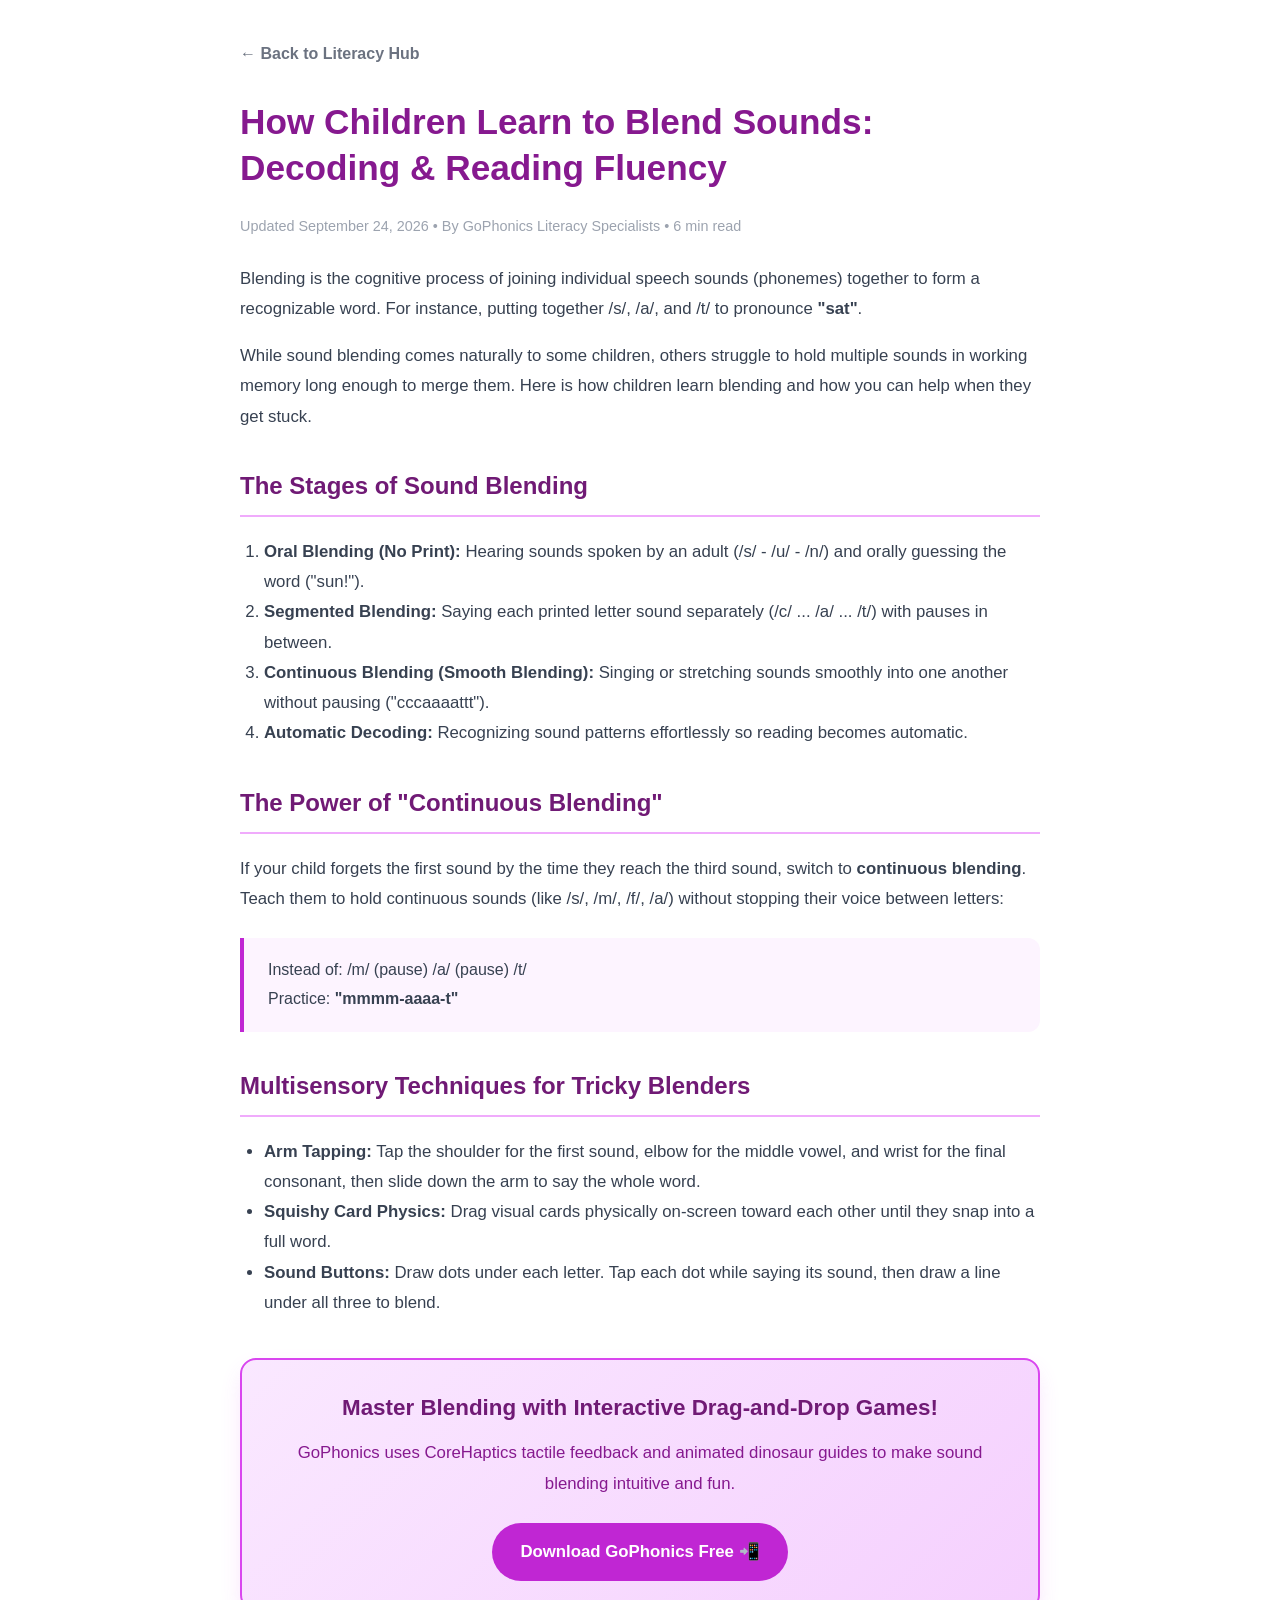
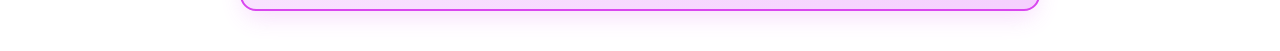
<file: guides/how-children-learn-to-blend-sounds.html>
<!DOCTYPE html>
<html lang="en">
<head>
    <meta charset="UTF-8">
    <meta name="viewport" content="width=device-width, initial-scale=1.0">
    <meta name="apple-itunes-app" content="app-id=6756431312">
    <title>How Children Learn to Blend Sounds: Decoding & Reading Fluency</title>
    <meta name="description" content="Learn how children process and blend individual phonetic sounds to decode words. Effective techniques including continuous blending, sound buttons, and arm tapping.">
    <link rel="canonical" href="https://themansigoel.github.io/go-phonics/guides/how-children-learn-to-blend-sounds.html" />
    <meta property="og:title" content="How Children Learn to Blend Sounds: Decoding & Reading Fluency">
    <meta property="og:description" content="Understand the cognitive mechanics of sound blending and how to help your child connect phonemes into words effortlessly.">
    <meta property="og:type" content="article">
    <meta property="og:url" content="https://themansigoel.github.io/go-phonics/guides/how-children-learn-to-blend-sounds.html">
    <meta property="og:image" content="../assets/images/app-icon.png">

    <script type="application/ld+json">
    {
      "@context": "https://schema.org",
      "@type": "Article",
      "headline": "How Children Learn to Blend Sounds: Decoding & Reading Fluency",
      "description": "Educational guide exploring cognitive sound blending strategies, continuous vocal blending, and practical exercises for early readers.",
      "author": { "@type": "Organization", "name": "GoPhonics" },
      "publisher": { "@type": "Organization", "name": "GoPhonics", "logo": { "@type": "ImageObject", "url": "https://themansigoel.github.io/go-phonics/assets/images/app-icon.png" } },
      "datePublished": "2026-09-24",
      "dateModified": "2026-09-24"
    }
    </script>
    <style>
        body { font-family: -apple-system, BlinkMacSystemFont, "Segoe UI", Roboto, sans-serif; line-height: 1.8; color: #374151; background: #fff; margin: 0; padding: 0; }
        .article-container { max-width: 800px; margin: 40px auto; padding: 0 20px; }
        h1 { color: #86198f; font-size: 2.2rem; line-height: 1.3; margin-top: 20px; }
        h2 { color: #701a75; font-size: 1.5rem; margin-top: 32px; border-bottom: 2px solid #f0abfc; padding-bottom: 8px; }
        h3 { color: #a21caf; font-size: 1.2rem; margin-top: 24px; }
        p, li { font-size: 1.05rem; }
        ul, ol { padding-left: 24px; }
        .highlight-box { background: #fdf4ff; border-left: 4px solid #c026d3; padding: 18px 24px; margin: 24px 0; border-radius: 0 12px 12px 0; }
        .sticky-cta { background: linear-gradient(135deg, #fae8ff 0%, #f5d0fe 100%); border: 2px solid #d946ef; border-radius: 16px; padding: 28px; text-align: center; margin: 40px 0; box-shadow: 0 10px 25px -5px rgba(217,70,239,0.2); }
        .btn-download { display: inline-block; background: #c026d3; color: #fff; padding: 14px 28px; border-radius: 30px; font-weight: 700; text-decoration: none; margin-top: 14px; font-size: 1.05rem; }
        .back-link { color: #6b7280; text-decoration: none; font-weight: 600; display: inline-block; margin-bottom: 10px; }
        .meta-info { color: #9ca3af; font-size: 0.9rem; margin-bottom: 24px; }
    </style>
</head>
<body>
    <div class="article-container">
        <a href="index.html" class="back-link">← Back to Literacy Hub</a>
        <h1>How Children Learn to Blend Sounds: Decoding & Reading Fluency</h1>
        <div class="meta-info">Updated September 24, 2026 • By GoPhonics Literacy Specialists • 6 min read</div>

        <p>Blending is the cognitive process of joining individual speech sounds (phonemes) together to form a recognizable word. For instance, putting together /s/, /a/, and /t/ to pronounce <strong>"sat"</strong>.</p>

        <p>While sound blending comes naturally to some children, others struggle to hold multiple sounds in working memory long enough to merge them. Here is how children learn blending and how you can help when they get stuck.</p>

        <h2>The Stages of Sound Blending</h2>
        <ol>
            <li><strong>Oral Blending (No Print):</strong> Hearing sounds spoken by an adult (/s/ - /u/ - /n/) and orally guessing the word ("sun!").</li>
            <li><strong>Segmented Blending:</strong> Saying each printed letter sound separately (/c/ ... /a/ ... /t/) with pauses in between.</li>
            <li><strong>Continuous Blending (Smooth Blending):</strong> Singing or stretching sounds smoothly into one another without pausing ("cccaaaattt").</li>
            <li><strong>Automatic Decoding:</strong> Recognizing sound patterns effortlessly so reading becomes automatic.</li>
        </ol>

        <h2>The Power of "Continuous Blending"</h2>
        <p>If your child forgets the first sound by the time they reach the third sound, switch to <strong>continuous blending</strong>. Teach them to hold continuous sounds (like /s/, /m/, /f/, /a/) without stopping their voice between letters:</p>

        <div class="highlight-box">
            Instead of: /m/ (pause) /a/ (pause) /t/<br>
            Practice: <strong>"mmmm-aaaa-t"</strong>
        </div>

        <h2>Multisensory Techniques for Tricky Blenders</h2>
        <ul>
            <li><strong>Arm Tapping:</strong> Tap the shoulder for the first sound, elbow for the middle vowel, and wrist for the final consonant, then slide down the arm to say the whole word.</li>
            <li><strong>Squishy Card Physics:</strong> Drag visual cards physically on-screen toward each other until they snap into a full word.</li>
            <li><strong>Sound Buttons:</strong> Draw dots under each letter. Tap each dot while saying its sound, then draw a line under all three to blend.</li>
        </ul>

        <div class="sticky-cta">
            <h3 style="color: #701a75; margin: 0; font-size: 1.4rem;">Master Blending with Interactive Drag-and-Drop Games!</h3>
            <p style="color: #86198f; margin: 10px 0;">GoPhonics uses CoreHaptics tactile feedback and animated dinosaur guides to make sound blending intuitive and fun.</p>
            <a href="https://apps.apple.com/app/go-phonics-kids-learn-to-read/id6756431312" class="btn-download">Download GoPhonics Free 📲</a>
        </div>
    </div>
</body>
</html>
</file>
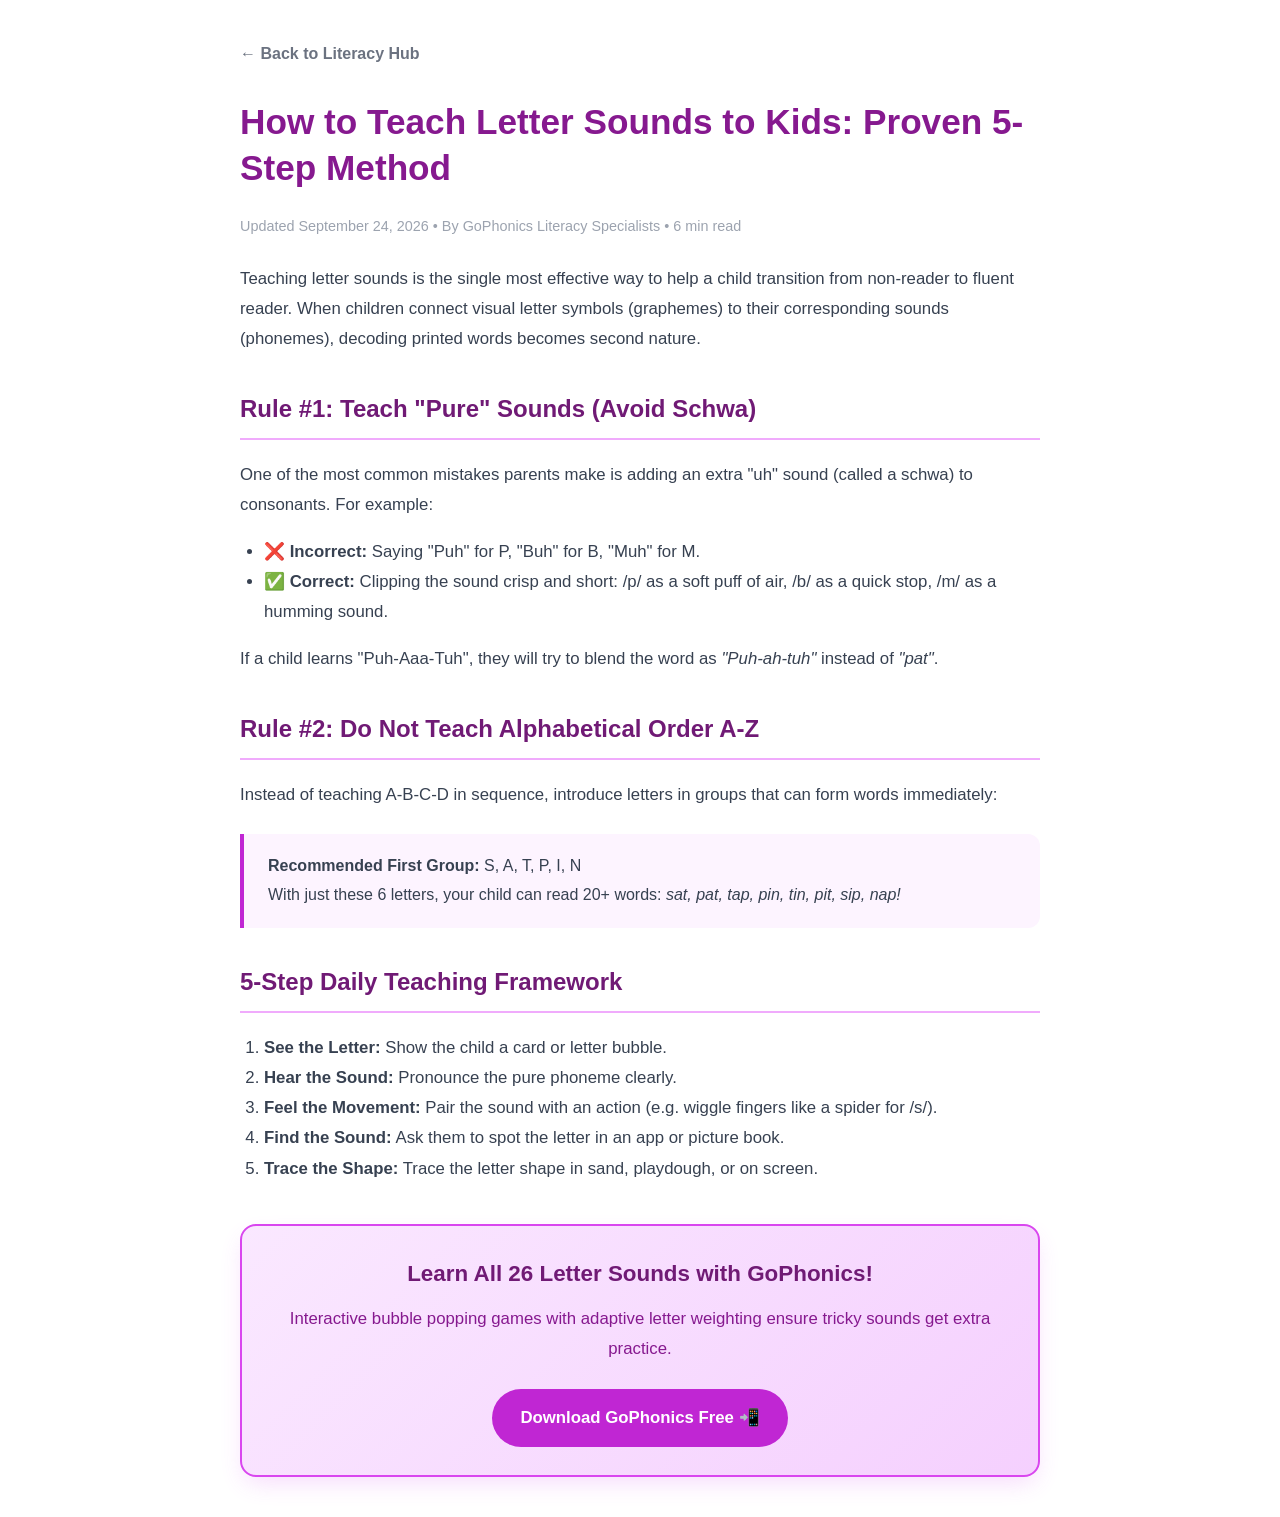
<file: guides/how-to-teach-letter-sounds-to-kids.html>
<!DOCTYPE html>
<html lang="en">
<head>
    <meta charset="UTF-8">
    <meta name="viewport" content="width=device-width, initial-scale=1.0">
    <meta name="apple-itunes-app" content="app-id=6756431312">
    <title>How to Teach Letter Sounds to Kids: Proven 5-Step Method</title>
    <meta name="description" content="Learn how to teach letter sounds to toddlers and preschoolers. Discover the optimal sound order, multisensory techniques, and tips to avoid common phonics mistakes.">
    <link rel="canonical" href="https://themansigoel.github.io/go-phonics/guides/how-to-teach-letter-sounds-to-kids.html" />
    <meta property="og:title" content="How to Teach Letter Sounds to Kids: Proven 5-Step Method">
    <meta property="og:description" content="Master early letter sound recognition with effective synthetic phonics strategies for young children.">
    <meta property="og:type" content="article">
    <meta property="og:url" content="https://themansigoel.github.io/go-phonics/guides/how-to-teach-letter-sounds-to-kids.html">
    <meta property="og:image" content="../assets/images/app-icon.png">

    <script type="application/ld+json">
    {
      "@context": "https://schema.org",
      "@type": "Article",
      "headline": "How to Teach Letter Sounds to Kids: Proven 5-Step Method",
      "description": "Comprehensive guide detailing how to teach pure letter sounds, optimal teaching order, and multisensory practices for toddlers and preschoolers.",
      "author": { "@type": "Organization", "name": "GoPhonics" },
      "publisher": { "@type": "Organization", "name": "GoPhonics", "logo": { "@type": "ImageObject", "url": "https://themansigoel.github.io/go-phonics/assets/images/app-icon.png" } },
      "datePublished": "2026-09-24",
      "dateModified": "2026-09-24"
    }
    </script>
    <style>
        body { font-family: -apple-system, BlinkMacSystemFont, "Segoe UI", Roboto, sans-serif; line-height: 1.8; color: #374151; background: #fff; margin: 0; padding: 0; }
        .article-container { max-width: 800px; margin: 40px auto; padding: 0 20px; }
        h1 { color: #86198f; font-size: 2.2rem; line-height: 1.3; margin-top: 20px; }
        h2 { color: #701a75; font-size: 1.5rem; margin-top: 32px; border-bottom: 2px solid #f0abfc; padding-bottom: 8px; }
        h3 { color: #a21caf; font-size: 1.2rem; margin-top: 24px; }
        p, li { font-size: 1.05rem; }
        ul, ol { padding-left: 24px; }
        .highlight-box { background: #fdf4ff; border-left: 4px solid #c026d3; padding: 18px 24px; margin: 24px 0; border-radius: 0 12px 12px 0; }
        .sticky-cta { background: linear-gradient(135deg, #fae8ff 0%, #f5d0fe 100%); border: 2px solid #d946ef; border-radius: 16px; padding: 28px; text-align: center; margin: 40px 0; box-shadow: 0 10px 25px -5px rgba(217,70,239,0.2); }
        .btn-download { display: inline-block; background: #c026d3; color: #fff; padding: 14px 28px; border-radius: 30px; font-weight: 700; text-decoration: none; margin-top: 14px; font-size: 1.05rem; }
        .back-link { color: #6b7280; text-decoration: none; font-weight: 600; display: inline-block; margin-bottom: 10px; }
        .meta-info { color: #9ca3af; font-size: 0.9rem; margin-bottom: 24px; }
    </style>
</head>
<body>
    <div class="article-container">
        <a href="index.html" class="back-link">← Back to Literacy Hub</a>
        <h1>How to Teach Letter Sounds to Kids: Proven 5-Step Method</h1>
        <div class="meta-info">Updated September 24, 2026 • By GoPhonics Literacy Specialists • 6 min read</div>

        <p>Teaching letter sounds is the single most effective way to help a child transition from non-reader to fluent reader. When children connect visual letter symbols (graphemes) to their corresponding sounds (phonemes), decoding printed words becomes second nature.</p>

        <h2>Rule #1: Teach "Pure" Sounds (Avoid Schwa)</h2>
        <p>One of the most common mistakes parents make is adding an extra "uh" sound (called a schwa) to consonants. For example:</p>
        <ul>
            <li>❌ <strong>Incorrect:</strong> Saying "Puh" for P, "Buh" for B, "Muh" for M.</li>
            <li>✅ <strong>Correct:</strong> Clipping the sound crisp and short: /p/ as a soft puff of air, /b/ as a quick stop, /m/ as a humming sound.</li>
        </ul>
        <p>If a child learns "Puh-Aaa-Tuh", they will try to blend the word as <em>"Puh-ah-tuh"</em> instead of <em>"pat"</em>.</p>

        <h2>Rule #2: Do Not Teach Alphabetical Order A-Z</h2>
        <p>Instead of teaching A-B-C-D in sequence, introduce letters in groups that can form words immediately:</p>
        <div class="highlight-box">
            <strong>Recommended First Group:</strong> S, A, T, P, I, N<br>
            With just these 6 letters, your child can read 20+ words: <em>sat, pat, tap, pin, tin, pit, sip, nap!</em>
        </div>

        <h2>5-Step Daily Teaching Framework</h2>
        <ol>
            <li><strong>See the Letter:</strong> Show the child a card or letter bubble.</li>
            <li><strong>Hear the Sound:</strong> Pronounce the pure phoneme clearly.</li>
            <li><strong>Feel the Movement:</strong> Pair the sound with an action (e.g. wiggle fingers like a spider for /s/).</li>
            <li><strong>Find the Sound:</strong> Ask them to spot the letter in an app or picture book.</li>
            <li><strong>Trace the Shape:</strong> Trace the letter shape in sand, playdough, or on screen.</li>
        </ol>

        <div class="sticky-cta">
            <h3 style="color: #701a75; margin: 0; font-size: 1.4rem;">Learn All 26 Letter Sounds with GoPhonics!</h3>
            <p style="color: #86198f; margin: 10px 0;">Interactive bubble popping games with adaptive letter weighting ensure tricky sounds get extra practice.</p>
            <a href="https://apps.apple.com/app/go-phonics-kids-learn-to-read/id6756431312" class="btn-download">Download GoPhonics Free 📲</a>
        </div>
    </div>
</body>
</html>
</file>
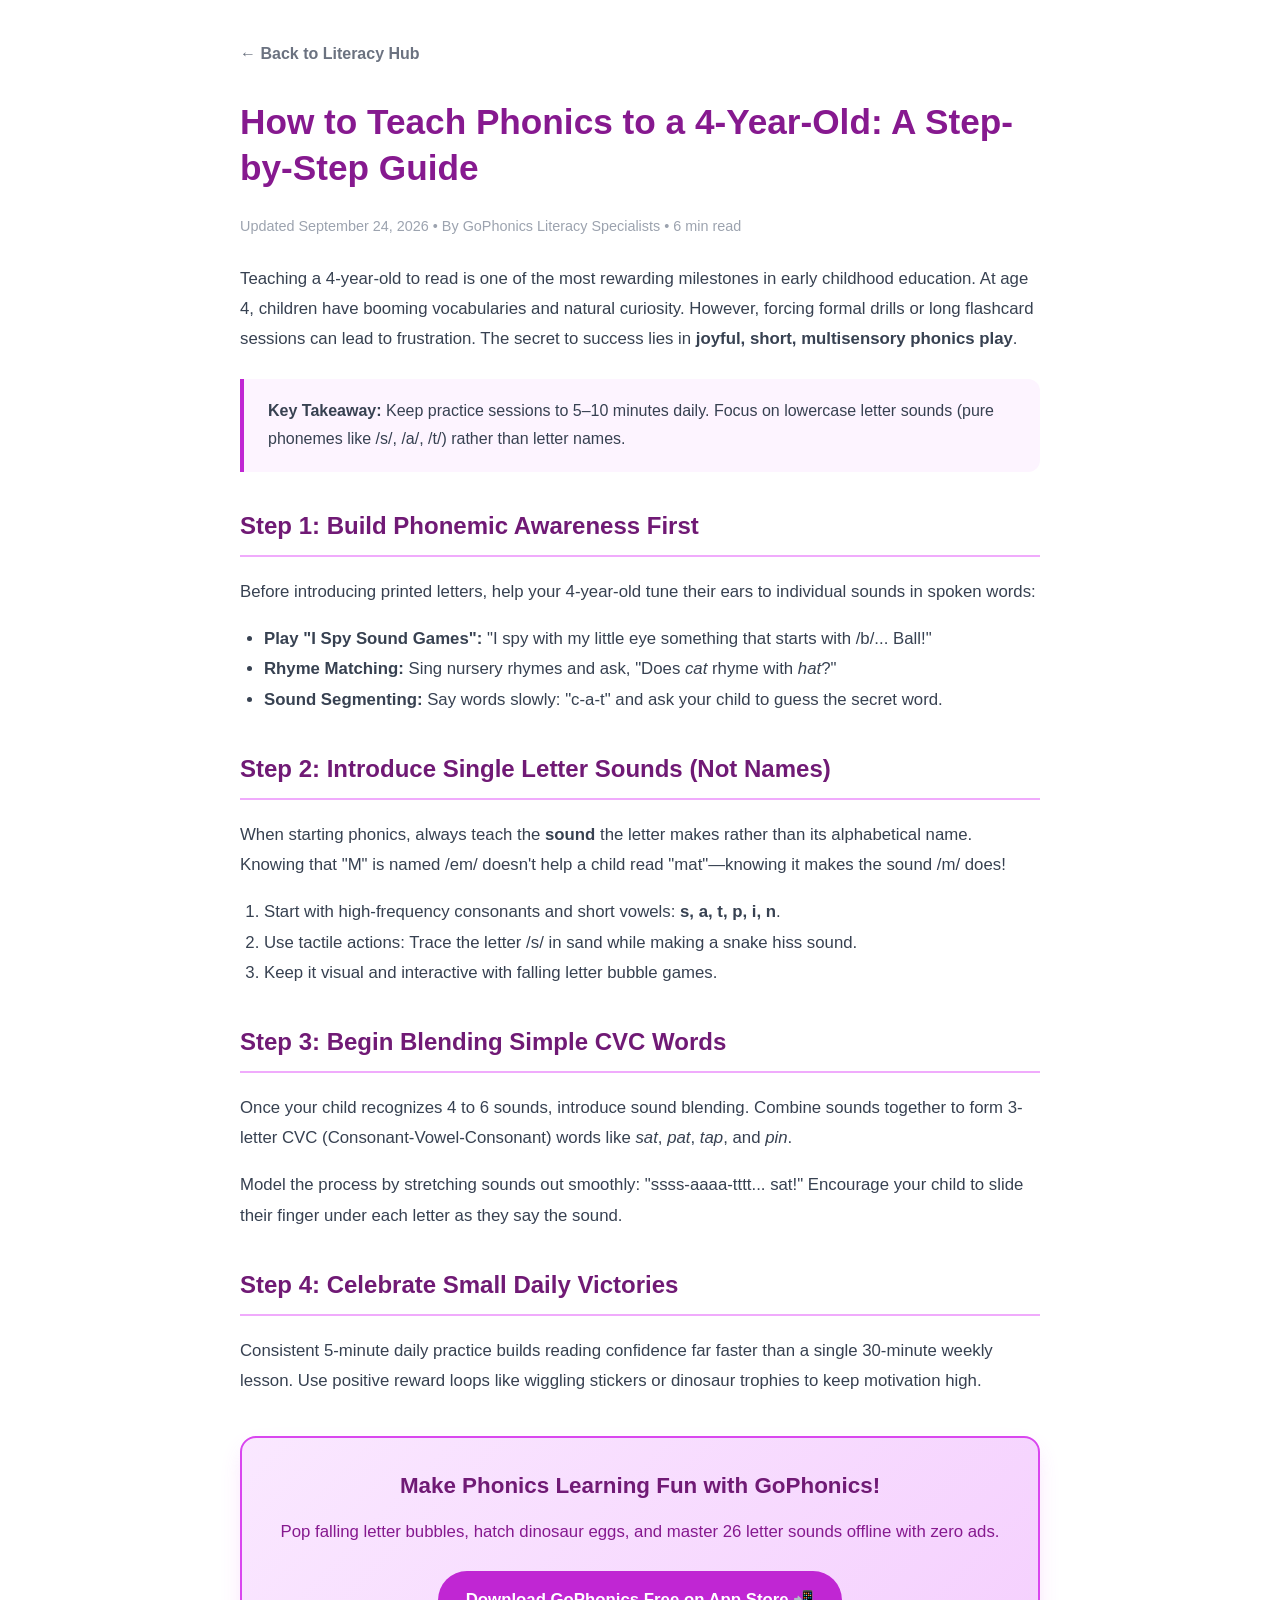
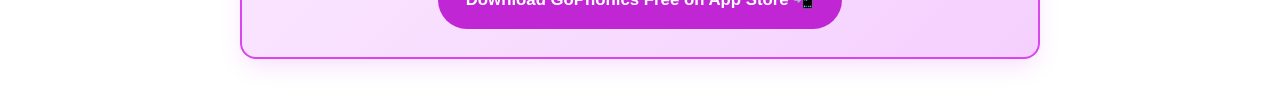
<file: guides/how-to-teach-phonics-to-a-4-year-old.html>
<!DOCTYPE html>
<html lang="en">
<head>
    <meta charset="UTF-8">
    <meta name="viewport" content="width=device-width, initial-scale=1.0">
    <meta name="apple-itunes-app" content="app-id=6756431312">
    <title>How to Teach Phonics to a 4-Year-Old: Step-by-Step Guide for Parents</title>
    <meta name="description" content="Discover how to teach phonics to a 4-year-old using playful, multisensory methods. Step-by-step guide covering letter sounds, blending, and fun daily activities.">
    <link rel="canonical" href="https://themansigoel.github.io/go-phonics/guides/how-to-teach-phonics-to-a-4-year-old.html" />
    <meta property="og:title" content="How to Teach Phonics to a 4-Year-Old: Step-by-Step Guide">
    <meta property="og:description" content="Simple, joyful steps to introduce phonics sounds, blending, and early reading to your 4-year-old child at home.">
    <meta property="og:type" content="article">
    <meta property="og:url" content="https://themansigoel.github.io/go-phonics/guides/how-to-teach-phonics-to-a-4-year-old.html">
    <meta property="og:image" content="../assets/images/app-icon.png">
    
    <script type="application/ld+json">
    {
      "@context": "https://schema.org",
      "@type": "Article",
      "headline": "How to Teach Phonics to a 4-Year-Old: Step-by-Step Guide for Parents",
      "description": "Comprehensive guide on teaching letter sounds, phonemic awareness, and word blending to 4-year-old preschoolers through interactive games.",
      "author": { "@type": "Organization", "name": "GoPhonics" },
      "publisher": { "@type": "Organization", "name": "GoPhonics", "logo": { "@type": "ImageObject", "url": "https://themansigoel.github.io/go-phonics/assets/images/app-icon.png" } },
      "datePublished": "2026-09-24",
      "dateModified": "2026-09-24"
    }
    </script>
    <script type="application/ld+json">
    {
      "@context": "https://schema.org",
      "@type": "FAQPage",
      "mainEntity": [
        {
          "@type": "Question",
          "name": "Is a 4-year-old ready for phonics?",
          "acceptedAnswer": {
            "@type": "Answer",
            "text": "Yes! At 4 years old, children are naturally developing phonemic awareness—the ability to hear and manipulate spoken sounds. They can easily learn single letter sounds through playful games, songs, and visual cards."
          }
        },
        {
          "@type": "Question",
          "name": "Should I teach letter names or letter sounds first?",
          "acceptedAnswer": {
            "@type": "Answer",
            "text": "Always teach letter sounds first (e.g. 'a' as in apple, 'b' as in ball). Knowing letter names does not help a child sound out a word like 'cat', but knowing the phonetic sounds enables immediate word blending."
          }
        }
      ]
    }
    </script>
    <style>
        body { font-family: -apple-system, BlinkMacSystemFont, "Segoe UI", Roboto, sans-serif; line-height: 1.8; color: #374151; background: #fff; margin: 0; padding: 0; }
        .article-container { max-width: 800px; margin: 40px auto; padding: 0 20px; }
        h1 { color: #86198f; font-size: 2.2rem; line-height: 1.3; margin-top: 20px; }
        h2 { color: #701a75; font-size: 1.5rem; margin-top: 32px; border-bottom: 2px solid #f0abfc; padding-bottom: 8px; }
        h3 { color: #a21caf; font-size: 1.2rem; margin-top: 24px; }
        p, li { font-size: 1.05rem; }
        ul, ol { padding-left: 24px; }
        .highlight-box { background: #fdf4ff; border-left: 4px solid #c026d3; padding: 18px 24px; margin: 24px 0; border-radius: 0 12px 12px 0; }
        .sticky-cta { background: linear-gradient(135deg, #fae8ff 0%, #f5d0fe 100%); border: 2px solid #d946ef; border-radius: 16px; padding: 28px; text-align: center; margin: 40px 0; box-shadow: 0 10px 25px -5px rgba(217,70,239,0.2); }
        .btn-download { display: inline-block; background: #c026d3; color: #fff; padding: 14px 28px; border-radius: 30px; font-weight: 700; text-decoration: none; margin-top: 14px; font-size: 1.05rem; transition: transform 0.2s; }
        .btn-download:hover { transform: translateY(-2px); }
        .back-link { color: #6b7280; text-decoration: none; font-weight: 600; display: inline-block; margin-bottom: 10px; }
        .meta-info { color: #9ca3af; font-size: 0.9rem; margin-bottom: 24px; }
    </style>
</head>
<body>
    <div class="article-container">
        <a href="index.html" class="back-link">← Back to Literacy Hub</a>
        <h1>How to Teach Phonics to a 4-Year-Old: A Step-by-Step Guide</h1>
        <div class="meta-info">Updated September 24, 2026 • By GoPhonics Literacy Specialists • 6 min read</div>

        <p>Teaching a 4-year-old to read is one of the most rewarding milestones in early childhood education. At age 4, children have booming vocabularies and natural curiosity. However, forcing formal drills or long flashcard sessions can lead to frustration. The secret to success lies in <strong>joyful, short, multisensory phonics play</strong>.</p>

        <div class="highlight-box">
            <strong>Key Takeaway:</strong> Keep practice sessions to 5–10 minutes daily. Focus on lowercase letter sounds (pure phonemes like /s/, /a/, /t/) rather than letter names.
        </div>

        <h2>Step 1: Build Phonemic Awareness First</h2>
        <p>Before introducing printed letters, help your 4-year-old tune their ears to individual sounds in spoken words:</p>
        <ul>
            <li><strong>Play "I Spy Sound Games":</strong> "I spy with my little eye something that starts with /b/... Ball!"</li>
            <li><strong>Rhyme Matching:</strong> Sing nursery rhymes and ask, "Does <em>cat</em> rhyme with <em>hat</em>?"</li>
            <li><strong>Sound Segmenting:</strong> Say words slowly: "c-a-t" and ask your child to guess the secret word.</li>
        </ul>

        <h2>Step 2: Introduce Single Letter Sounds (Not Names)</h2>
        <p>When starting phonics, always teach the <strong>sound</strong> the letter makes rather than its alphabetical name. Knowing that "M" is named /em/ doesn't help a child read "mat"—knowing it makes the sound /m/ does!</p>
        <ol>
            <li>Start with high-frequency consonants and short vowels: <strong>s, a, t, p, i, n</strong>.</li>
            <li>Use tactile actions: Trace the letter /s/ in sand while making a snake hiss sound.</li>
            <li>Keep it visual and interactive with falling letter bubble games.</li>
        </ol>

        <h2>Step 3: Begin Blending Simple CVC Words</h2>
        <p>Once your child recognizes 4 to 6 sounds, introduce sound blending. Combine sounds together to form 3-letter CVC (Consonant-Vowel-Consonant) words like <em>sat</em>, <em>pat</em>, <em>tap</em>, and <em>pin</em>.</p>
        <p>Model the process by stretching sounds out smoothly: "ssss-aaaa-tttt... sat!" Encourage your child to slide their finger under each letter as they say the sound.</p>

        <h2>Step 4: Celebrate Small Daily Victories</h2>
        <p>Consistent 5-minute daily practice builds reading confidence far faster than a single 30-minute weekly lesson. Use positive reward loops like wiggling stickers or dinosaur trophies to keep motivation high.</p>

        <div class="sticky-cta">
            <h3 style="color: #701a75; margin: 0; font-size: 1.4rem;">Make Phonics Learning Fun with GoPhonics!</h3>
            <p style="color: #86198f; margin: 10px 0;">Pop falling letter bubbles, hatch dinosaur eggs, and master 26 letter sounds offline with zero ads.</p>
            <a href="https://apps.apple.com/app/go-phonics-kids-learn-to-read/id6756431312" class="btn-download">Download GoPhonics Free on App Store 📲</a>
        </div>
    </div>
</body>
</html>
</file>
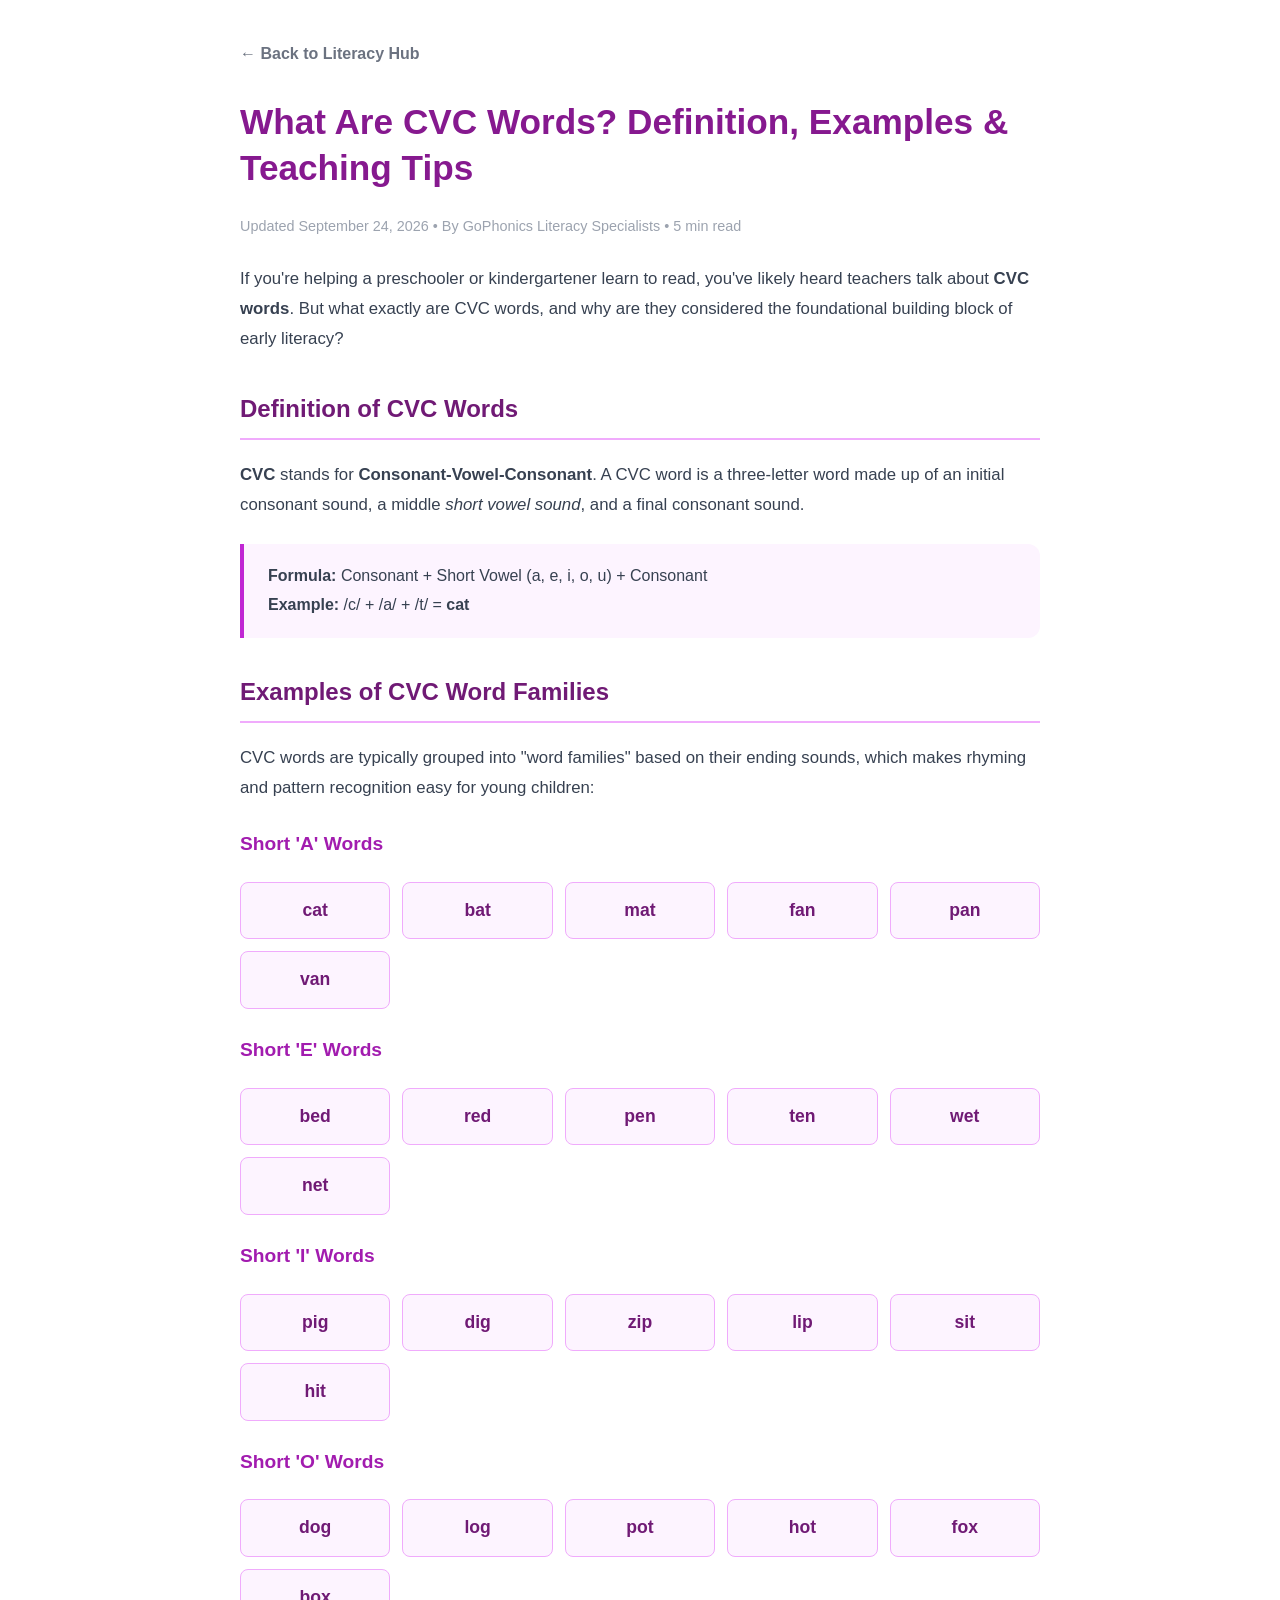
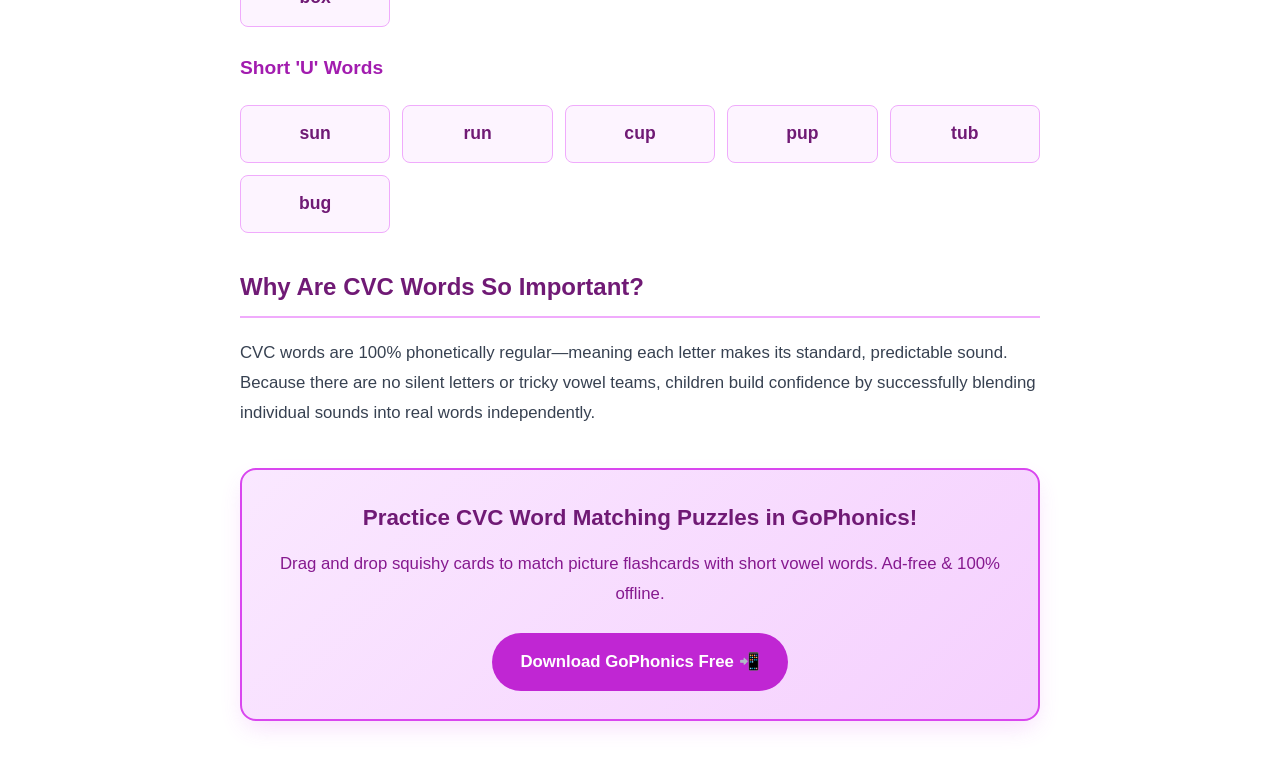
<file: guides/what-are-cvc-words.html>
<!DOCTYPE html>
<html lang="en">
<head>
    <meta charset="UTF-8">
    <meta name="viewport" content="width=device-width, initial-scale=1.0">
    <meta name="apple-itunes-app" content="app-id=6756431312">
    <title>What Are CVC Words? Examples, Word Families & Blending Tips</title>
    <meta name="description" content="What are CVC words? Learn the definition, short vowel word family examples (cat, bed, pig, dog, sun), and proven techniques to teach blending to preschoolers.">
    <link rel="canonical" href="https://themansigoel.github.io/go-phonics/guides/what-are-cvc-words.html" />
    <meta property="og:title" content="What Are CVC Words? Definition, Examples & Teaching Tips">
    <meta property="og:description" content="Everything parents and teachers need to know about Consonant-Vowel-Consonant words in early reading instruction.">
    <meta property="og:type" content="article">
    <meta property="og:url" content="https://themansigoel.github.io/go-phonics/guides/what-are-cvc-words.html">
    <meta property="og:image" content="../assets/images/app-icon.png">

    <script type="application/ld+json">
    {
      "@context": "https://schema.org",
      "@type": "Article",
      "headline": "What Are CVC Words? Examples, Word Families & Blending Tips",
      "description": "Explanatory guide defining CVC words (Consonant-Vowel-Consonant), providing short vowel word family tables and practical blending activities.",
      "author": { "@type": "Organization", "name": "GoPhonics" },
      "publisher": { "@type": "Organization", "name": "GoPhonics", "logo": { "@type": "ImageObject", "url": "https://themansigoel.github.io/go-phonics/assets/images/app-icon.png" } },
      "datePublished": "2026-09-24",
      "dateModified": "2026-09-24"
    }
    </script>
    <script type="application/ld+json">
    {
      "@context": "https://schema.org",
      "@type": "FAQPage",
      "mainEntity": [
        {
          "@type": "Question",
          "name": "What does CVC stand for in reading?",
          "acceptedAnswer": {
            "@type": "Answer",
            "text": "CVC stands for Consonant-Vowel-Consonant. It refers to 3-letter words comprising a initial consonant sound, a short vowel sound in the middle, and a final consonant sound (e.g. cat, bed, pig, dot, bus)."
          }
        },
        {
          "@type": "Question",
          "name": "Why are CVC words important?",
          "acceptedAnswer": {
            "@type": "Answer",
            "text": "CVC words are predictable and follow standard phonetic rules. Mastering CVC words teaches children how to blend individual sounds together smoothly, creating the foundation for reading longer words and full sentences."
          }
        }
      ]
    }
    </script>
    <style>
        body { font-family: -apple-system, BlinkMacSystemFont, "Segoe UI", Roboto, sans-serif; line-height: 1.8; color: #374151; background: #fff; margin: 0; padding: 0; }
        .article-container { max-width: 800px; margin: 40px auto; padding: 0 20px; }
        h1 { color: #86198f; font-size: 2.2rem; line-height: 1.3; margin-top: 20px; }
        h2 { color: #701a75; font-size: 1.5rem; margin-top: 32px; border-bottom: 2px solid #f0abfc; padding-bottom: 8px; }
        h3 { color: #a21caf; font-size: 1.2rem; margin-top: 24px; }
        p, li { font-size: 1.05rem; }
        ul, ol { padding-left: 24px; }
        .word-grid { display: grid; grid-template-columns: repeat(auto-fit, minmax(140px, 1fr)); gap: 12px; margin: 20px 0; }
        .word-card { background: #fdf4ff; border: 1px solid #f0abfc; border-radius: 8px; padding: 12px; text-align: center; font-weight: bold; color: #701a75; font-size: 1.1rem; }
        .highlight-box { background: #fdf4ff; border-left: 4px solid #c026d3; padding: 18px 24px; margin: 24px 0; border-radius: 0 12px 12px 0; }
        .sticky-cta { background: linear-gradient(135deg, #fae8ff 0%, #f5d0fe 100%); border: 2px solid #d946ef; border-radius: 16px; padding: 28px; text-align: center; margin: 40px 0; box-shadow: 0 10px 25px -5px rgba(217,70,239,0.2); }
        .btn-download { display: inline-block; background: #c026d3; color: #fff; padding: 14px 28px; border-radius: 30px; font-weight: 700; text-decoration: none; margin-top: 14px; font-size: 1.05rem; }
        .back-link { color: #6b7280; text-decoration: none; font-weight: 600; display: inline-block; margin-bottom: 10px; }
        .meta-info { color: #9ca3af; font-size: 0.9rem; margin-bottom: 24px; }
    </style>
</head>
<body>
    <div class="article-container">
        <a href="index.html" class="back-link">← Back to Literacy Hub</a>
        <h1>What Are CVC Words? Definition, Examples & Teaching Tips</h1>
        <div class="meta-info">Updated September 24, 2026 • By GoPhonics Literacy Specialists • 5 min read</div>

        <p>If you're helping a preschooler or kindergartener learn to read, you've likely heard teachers talk about <strong>CVC words</strong>. But what exactly are CVC words, and why are they considered the foundational building block of early literacy?</p>

        <h2>Definition of CVC Words</h2>
        <p><strong>CVC</strong> stands for <strong>Consonant-Vowel-Consonant</strong>. A CVC word is a three-letter word made up of an initial consonant sound, a middle <em>short vowel sound</em>, and a final consonant sound.</p>

        <div class="highlight-box">
            <strong>Formula:</strong> Consonant + Short Vowel (a, e, i, o, u) + Consonant<br>
            <strong>Example:</strong> /c/ + /a/ + /t/ = <strong>cat</strong>
        </div>

        <h2>Examples of CVC Word Families</h2>
        <p>CVC words are typically grouped into "word families" based on their ending sounds, which makes rhyming and pattern recognition easy for young children:</p>

        <h3>Short 'A' Words</h3>
        <div class="word-grid">
            <div class="word-card">cat</div><div class="word-card">bat</div><div class="word-card">mat</div>
            <div class="word-card">fan</div><div class="word-card">pan</div><div class="word-card">van</div>
        </div>

        <h3>Short 'E' Words</h3>
        <div class="word-grid">
            <div class="word-card">bed</div><div class="word-card">red</div><div class="word-card">pen</div>
            <div class="word-card">ten</div><div class="word-card">wet</div><div class="word-card">net</div>
        </div>

        <h3>Short 'I' Words</h3>
        <div class="word-grid">
            <div class="word-card">pig</div><div class="word-card">dig</div><div class="word-card">zip</div>
            <div class="word-card">lip</div><div class="word-card">sit</div><div class="word-card">hit</div>
        </div>

        <h3>Short 'O' Words</h3>
        <div class="word-grid">
            <div class="word-card">dog</div><div class="word-card">log</div><div class="word-card">pot</div>
            <div class="word-card">hot</div><div class="word-card">fox</div><div class="word-card">box</div>
        </div>

        <h3>Short 'U' Words</h3>
        <div class="word-grid">
            <div class="word-card">sun</div><div class="word-card">run</div><div class="word-card">cup</div>
            <div class="word-card">pup</div><div class="word-card">tub</div><div class="word-card">bug</div>
        </div>

        <h2>Why Are CVC Words So Important?</h2>
        <p>CVC words are 100% phonetically regular—meaning each letter makes its standard, predictable sound. Because there are no silent letters or tricky vowel teams, children build confidence by successfully blending individual sounds into real words independently.</p>

        <div class="sticky-cta">
            <h3 style="color: #701a75; margin: 0; font-size: 1.4rem;">Practice CVC Word Matching Puzzles in GoPhonics!</h3>
            <p style="color: #86198f; margin: 10px 0;">Drag and drop squishy cards to match picture flashcards with short vowel words. Ad-free & 100% offline.</p>
            <a href="https://apps.apple.com/app/go-phonics-kids-learn-to-read/id6756431312" class="btn-download">Download GoPhonics Free 📲</a>
        </div>
    </div>
</body>
</html>
</file>
<file: assets/css/style.css>
/* ============================================
   GoPhonics Marketing Website - Design System
   Premium Kids Educational App Landing Page
   ============================================ */

/* --- Google Fonts --- */
@import url('https://fonts.googleapis.com/css2?family=Outfit:wght@300;400;500;600;700;800;900&family=Fredoka:wght@300;400;500;600;700&display=swap');

/* --- CSS Custom Properties (Design Tokens) --- */
:root {
  /* Primary Palette */
  --color-primary: #4CAF50;
  --color-primary-dark: #388E3C;
  --color-primary-light: #81C784;
  --color-secondary: #FF9800;
  --color-secondary-dark: #F57C00;
  --color-accent-pink: #E91E63;
  --color-accent-purple: #9C27B0;
  --color-accent-blue: #2196F3;
  --color-accent-teal: #00BCD4;

  /* Neutral Palette */
  --color-bg-primary: #FDFBF7;
  --color-bg-secondary: #FFF8F0;
  --color-bg-dark: #1a1a2e;
  --color-bg-dark-secondary: #16213e;
  --color-text-primary: #2D3436;
  --color-text-secondary: #636e72;
  --color-text-light: #b2bec3;
  --color-text-white: #FFFFFF;
  --color-border: #E8E0D5;

  /* Gradients */
  --gradient-hero: linear-gradient(135deg, #667eea 0%, #764ba2 100%);
  --gradient-warm: linear-gradient(135deg, #f093fb 0%, #f5576c 100%);
  --gradient-green: linear-gradient(135deg, #43e97b 0%, #38f9d7 100%);
  --gradient-orange: linear-gradient(135deg, #fa709a 0%, #fee140 100%);
  --gradient-blue: linear-gradient(135deg, #a8edea 0%, #fed6e3 100%);
  --gradient-sunset: linear-gradient(135deg, #f6d365 0%, #fda085 100%);
  --gradient-dark: linear-gradient(135deg, #1a1a2e 0%, #16213e 50%, #0f3460 100%);
  --gradient-glass: linear-gradient(135deg, rgba(255,255,255,0.15) 0%, rgba(255,255,255,0.05) 100%);

  /* Shadows */
  --shadow-sm: 0 2px 8px rgba(0, 0, 0, 0.06);
  --shadow-md: 0 4px 20px rgba(0, 0, 0, 0.08);
  --shadow-lg: 0 12px 40px rgba(0, 0, 0, 0.12);
  --shadow-xl: 0 20px 60px rgba(0, 0, 0, 0.15);
  --shadow-glow-green: 0 0 40px rgba(76, 175, 80, 0.3);
  --shadow-glow-orange: 0 0 40px rgba(255, 152, 0, 0.3);
  --shadow-glow-pink: 0 0 40px rgba(233, 30, 99, 0.3);

  /* Typography */
  --font-display: 'Fredoka', 'Outfit', sans-serif;
  --font-body: 'Outfit', -apple-system, BlinkMacSystemFont, sans-serif;

  /* Spacing */
  --space-xs: 0.25rem;
  --space-sm: 0.5rem;
  --space-md: 1rem;
  --space-lg: 1.5rem;
  --space-xl: 2rem;
  --space-2xl: 3rem;
  --space-3xl: 4rem;
  --space-4xl: 6rem;

  /* Border Radius */
  --radius-sm: 8px;
  --radius-md: 12px;
  --radius-lg: 20px;
  --radius-xl: 28px;
  --radius-full: 50%;

  /* Transitions */
  --transition-fast: 0.2s cubic-bezier(0.4, 0, 0.2, 1);
  --transition-base: 0.3s cubic-bezier(0.4, 0, 0.2, 1);
  --transition-slow: 0.5s cubic-bezier(0.4, 0, 0.2, 1);
  --transition-spring: 0.6s cubic-bezier(0.34, 1.56, 0.64, 1);

  /* Layout */
  --max-width: 1200px;
  --header-height: 72px;
}

/* --- Base Reset & Defaults --- */
*, *::before, *::after {
  margin: 0;
  padding: 0;
  box-sizing: border-box;
}

html {
  scroll-behavior: smooth;
  font-size: 16px;
  -webkit-font-smoothing: antialiased;
  -moz-osx-font-smoothing: grayscale;
}

body {
  font-family: var(--font-body);
  color: var(--color-text-primary);
  background-color: var(--color-bg-primary);
  line-height: 1.7;
  overflow-x: hidden;
}

img {
  max-width: 100%;
  height: auto;
  display: block;
}

a {
  text-decoration: none;
  color: inherit;
  transition: var(--transition-fast);
}

ul, ol {
  list-style: none;
}

h1, h2, h3, h4, h5, h6 {
  font-family: var(--font-display);
  line-height: 1.25;
  font-weight: 700;
}

h1 { font-size: clamp(2.2rem, 5vw, 3.8rem); }
h2 { font-size: clamp(1.8rem, 4vw, 2.8rem); }
h3 { font-size: clamp(1.2rem, 3vw, 1.6rem); }
h4 { font-size: clamp(1rem, 2vw, 1.3rem); }

p {
  font-size: clamp(1rem, 1.5vw, 1.15rem);
  color: var(--color-text-secondary);
}

/* --- Utility Classes --- */
.container {
  max-width: var(--max-width);
  margin: 0 auto;
  padding: 0 var(--space-xl);
}

.section {
  padding: var(--space-4xl) 0;
}

.section-label {
  display: inline-block;
  font-family: var(--font-display);
  font-size: 0.85rem;
  font-weight: 600;
  letter-spacing: 2px;
  text-transform: uppercase;
  color: var(--color-primary);
  background: linear-gradient(135deg, rgba(76, 175, 80, 0.1), rgba(56, 142, 60, 0.05));
  padding: 6px 18px;
  border-radius: 50px;
  margin-bottom: var(--space-md);
}

.section-title {
  margin-bottom: var(--space-md);
}

.section-subtitle {
  max-width: 680px;
  margin: 0 auto var(--space-2xl);
  text-align: center;
}

.text-center { text-align: center; }
.text-gradient {
  background: linear-gradient(135deg, var(--color-primary), var(--color-accent-teal));
  -webkit-background-clip: text;
  -webkit-text-fill-color: transparent;
  background-clip: text;
}
.text-gradient-warm {
  background: linear-gradient(135deg, var(--color-secondary), var(--color-accent-pink));
  -webkit-background-clip: text;
  -webkit-text-fill-color: transparent;
  background-clip: text;
}

/* --- Glassmorphism Card --- */
.glass-card {
  background: rgba(255, 255, 255, 0.7);
  backdrop-filter: blur(20px);
  -webkit-backdrop-filter: blur(20px);
  border: 1px solid rgba(255, 255, 255, 0.4);
  border-radius: var(--radius-xl);
  box-shadow: var(--shadow-md);
  transition: var(--transition-base);
}

.glass-card:hover {
  transform: translateY(-4px);
  box-shadow: var(--shadow-lg);
}

.glass-card-dark {
  background: rgba(255, 255, 255, 0.06);
  backdrop-filter: blur(20px);
  -webkit-backdrop-filter: blur(20px);
  border: 1px solid rgba(255, 255, 255, 0.1);
  border-radius: var(--radius-xl);
}

/* --- Buttons --- */
.btn {
  display: inline-flex;
  align-items: center;
  justify-content: center;
  gap: 10px;
  padding: 14px 32px;
  border-radius: 50px;
  font-family: var(--font-display);
  font-size: 1.05rem;
  font-weight: 600;
  border: none;
  cursor: pointer;
  transition: var(--transition-spring);
  position: relative;
  overflow: hidden;
}

.btn::after {
  content: '';
  position: absolute;
  inset: 0;
  background: linear-gradient(135deg, rgba(255,255,255,0.2), transparent);
  opacity: 0;
  transition: var(--transition-fast);
}

.btn:hover::after {
  opacity: 1;
}

.btn-primary {
  background: linear-gradient(135deg, var(--color-primary), var(--color-primary-dark));
  color: var(--color-text-white);
  box-shadow: var(--shadow-glow-green);
}

.btn-primary:hover {
  transform: translateY(-3px) scale(1.03);
  box-shadow: 0 0 60px rgba(76, 175, 80, 0.45);
}

.btn-secondary {
  background: rgba(255, 255, 255, 0.9);
  color: var(--color-text-primary);
  border: 2px solid var(--color-border);
  box-shadow: var(--shadow-sm);
}

.btn-secondary:hover {
  transform: translateY(-3px) scale(1.03);
  border-color: var(--color-primary-light);
  box-shadow: var(--shadow-md);
}

.btn-cta {
  background: linear-gradient(135deg, var(--color-secondary), var(--color-accent-pink));
  color: var(--color-text-white);
  box-shadow: var(--shadow-glow-orange);
  font-size: 1.15rem;
  padding: 16px 40px;
}

.btn-cta:hover {
  transform: translateY(-3px) scale(1.05);
  box-shadow: 0 0 60px rgba(255, 152, 0, 0.5);
}

.btn-icon {
  width: 20px;
  height: 20px;
}

/* --- Header & Navigation --- */
.site-header {
  position: fixed;
  top: 0;
  left: 0;
  width: 100%;
  height: var(--header-height);
  z-index: 1000;
  transition: var(--transition-base);
}

.site-header.scrolled {
  background: rgba(253, 251, 247, 0.92);
  backdrop-filter: blur(20px);
  -webkit-backdrop-filter: blur(20px);
  border-bottom: 1px solid rgba(0, 0, 0, 0.06);
  box-shadow: var(--shadow-sm);
}

.header-inner {
  max-width: var(--max-width);
  margin: 0 auto;
  padding: 0 var(--space-xl);
  height: 100%;
  display: flex;
  align-items: center;
  justify-content: space-between;
}

.logo {
  display: flex;
  align-items: center;
  gap: 12px;
  font-family: var(--font-display);
  font-size: 1.5rem;
  font-weight: 700;
  color: var(--color-text-primary);
}

.logo img {
  width: 42px;
  height: 42px;
  border-radius: var(--radius-md);
  box-shadow: var(--shadow-sm);
}

.logo span {
  background: linear-gradient(135deg, var(--color-primary), var(--color-accent-teal));
  -webkit-background-clip: text;
  -webkit-text-fill-color: transparent;
  background-clip: text;
}

.nav-links {
  display: flex;
  align-items: center;
  gap: var(--space-xl);
}

.nav-links a {
  font-weight: 500;
  color: var(--color-text-secondary);
  position: relative;
  padding: 4px 0;
}

.nav-links a::after {
  content: '';
  position: absolute;
  bottom: -2px;
  left: 0;
  width: 0;
  height: 2px;
  background: var(--color-primary);
  border-radius: 2px;
  transition: var(--transition-fast);
}

.nav-links a:hover {
  color: var(--color-primary);
}

.nav-links a:hover::after {
  width: 100%;
}

.nav-cta {
  padding: 10px 24px !important;
  background: linear-gradient(135deg, var(--color-primary), var(--color-primary-dark)) !important;
  color: var(--color-text-white) !important;
  border-radius: 50px !important;
  font-weight: 600 !important;
  box-shadow: var(--shadow-glow-green);
}

.nav-cta::after { display: none !important; }

.nav-cta:hover {
  transform: translateY(-2px) scale(1.05);
}

/* Mobile Menu Toggle */
.menu-toggle {
  display: none;
  flex-direction: column;
  gap: 5px;
  cursor: pointer;
  padding: 8px;
  border: none;
  background: none;
  z-index: 1001;
}

.menu-toggle span {
  width: 26px;
  height: 2.5px;
  background: var(--color-text-primary);
  border-radius: 4px;
  transition: var(--transition-fast);
}

.menu-toggle.active span:nth-child(1) {
  transform: rotate(45deg) translate(5px, 5px);
}
.menu-toggle.active span:nth-child(2) {
  opacity: 0;
}
.menu-toggle.active span:nth-child(3) {
  transform: rotate(-45deg) translate(5px, -5px);
}

/* --- HERO Section --- */
.hero {
  min-height: 100vh;
  display: flex;
  align-items: center;
  position: relative;
  overflow: hidden;
  padding-top: var(--header-height);
  background: var(--color-bg-primary);
}

.hero::before {
  content: '';
  position: absolute;
  top: -20%;
  right: -10%;
  width: 600px;
  height: 600px;
  background: radial-gradient(circle, rgba(76, 175, 80, 0.08) 0%, transparent 70%);
  border-radius: 50%;
  animation: float 8s ease-in-out infinite;
}

.hero::after {
  content: '';
  position: absolute;
  bottom: -15%;
  left: -8%;
  width: 500px;
  height: 500px;
  background: radial-gradient(circle, rgba(255, 152, 0, 0.06) 0%, transparent 70%);
  border-radius: 50%;
  animation: float 10s ease-in-out infinite reverse;
}

.hero-inner {
  display: grid;
  grid-template-columns: 1fr 1fr;
  gap: var(--space-3xl);
  align-items: center;
  position: relative;
  z-index: 1;
}

.hero-content {
  display: flex;
  flex-direction: column;
  gap: var(--space-lg);
}

.hero-badge {
  display: inline-flex;
  align-items: center;
  gap: 8px;
  background: linear-gradient(135deg, rgba(76,175,80,0.12), rgba(0,188,212,0.08));
  border: 1px solid rgba(76,175,80,0.2);
  padding: 8px 20px;
  border-radius: 50px;
  font-size: 0.9rem;
  font-weight: 500;
  color: var(--color-primary-dark);
  width: fit-content;
  animation: slideInUp 0.8s ease-out;
}

.hero-badge .badge-dot {
  width: 8px;
  height: 8px;
  background: var(--color-primary);
  border-radius: 50%;
  animation: pulse-dot 2s infinite;
}

.hero h1 {
  animation: slideInUp 0.8s ease-out 0.1s both;
}

.hero h1 .highlight {
  position: relative;
  display: inline-block;
}

.hero h1 .highlight::after {
  content: '';
  position: absolute;
  bottom: 4px;
  left: 0;
  width: 100%;
  height: 12px;
  background: linear-gradient(135deg, rgba(76, 175, 80, 0.25), rgba(0, 188, 212, 0.15));
  border-radius: 4px;
  z-index: -1;
}

.hero-description {
  font-size: clamp(1.05rem, 1.8vw, 1.25rem);
  line-height: 1.8;
  animation: slideInUp 0.8s ease-out 0.2s both;
}

.hero-actions {
  display: flex;
  gap: var(--space-md);
  flex-wrap: wrap;
  animation: slideInUp 0.8s ease-out 0.3s both;
}

.hero-stats {
  display: flex;
  gap: var(--space-2xl);
  padding-top: var(--space-lg);
  animation: slideInUp 0.8s ease-out 0.4s both;
}

.hero-stat {
  display: flex;
  flex-direction: column;
}

.hero-stat .stat-number {
  font-family: var(--font-display);
  font-size: 1.8rem;
  font-weight: 800;
  background: linear-gradient(135deg, var(--color-primary), var(--color-accent-teal));
  -webkit-background-clip: text;
  -webkit-text-fill-color: transparent;
  background-clip: text;
}

.hero-stat .stat-label {
  font-size: 0.88rem;
  color: var(--color-text-light);
  font-weight: 500;
}

.hero-visual {
  position: relative;
  display: flex;
  justify-content: center;
  align-items: center;
  animation: slideInUp 0.8s ease-out 0.2s both;
}

.hero-image {
  width: 100%;
  max-width: 560px;
  border-radius: var(--radius-xl);
  position: relative;
  z-index: 2;
  filter: drop-shadow(0 20px 60px rgba(0,0,0,0.12));
}

.hero-float-1,
.hero-float-2,
.hero-float-3 {
  position: absolute;
  border-radius: var(--radius-lg);
  z-index: 1;
}

.hero-float-1 {
  top: -5%;
  right: -5%;
  width: 80px;
  height: 80px;
  background: linear-gradient(135deg, #FFD93D, #FF6B6B);
  display: flex;
  align-items: center;
  justify-content: center;
  font-size: 2.2rem;
  box-shadow: var(--shadow-lg);
  animation: float 4s ease-in-out infinite;
}

.hero-float-2 {
  bottom: 5%;
  left: -8%;
  width: 70px;
  height: 70px;
  background: linear-gradient(135deg, #a8edea, #fed6e3);
  display: flex;
  align-items: center;
  justify-content: center;
  font-size: 1.8rem;
  box-shadow: var(--shadow-lg);
  animation: float 5s ease-in-out infinite 1s;
}

.hero-float-3 {
  top: 30%;
  left: -12%;
  width: 60px;
  height: 60px;
  background: linear-gradient(135deg, #c3fae8, #d3f9d8);
  display: flex;
  align-items: center;
  justify-content: center;
  font-size: 1.6rem;
  box-shadow: var(--shadow-md);
  animation: float 6s ease-in-out infinite 0.5s;
}

/* --- Floating Bubbles Background --- */
.floating-bubbles {
  position: absolute;
  top: 0;
  left: 0;
  width: 100%;
  height: 100%;
  pointer-events: none;
  overflow: hidden;
  z-index: 0;
}

.bubble {
  position: absolute;
  border-radius: 50%;
  animation: bubbleFloat linear infinite;
  opacity: 0.5;
}

/* --- Trusted By / Social Proof --- */
.social-proof {
  padding: var(--space-2xl) 0;
  background: var(--color-bg-secondary);
  border-top: 1px solid var(--color-border);
  border-bottom: 1px solid var(--color-border);
}

.social-proof-inner {
  display: flex;
  align-items: center;
  justify-content: center;
  gap: var(--space-3xl);
  flex-wrap: wrap;
}

.proof-item {
  display: flex;
  align-items: center;
  gap: 10px;
  font-weight: 500;
  color: var(--color-text-secondary);
  font-size: 0.95rem;
}

.proof-stars {
  color: #FFD93D;
  font-size: 1.1rem;
}

.proof-icon {
  font-size: 1.6rem;
}

/* --- Features Section --- */
.features {
  background: var(--color-bg-primary);
  position: relative;
}

.features-grid {
  display: grid;
  grid-template-columns: repeat(3, 1fr);
  gap: var(--space-xl);
}

.feature-card {
  padding: var(--space-2xl);
  text-align: center;
  position: relative;
  overflow: hidden;
}

.feature-card::before {
  content: '';
  position: absolute;
  top: 0;
  left: 50%;
  transform: translateX(-50%);
  width: 60%;
  height: 3px;
  border-radius: 0 0 4px 4px;
  opacity: 0;
  transition: var(--transition-base);
}

.feature-card:hover::before {
  opacity: 1;
}

.feature-card:nth-child(1)::before { background: var(--gradient-green); }
.feature-card:nth-child(2)::before { background: var(--gradient-orange); }
.feature-card:nth-child(3)::before { background: var(--gradient-warm); }
.feature-card:nth-child(4)::before { background: linear-gradient(135deg, #667eea, #764ba2); }
.feature-card:nth-child(5)::before { background: linear-gradient(135deg, #f6d365, #fda085); }
.feature-card:nth-child(6)::before { background: linear-gradient(135deg, #a8edea, #fed6e3); }

.feature-icon {
  width: 72px;
  height: 72px;
  border-radius: var(--radius-lg);
  display: flex;
  align-items: center;
  justify-content: center;
  font-size: 2rem;
  margin: 0 auto var(--space-lg);
  transition: var(--transition-spring);
}

.feature-card:hover .feature-icon {
  transform: scale(1.1) rotate(-5deg);
}

.feature-icon-green { background: linear-gradient(135deg, rgba(76,175,80,0.15), rgba(56,142,60,0.08)); }
.feature-icon-orange { background: linear-gradient(135deg, rgba(255,152,0,0.15), rgba(245,124,0,0.08)); }
.feature-icon-pink { background: linear-gradient(135deg, rgba(233,30,99,0.15), rgba(156,39,176,0.08)); }
.feature-icon-blue { background: linear-gradient(135deg, rgba(33,150,243,0.15), rgba(0,188,212,0.08)); }
.feature-icon-purple { background: linear-gradient(135deg, rgba(156,39,176,0.15), rgba(103,58,183,0.08)); }
.feature-icon-teal { background: linear-gradient(135deg, rgba(0,188,212,0.15), rgba(0,150,136,0.08)); }

.feature-card h3 {
  margin-bottom: var(--space-sm);
}

.feature-card p {
  font-size: 0.95rem;
  line-height: 1.7;
}

/* --- How It Works --- */
.how-it-works {
  background: var(--gradient-dark);
  color: var(--color-text-white);
  position: relative;
  overflow: hidden;
}

.how-it-works::before {
  content: '';
  position: absolute;
  top: -100px;
  right: -100px;
  width: 400px;
  height: 400px;
  background: radial-gradient(circle, rgba(76,175,80,0.1) 0%, transparent 70%);
  border-radius: 50%;
}

.how-it-works .section-label {
  background: rgba(76,175,80,0.15);
  color: var(--color-primary-light);
}

.how-it-works .section-subtitle {
  color: rgba(255,255,255,0.65);
}

.journey-steps {
  display: grid;
  grid-template-columns: repeat(3, 1fr);
  gap: var(--space-xl);
  margin-top: var(--space-2xl);
}

.journey-step {
  padding: var(--space-2xl);
  text-align: center;
  position: relative;
}

.step-number {
  font-family: var(--font-display);
  font-size: 3.5rem;
  font-weight: 900;
  background: linear-gradient(135deg, rgba(255,255,255,0.1), rgba(255,255,255,0.03));
  -webkit-background-clip: text;
  -webkit-text-fill-color: transparent;
  background-clip: text;
  margin-bottom: var(--space-md);
}

.step-image {
  width: 100%;
  max-width: 280px;
  margin: 0 auto var(--space-lg);
  border-radius: var(--radius-lg);
  box-shadow: 0 12px 40px rgba(0,0,0,0.3);
}

.journey-step h3 {
  margin-bottom: var(--space-sm);
  color: var(--color-text-white);
}

.journey-step p {
  color: rgba(255,255,255,0.6);
  font-size: 0.95rem;
}

/* --- Comparison Table --- */
.comparison {
  background: var(--color-bg-secondary);
  position: relative;
}

.comparison-table-wrapper {
  overflow-x: auto;
  border-radius: var(--radius-xl);
  box-shadow: var(--shadow-lg);
  margin-top: var(--space-2xl);
  -webkit-overflow-scrolling: touch;
}

.comparison-table {
  width: 100%;
  min-width: 900px;
  border-collapse: separate;
  border-spacing: 0;
  background: white;
  border-radius: var(--radius-xl);
  overflow: hidden;
}

.comparison-table thead th {
  background: var(--gradient-dark);
  color: var(--color-text-white);
  padding: 18px 20px;
  font-family: var(--font-display);
  font-weight: 600;
  font-size: 0.92rem;
  text-align: left;
  white-space: nowrap;
}

.comparison-table thead th:first-child {
  border-radius: var(--radius-xl) 0 0 0;
}

.comparison-table thead th:last-child {
  border-radius: 0 var(--radius-xl) 0 0;
}

.comparison-table tbody tr {
  transition: var(--transition-fast);
}

.comparison-table tbody tr:hover {
  background: rgba(76, 175, 80, 0.04);
}

.comparison-table tbody td {
  padding: 16px 20px;
  border-bottom: 1px solid rgba(0,0,0,0.05);
  font-size: 0.92rem;
  vertical-align: middle;
}

.comparison-table tbody tr:last-child td {
  border-bottom: none;
}

.comparison-table tbody tr.highlight-row {
  background: linear-gradient(90deg, rgba(76,175,80,0.06), rgba(0,188,212,0.04));
}

.comparison-table tbody tr.highlight-row td:first-child {
  font-weight: 700;
  color: var(--color-primary-dark);
}

.check-icon { color: var(--color-primary); font-weight: bold; }
.cross-icon { color: #e74c3c; }
.partial-icon { color: var(--color-secondary); }

/* --- Testimonials --- */
.testimonials {
  background: var(--color-bg-primary);
}

.testimonials-grid {
  display: grid;
  grid-template-columns: repeat(3, 1fr);
  gap: var(--space-xl);
  margin-top: var(--space-2xl);
}

.testimonial-card {
  padding: var(--space-2xl);
  position: relative;
}

.testimonial-card::before {
  content: '"';
  font-family: var(--font-display);
  font-size: 4rem;
  font-weight: 900;
  position: absolute;
  top: 16px;
  left: 24px;
  opacity: 0.08;
  line-height: 1;
}

.testimonial-stars {
  color: #FFD93D;
  font-size: 1.1rem;
  margin-bottom: var(--space-md);
}

.testimonial-text {
  font-style: italic;
  margin-bottom: var(--space-lg);
  font-size: 0.98rem;
  line-height: 1.8;
}

.testimonial-author {
  display: flex;
  align-items: center;
  gap: 12px;
}

.testimonial-avatar {
  width: 44px;
  height: 44px;
  border-radius: var(--radius-full);
  background: var(--gradient-green);
  display: flex;
  align-items: center;
  justify-content: center;
  font-weight: 700;
  color: white;
  font-size: 1rem;
}

.testimonial-author-name {
  font-weight: 600;
  font-size: 0.95rem;
}

.testimonial-author-role {
  font-size: 0.82rem;
  color: var(--color-text-light);
}

/* --- Pricing Section --- */
.pricing {
  background: var(--color-bg-secondary);
}

.pricing-cards {
  display: grid;
  grid-template-columns: repeat(2, 1fr);
  gap: var(--space-xl);
  max-width: 800px;
  margin: var(--space-2xl) auto 0;
}

.pricing-card {
  padding: var(--space-2xl);
  text-align: center;
  position: relative;
}

.pricing-card.featured {
  border: 2px solid var(--color-primary);
  transform: scale(1.03);
}

.pricing-badge {
  position: absolute;
  top: -14px;
  left: 50%;
  transform: translateX(-50%);
  background: linear-gradient(135deg, var(--color-primary), var(--color-accent-teal));
  color: white;
  padding: 6px 20px;
  border-radius: 50px;
  font-size: 0.8rem;
  font-weight: 700;
  letter-spacing: 1px;
  text-transform: uppercase;
}

.pricing-amount {
  font-family: var(--font-display);
  font-size: 3rem;
  font-weight: 800;
  margin: var(--space-md) 0;
}

.pricing-amount .currency {
  font-size: 1.5rem;
  vertical-align: super;
}

.pricing-amount .period {
  font-size: 1rem;
  font-weight: 400;
  color: var(--color-text-secondary);
}

.pricing-features {
  text-align: left;
  margin: var(--space-xl) 0;
  display: flex;
  flex-direction: column;
  gap: 12px;
}

.pricing-features li {
  display: flex;
  align-items: center;
  gap: 10px;
  font-size: 0.95rem;
  color: var(--color-text-secondary);
}

.pricing-features li::before {
  content: '✓';
  color: var(--color-primary);
  font-weight: 700;
  font-size: 1.1rem;
  min-width: 20px;
}

/* --- FAQ / AEO Section --- */
.faq {
  background: var(--color-bg-primary);
}

.faq-grid {
  max-width: 800px;
  margin: var(--space-2xl) auto 0;
  display: flex;
  flex-direction: column;
  gap: var(--space-md);
}

.faq-item {
  border-radius: var(--radius-lg);
  overflow: hidden;
  background: white;
  border: 1px solid var(--color-border);
  transition: var(--transition-base);
}

.faq-item:hover {
  border-color: var(--color-primary-light);
}

.faq-question {
  width: 100%;
  padding: var(--space-lg) var(--space-xl);
  background: none;
  border: none;
  text-align: left;
  font-family: var(--font-display);
  font-size: 1.05rem;
  font-weight: 600;
  color: var(--color-text-primary);
  cursor: pointer;
  display: flex;
  align-items: center;
  justify-content: space-between;
  gap: var(--space-md);
  transition: var(--transition-fast);
}

.faq-question:hover {
  color: var(--color-primary);
}

.faq-arrow {
  transition: var(--transition-base);
  font-size: 1.3rem;
  min-width: 24px;
  text-align: center;
}

.faq-item.active .faq-arrow {
  transform: rotate(180deg);
}

.faq-answer {
  max-height: 0;
  overflow: hidden;
  transition: max-height 0.4s cubic-bezier(0.4, 0, 0.2, 1);
}

.faq-item.active .faq-answer {
  max-height: 400px;
}

.faq-answer-inner {
  padding: 0 var(--space-xl) var(--space-lg);
  color: var(--color-text-secondary);
  line-height: 1.8;
  font-size: 0.95rem;
}

/* --- CTA Section --- */
.cta-section {
  background: var(--gradient-dark);
  color: var(--color-text-white);
  text-align: center;
  position: relative;
  overflow: hidden;
}

.cta-section::before {
  content: '';
  position: absolute;
  top: -200px;
  left: 50%;
  transform: translateX(-50%);
  width: 800px;
  height: 800px;
  background: radial-gradient(circle, rgba(76,175,80,0.08) 0%, transparent 60%);
  border-radius: 50%;
}

.cta-content {
  position: relative;
  z-index: 1;
}

.cta-content h2 {
  margin-bottom: var(--space-md);
}

.cta-content p {
  color: rgba(255,255,255,0.65);
  max-width: 600px;
  margin: 0 auto var(--space-2xl);
}

.cta-actions {
  display: flex;
  gap: var(--space-md);
  justify-content: center;
  flex-wrap: wrap;
}

.cta-app-store {
  height: 52px;
  width: auto;
  cursor: pointer;
  transition: var(--transition-spring);
  filter: brightness(1);
}

.cta-app-store:hover {
  transform: translateY(-3px) scale(1.05);
  filter: brightness(1.1);
}

/* --- Footer --- */
.site-footer {
  background: #0d0d1a;
  color: rgba(255,255,255,0.5);
  padding: var(--space-3xl) 0 var(--space-xl);
}

.footer-grid {
  display: grid;
  grid-template-columns: 2fr 1fr 1fr 1fr;
  gap: var(--space-2xl);
  margin-bottom: var(--space-2xl);
}

.footer-brand {
  display: flex;
  flex-direction: column;
  gap: var(--space-md);
}

.footer-brand .logo {
  font-size: 1.3rem;
}

.footer-brand .logo span {
  -webkit-text-fill-color: rgba(255,255,255,0.85);
}

.footer-brand p {
  color: rgba(255,255,255,0.4);
  font-size: 0.9rem;
  max-width: 300px;
  line-height: 1.7;
}

.footer-column h4 {
  color: rgba(255,255,255,0.8);
  font-family: var(--font-display);
  font-size: 1rem;
  margin-bottom: var(--space-lg);
}

.footer-column a {
  display: block;
  color: rgba(255,255,255,0.4);
  padding: 4px 0;
  font-size: 0.9rem;
  transition: var(--transition-fast);
}

.footer-column a:hover {
  color: var(--color-primary-light);
  transform: translateX(4px);
}

.footer-bottom {
  border-top: 1px solid rgba(255,255,255,0.06);
  padding-top: var(--space-xl);
  display: flex;
  align-items: center;
  justify-content: space-between;
  flex-wrap: wrap;
  gap: var(--space-md);
}

.footer-bottom p {
  font-size: 0.85rem;
  color: rgba(255,255,255,0.3);
}

.footer-social {
  display: flex;
  gap: var(--space-md);
}

.footer-social a {
  width: 38px;
  height: 38px;
  border-radius: var(--radius-full);
  background: rgba(255,255,255,0.06);
  display: flex;
  align-items: center;
  justify-content: center;
  font-size: 1.1rem;
  transition: var(--transition-spring);
}

.footer-social a:hover {
  background: var(--color-primary);
  transform: translateY(-3px);
}

/* --- Page Header (for inner pages) --- */
.page-header {
  padding-top: calc(var(--header-height) + var(--space-3xl));
  padding-bottom: var(--space-3xl);
  background: var(--gradient-dark);
  color: var(--color-text-white);
  text-align: center;
  position: relative;
  overflow: hidden;
}

.page-header::before {
  content: '';
  position: absolute;
  top: -100px;
  right: -100px;
  width: 400px;
  height: 400px;
  background: radial-gradient(circle, rgba(76,175,80,0.08), transparent 70%);
  border-radius: 50%;
}

.page-header h1 {
  margin-bottom: var(--space-md);
}

.page-header p {
  color: rgba(255,255,255,0.6);
  max-width: 600px;
  margin: 0 auto;
}

/* --- Inner Page Content --- */
.page-content {
  padding: var(--space-3xl) 0;
}

.page-content h2 {
  margin-top: var(--space-2xl);
  margin-bottom: var(--space-md);
  padding-bottom: var(--space-sm);
  border-bottom: 2px solid var(--color-border);
}

.page-content h3 {
  margin-top: var(--space-xl);
  margin-bottom: var(--space-sm);
}

.page-content p {
  margin-bottom: var(--space-md);
}

.page-content ul, .page-content ol {
  padding-left: var(--space-xl);
  margin-bottom: var(--space-md);
}

.page-content ul li, .page-content ol li {
  list-style: disc;
  margin-bottom: var(--space-sm);
  color: var(--color-text-secondary);
  line-height: 1.8;
}

.page-content ol li {
  list-style: decimal;
}

.page-content .content-card {
  max-width: 860px;
  margin: 0 auto;
}

/* --- Contact Page --- */
.contact-grid {
  display: grid;
  grid-template-columns: 1fr 1fr;
  gap: var(--space-2xl);
  margin-top: var(--space-2xl);
}

.contact-info {
  display: flex;
  flex-direction: column;
  gap: var(--space-xl);
}

.contact-item {
  display: flex;
  gap: var(--space-md);
  align-items: flex-start;
}

.contact-icon {
  width: 48px;
  height: 48px;
  border-radius: var(--radius-md);
  background: linear-gradient(135deg, rgba(76,175,80,0.12), rgba(0,188,212,0.08));
  display: flex;
  align-items: center;
  justify-content: center;
  font-size: 1.3rem;
  flex-shrink: 0;
}

.contact-form {
  display: flex;
  flex-direction: column;
  gap: var(--space-md);
}

.form-group {
  display: flex;
  flex-direction: column;
  gap: 6px;
}

.form-group label {
  font-weight: 600;
  font-size: 0.9rem;
  color: var(--color-text-primary);
}

.form-group input,
.form-group textarea,
.form-group select {
  padding: 14px 18px;
  border: 2px solid var(--color-border);
  border-radius: var(--radius-md);
  font-family: var(--font-body);
  font-size: 1rem;
  transition: var(--transition-fast);
  background: white;
  color: var(--color-text-primary);
}

.form-group input:focus,
.form-group textarea:focus,
.form-group select:focus {
  outline: none;
  border-color: var(--color-primary);
  box-shadow: 0 0 0 4px rgba(76,175,80,0.1);
}

.form-group textarea {
  min-height: 140px;
  resize: vertical;
}

/* --- Animations --- */
@keyframes float {
  0%, 100% { transform: translateY(0); }
  50% { transform: translateY(-20px); }
}

@keyframes slideInUp {
  from {
    opacity: 0;
    transform: translateY(30px);
  }
  to {
    opacity: 1;
    transform: translateY(0);
  }
}

@keyframes pulse-dot {
  0%, 100% { opacity: 1; transform: scale(1); }
  50% { opacity: 0.5; transform: scale(0.7); }
}

@keyframes bubbleFloat {
  0% {
    transform: translateY(100vh) rotate(0deg);
    opacity: 0;
  }
  10% {
    opacity: 0.5;
  }
  90% {
    opacity: 0.5;
  }
  100% {
    transform: translateY(-100px) rotate(360deg);
    opacity: 0;
  }
}

@keyframes fadeInScale {
  from {
    opacity: 0;
    transform: scale(0.9) translateY(20px);
  }
  to {
    opacity: 1;
    transform: scale(1) translateY(0);
  }
}

.animate-on-scroll {
  opacity: 0;
  transform: translateY(30px);
  transition: opacity 0.6s ease-out, transform 0.6s ease-out;
}

.animate-on-scroll.visible {
  opacity: 1;
  transform: translateY(0);
}

/* --- Responsive Design --- */
@media (max-width: 1024px) {
  .hero-inner {
    grid-template-columns: 1fr;
    text-align: center;
    gap: var(--space-2xl);
  }

  .hero-content {
    align-items: center;
  }

  .hero-stats {
    justify-content: center;
  }

  .hero-visual {
    max-width: 480px;
    margin: 0 auto;
  }

  .features-grid {
    grid-template-columns: repeat(2, 1fr);
  }

  .journey-steps {
    grid-template-columns: repeat(2, 1fr);
  }

  .footer-grid {
    grid-template-columns: 1fr 1fr;
  }
}

@media (max-width: 768px) {
  .nav-links {
    display: none;
    position: fixed;
    top: 0;
    left: 0;
    right: 0;
    bottom: 0;
    background: rgba(253, 251, 247, 0.98);
    backdrop-filter: blur(20px);
    flex-direction: column;
    justify-content: center;
    gap: var(--space-xl);
    z-index: 999;
  }

  .nav-links.active {
    display: flex;
  }

  .nav-links a {
    font-size: 1.2rem;
  }

  .menu-toggle {
    display: flex;
  }

  .hero {
    min-height: auto;
    padding-top: calc(var(--header-height) + var(--space-2xl));
    padding-bottom: var(--space-2xl);
  }

  .hero-actions {
    justify-content: center;
  }

  .features-grid,
  .journey-steps,
  .testimonials-grid {
    grid-template-columns: 1fr;
  }

  .pricing-cards {
    grid-template-columns: 1fr;
  }

  .pricing-card.featured {
    transform: none;
  }

  .contact-grid {
    grid-template-columns: 1fr;
  }

  .footer-grid {
    grid-template-columns: 1fr;
    gap: var(--space-xl);
  }

  .footer-bottom {
    flex-direction: column;
    text-align: center;
  }

  .hero-float-1, .hero-float-2, .hero-float-3 {
    display: none;
  }

  .social-proof-inner {
    gap: var(--space-lg);
  }
}

@media (max-width: 480px) {
  .container {
    padding: 0 var(--space-md);
  }

  .section {
    padding: var(--space-2xl) 0;
  }

  .hero-stats {
    flex-direction: column;
    gap: var(--space-md);
  }

  .btn {
    padding: 12px 24px;
    font-size: 0.95rem;
  }

  .btn-cta {
    padding: 14px 32px;
    font-size: 1.05rem;
  }
}

/* --- Schema/SEO Hidden Structured Data Styling --- */
.sr-only {
  position: absolute;
  width: 1px;
  height: 1px;
  padding: 0;
  margin: -1px;
  overflow: hidden;
  clip: rect(0, 0, 0, 0);
  border: 0;
}

/* --- AEO Direct Answer Box --- */
.direct-answer-box {
  background: rgba(76, 175, 80, 0.06);
  border: 1px solid rgba(76, 175, 80, 0.25);
  border-left: 4px solid var(--color-primary);
  border-radius: var(--radius-md);
  padding: var(--space-md) var(--space-lg);
  margin-top: var(--space-md);
  margin-bottom: var(--space-lg);
  font-size: 0.95rem;
  line-height: 1.6;
  color: var(--color-text-primary);
}

.direct-answer-box strong {
  color: var(--color-primary-dark);
  font-family: var(--font-display);
}

/* --- ASO App Store Specs Badge --- */
.app-store-specs {
  background: white;
  border: 1px solid var(--color-border);
  border-radius: var(--radius-xl);
  padding: var(--space-lg) var(--space-xl);
  margin-top: var(--space-2xl);
  display: flex;
  align-items: center;
  justify-content: space-between;
  gap: var(--space-lg);
  box-shadow: var(--shadow-md);
  flex-wrap: wrap;
}

.app-spec-item {
  display: flex;
  align-items: center;
  gap: 12px;
}

.app-spec-icon {
  font-size: 1.8rem;
  line-height: 1;
}

.app-spec-title {
  font-family: var(--font-display);
  font-size: 0.85rem;
  font-weight: 700;
  text-transform: uppercase;
  letter-spacing: 0.5px;
  color: var(--color-text-muted);
}

.app-spec-value {
  font-size: 1rem;
  font-weight: 700;
  color: var(--color-text-primary);
}

/* --- HowTo Roadmap Section --- */
.howto-grid {
  display: grid;
  grid-template-columns: repeat(4, 1fr);
  gap: var(--space-lg);
  margin-top: var(--space-2xl);
}

.howto-card {
  background: white;
  border: 1px solid var(--color-border);
  border-radius: var(--radius-lg);
  padding: var(--space-xl);
  position: relative;
  transition: var(--transition-base);
}

.howto-card:hover {
  transform: translateY(-4px);
  box-shadow: var(--shadow-lg);
  border-color: var(--color-primary-light);
}

.howto-step-badge {
  display: inline-block;
  background: var(--gradient-primary);
  color: white;
  font-family: var(--font-display);
  font-weight: 700;
  font-size: 0.8rem;
  padding: 4px 12px;
  border-radius: var(--radius-full);
  margin-bottom: var(--space-md);
}

@media (max-width: 992px) {
  .howto-grid {
    grid-template-columns: repeat(2, 1fr);
  }
}

@media (max-width: 600px) {
  .howto-grid {
    grid-template-columns: 1fr;
  }
  .app-store-specs {
    flex-direction: column;
    align-items: flex-start;
  }
}
</file>
